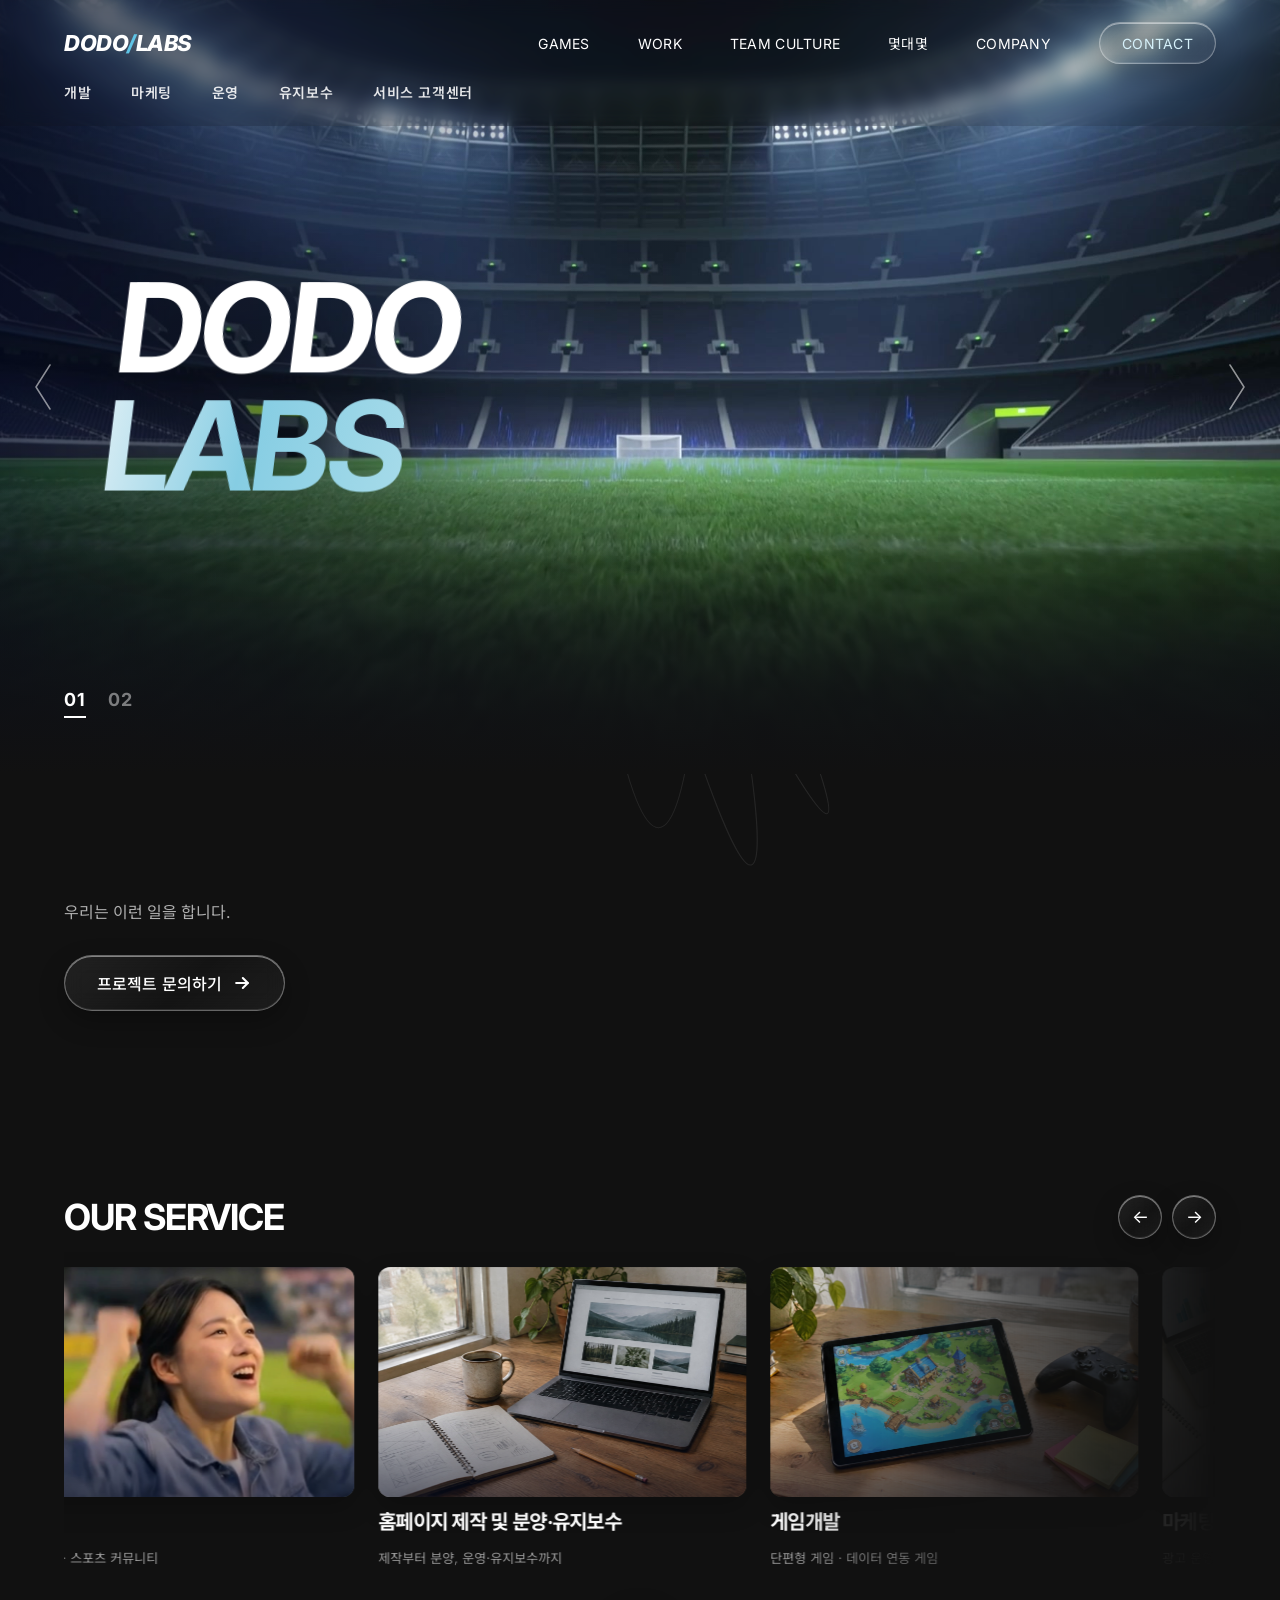
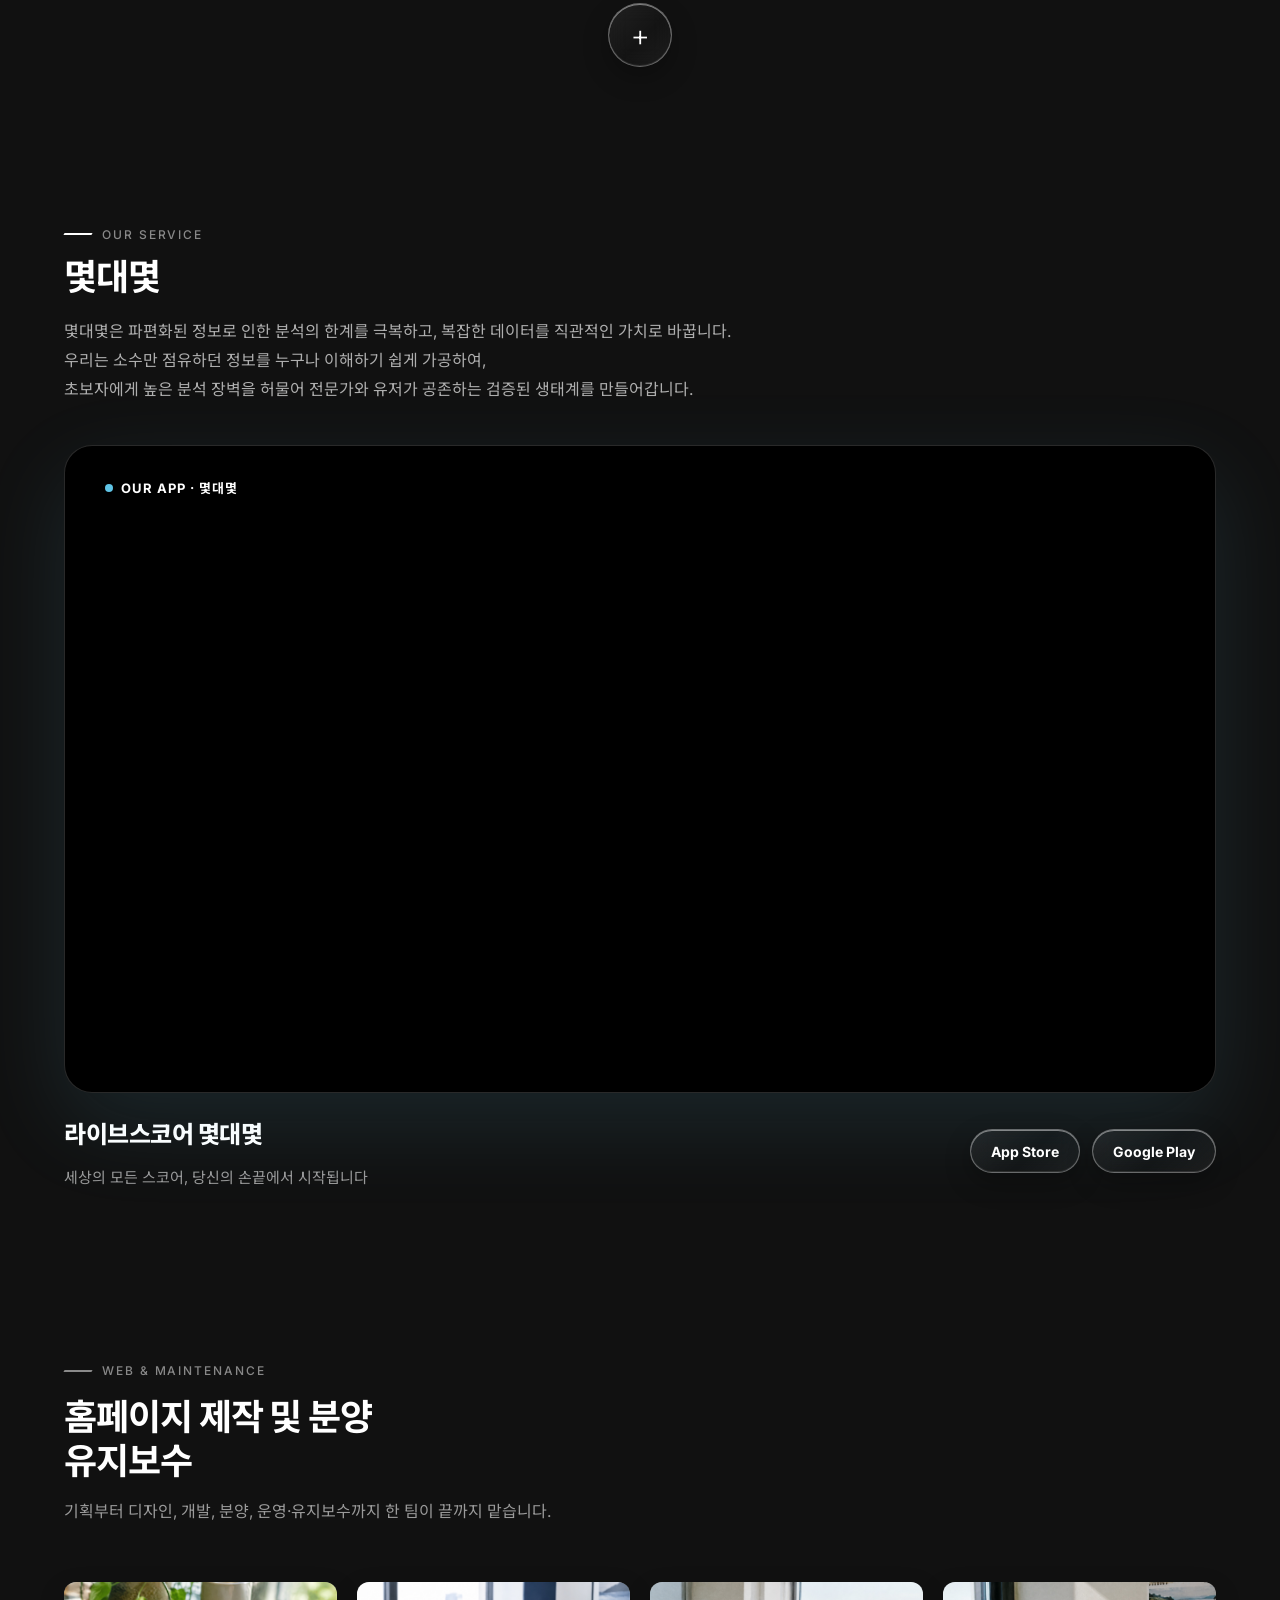
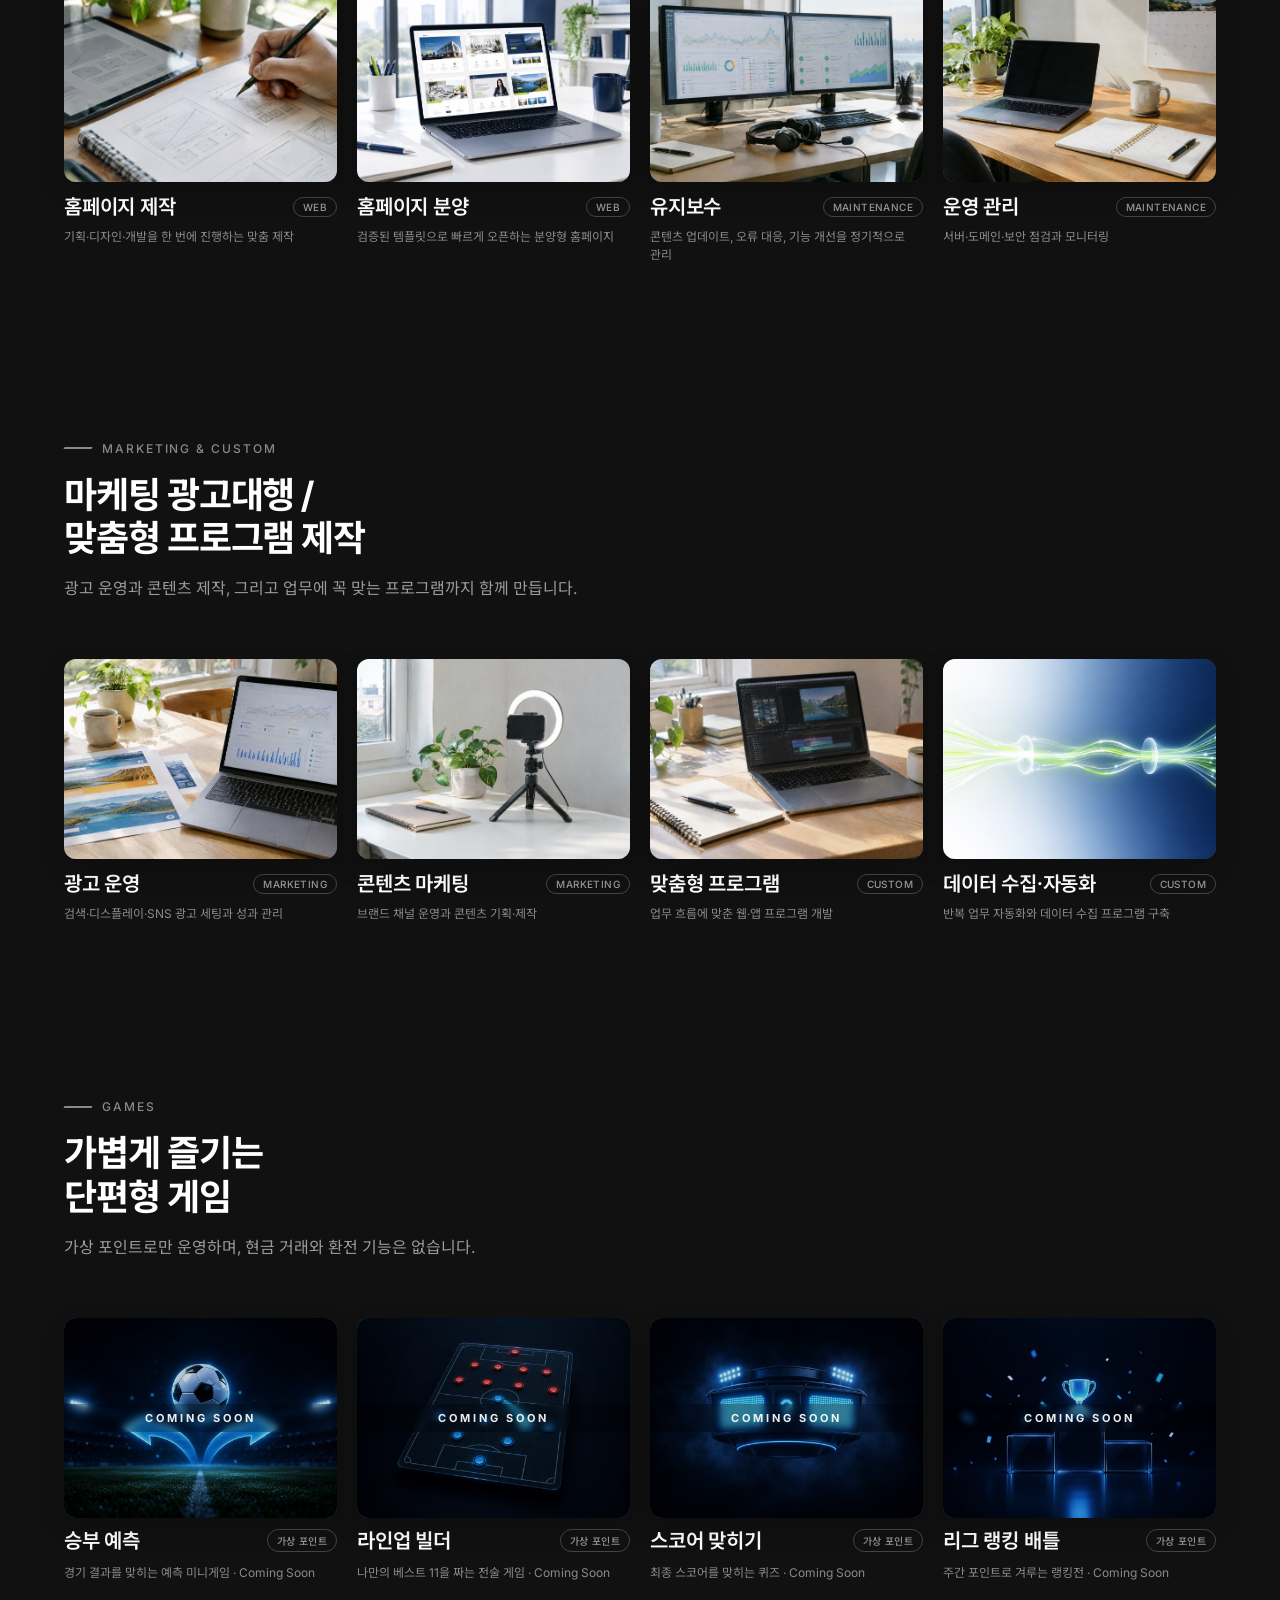
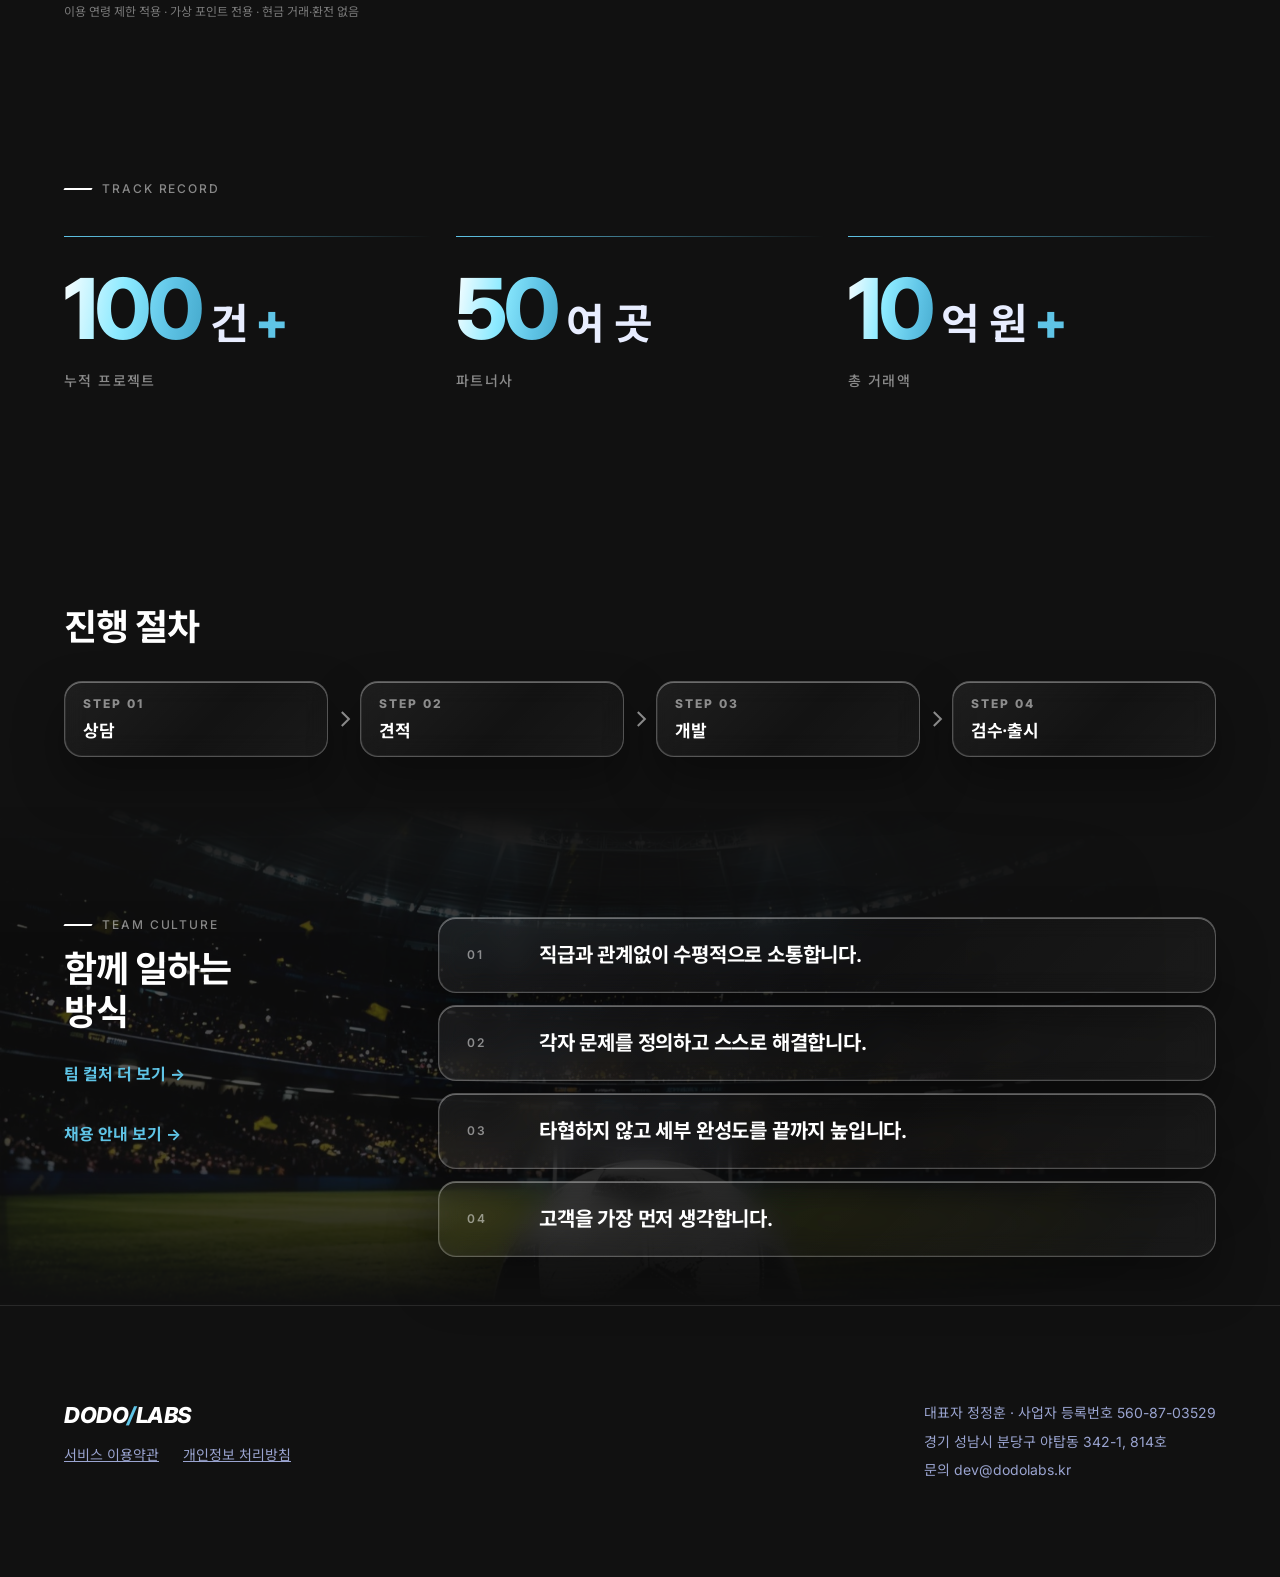
<file: index.html>
<!doctype html>
<html lang="ko">
<head>
<meta charset="utf-8">
<meta http-equiv="Cache-Control" content="no-cache, no-store, must-revalidate">
<meta http-equiv="Pragma" content="no-cache">
<meta http-equiv="Expires" content="0">
<meta name="viewport" content="width=device-width, initial-scale=1">
<title>도도랩스 | 데이터에서 서비스까지</title>
<meta name="description" content="스포츠 데이터 가공, 홈페이지 제작, 유지보수, 마케팅·광고 대행, 게임 개발을 한 팀으로 맡는 IT 회사 도도랩스.">
<link rel="preconnect" href="https://fonts.googleapis.com">
<link rel="preconnect" href="https://fonts.gstatic.com" crossorigin>
<link href="https://fonts.googleapis.com/css2?family=Inter:ital,wght@0,400;0,500;0,600;0,700;0,800;1,800;1,900&family=Noto+Sans+KR:wght@400;500;700;900&display=swap&family=Nanum+Myeongjo:wght@400;700&display=swap" rel="stylesheet">
<link rel="icon" href="data:,">
<link rel="stylesheet" href="./styles.css?v=132">
<style id="who-tiles">
/* 진입부 4칸 배경 이미지: 외부 CSS 상대경로가 안 먹는 호스팅(아티팩트) 대비 문서 안에 직접 지정 */
.quads .quad.q1{background-image:url(assets/who/orig_bw1.jpg)!important;background-position:center 55%!important}
.quads .quad.q2{background-image:url(assets/who/orig_bw2.jpg)!important;background-position:center 50%!important}
.quads .quad.q3{background-image:url(assets/who/bw3.jpg)!important;background-position:43% 50%!important}
.quads .quad.q4{background-image:url(assets/who/orig_bw4.jpg)!important;background-position:center 55%!important}
.quads.is-open .quad.q1.is-on{background-image:url(assets/who/wide1.jpg)!important;background-position:center 50%!important}
.quads.is-open .quad.q2.is-on{background-image:url(assets/who/wide2.jpg)!important;background-position:center 50%!important}
.quads.is-open .quad.q3.is-on{background-image:url(assets/who/wide3.jpg)!important;background-position:center 50%!important}
.quads.is-open .quad.q4.is-on{background-image:url(assets/who/wide4.jpg)!important;background-position:center 50%!important}
</style>
</head>
<body>
<canvas id="bg-lines" aria-hidden="true"></canvas>
<div id="top" class="page">

<header class="site-header">
  <div class="wrap header-row">
    <a href="./index.html" class="logo">DODO<span class="accent">/</span>LABS</a>
    <nav aria-label="주요 메뉴" class="nav">
      <a href="./index.html#games">GAMES</a>
      <a href="./index.html#numbers">WORK</a>
      <a href="./team.html">TEAM CULTURE</a>
      <a href="./mdm.html">몇대몇</a>
      <a href="./company.html">COMPANY</a>
      <a href="./contact.html" class="btn btn-sm">CONTACT</a>
    </nav>
  </div>
  <div class="wrap">
    <nav aria-label="서비스 카테고리" class="cats">
      <a href="./develop.html">개발</a>
      <a href="./marketing.html">마케팅</a>
      <a href="./operation.html">운영</a>
      <a href="./maintenance.html">유지보수</a>
      <a href="./contact.html">서비스 고객센터</a>
    </nav>
  </div>
</header>

<main>
<section id="entry" class="entry" aria-label="메인 비주얼">
  <div class="entry-media">
    <video class="entry-video" src="./assets/hero.mp4?v=5" poster="./assets/hero_poster.jpg?v=5" autoplay muted loop playsinline preload="auto" aria-label="도도랩스 서비스 소개 영상"></video>
    <div class="quads" aria-label="우리가 누구냐 이미지 분할">
      <div class="curtain" aria-hidden="true"></div>
      <div class="quad q1"><span class="qn">01</span><div class="qcopy"><p class="eq-q">회의에서 이게 된다고?</p><p class="eq-a grad">됩니다</p></div></div>
      <div class="quad q2"><span class="qn">02</span><div class="qcopy"><p class="eq-q">인터넷이 끊기면?</p><p class="eq-a grad">핫스팟을 킵니다</p></div></div>
      <div class="quad q3"><span class="qn">03</span><div class="qcopy"><p class="eq-q">새벽에 경기를 하면?</p><p class="eq-a grad">안잡니다</p></div></div>
      <div class="quad q4"><span class="qn">04</span><div class="qcopy"><p class="eq-q">히터가 고장나면?</p><p class="eq-a grad">침낭에 들어가서라도 만듭니다</p></div></div>
    </div>
  </div>
  <div class="entry-shade" aria-hidden="true"></div>
  <button type="button" class="entry-arrow prev" data-dir="-1" aria-label="이전 화면"><svg width="28" height="56" viewBox="0 0 28 56" fill="none" stroke="currentColor" stroke-width="1.5" stroke-linecap="round" stroke-linejoin="round" aria-hidden="true"><path d="M20 6 6 28l14 22"></path></svg></button>
  <button type="button" class="entry-arrow next" data-dir="1" aria-label="다음 화면"><svg width="28" height="56" viewBox="0 0 28 56" fill="none" stroke="currentColor" stroke-width="1.5" stroke-linecap="round" stroke-linejoin="round" aria-hidden="true"><path d="M8 6l14 22L8 50"></path></svg></button>
  <div class="wrap entry-feel">
    <p class="feel feel-1">DODO<br><span class="grad">LABS</span></p>
    <p class="feel feel-2">Who are <span class="grad">we?</span></p>
  </div>
  <div class="wrap entry-bottom">
    <div class="entry-index" aria-label="화면 순서"><span class="on" data-i="1">01</span><span data-i="2">02</span></div>
  </div>
</section>

<section id="intro" class="section section-intro">
  <div class="wrap intro-stack">
    <p class="lead">우리는 이런 일을 합니다.</p>
      <a href="./contact.html" class="btn btn-lg">프로젝트 문의하기
        <svg width="20" height="20" viewBox="0 0 24 24" fill="none" stroke="currentColor" stroke-width="2.5" stroke-linecap="round" stroke-linejoin="round" aria-hidden="true"><path d="M5 12h14"></path><path d="M13 6l6 6-6 6"></path></svg>
      </a>
  </div>
</section>

<section id="services" class="section section-services" aria-label="서비스">
  <div class="wrap">
    <div class="sec-head">
      <h2 class="h2">OUR SERVICE</h2>
      <div class="sec-arrows">
        <button type="button" data-dir="-1" aria-label="이전">&#8592;</button>
        <button type="button" data-dir="1" aria-label="다음">&#8594;</button>
      </div>
    </div>
    <div class="svc-viewport">
      <ul class="svc-track">
        <li class="svc"><a href="#mdm"><div class="svc-img has-img"><img src="./assets/svc_mdm.jpg" alt="몇대몇 앱"></div><p class="svc-title">몇대몇</p><p class="svc-sub">라이브스코어 · 스포츠 커뮤니티</p></a></li>
        <li class="svc"><a href="#web"><div class="svc-img has-img"><img src="./assets/cards/carousel_web.jpg" alt=""></div><p class="svc-title">홈페이지 제작 및 분양·유지보수</p><p class="svc-sub">제작부터 분양, 운영·유지보수까지</p></a></li>
        <li class="svc"><a href="#games"><div class="svc-img has-img"><img src="./assets/cards/carousel_game.jpg" alt=""></div><p class="svc-title">게임개발</p><p class="svc-sub">단편형 게임 · 데이터 연동 게임</p></a></li>
        <li class="svc"><a href="#marketing"><div class="svc-img has-img"><img src="./assets/cards/carousel_mkt.jpg" alt=""></div><p class="svc-title">마케팅 광고대행</p><p class="svc-sub">광고 운영 · 콘텐츠 · 채널 관리</p></a></li>
        <li class="svc"><a href="#marketing"><div class="svc-img has-img"><img src="./assets/cards/carousel_dev.jpg" alt=""></div><p class="svc-title">맞춤형 프로그램 제작</p><p class="svc-sub">업무 자동화 · 데이터 수집 프로그램</p></a></li>
        <li class="svc is-dup" aria-hidden="true"><a tabindex="-1" href="#mdm"><div class="svc-img has-img"><img src="./assets/svc_mdm.jpg" alt="몇대몇 앱"></div><p class="svc-title">몇대몇</p><p class="svc-sub">라이브스코어 · 스포츠 커뮤니티</p></a></li>
        <li class="svc is-dup" aria-hidden="true"><a tabindex="-1" href="#web"><div class="svc-img has-img"><img src="./assets/cards/carousel_web.jpg" alt=""></div><p class="svc-title">홈페이지 제작 및 분양·유지보수</p><p class="svc-sub">제작부터 분양, 운영·유지보수까지</p></a></li>
        <li class="svc is-dup" aria-hidden="true"><a tabindex="-1" href="#games"><div class="svc-img has-img"><img src="./assets/cards/carousel_game.jpg" alt=""></div><p class="svc-title">게임개발</p><p class="svc-sub">단편형 게임 · 데이터 연동 게임</p></a></li>
        <li class="svc is-dup" aria-hidden="true"><a tabindex="-1" href="#marketing"><div class="svc-img has-img"><img src="./assets/cards/carousel_mkt.jpg" alt=""></div><p class="svc-title">마케팅 광고대행</p><p class="svc-sub">광고 운영 · 콘텐츠 · 채널 관리</p></a></li>
        <li class="svc is-dup" aria-hidden="true"><a tabindex="-1" href="#marketing"><div class="svc-img has-img"><img src="./assets/cards/carousel_dev.jpg" alt=""></div><p class="svc-title">맞춤형 프로그램 제작</p><p class="svc-sub">업무 자동화 · 데이터 수집 프로그램</p></a></li>
      </ul>
    </div>
    <div class="svc-more"><a href="./contact.html" class="plus" aria-label="서비스 더 보기">+</a></div>
  </div>
</section>

<section id="mdm" class="section section-mdm">
  <div class="wrap stack-20">
    <div class="label">OUR SERVICE</div>
    <h2 class="h2">몇대몇</h2>
    <p class="lead mdm-desc">몇대몇은 파편화된 정보로 인한 분석의 한계를 극복하고, 복잡한 데이터를 직관적인 가치로 바꿉니다.<br>우리는 소수만 점유하던 정보를 누구나 이해하기 쉽게 가공하여,<br>초보자에게 높은 분석 장벽을 허물어 전문가와 유저가 공존하는 검증된 생태계를 만들어갑니다.</p>
    <div class="video-frame mdm-video">
      <video src="./assets/mdm_typo.mp4" autoplay muted loop playsinline preload="auto" aria-label="몇대몇 소개 영상"></video>
      <div class="video-badge"><span class="dot"></span>OUR APP · 몇대몇</div>
    </div>
    <div class="mdm-meta">
      <div class="stack-16">
        <p class="mdm-name">라이브스코어 몇대몇</p>
        <p class="mdm-line">세상의 모든 스코어, 당신의 손끝에서 시작됩니다</p>
      </div>
      <div class="store-links">
        <a href="https://apps.apple.com/kr/app/id6473887510" target="_blank" rel="noopener">App Store</a>
        <a href="https://play.google.com/store/apps/details?id=com.vsscore.vs_score_app" target="_blank" rel="noopener">Google Play</a>
      </div>
    </div>
  </div>
</section>

<section id="web" class="section section-svc">
  <div class="wrap">
    <div class="svc-head">
      <div class="label">WEB &amp; MAINTENANCE</div>
      <h2 class="h2 h2-xl">홈페이지 제작 및 분양<br><span class="grad">유지보수</span></h2>
      <p class="lead">기획부터 디자인, 개발, 분양, 운영·유지보수까지 한 팀이 끝까지 맡습니다.</p>
    </div>
    <div class="games">
      <article class="game">
        <div class="game-img"><img src="./assets/cards/sec_web_build.jpg" alt=""><ul class="worklist" aria-label="작업 목록"><li class="wl-head">WORKS</li><li><span class="wl-name">병원·클리닉 홈페이지</span><span class="wl-meta">신규 구축</span></li><li><span class="wl-name">프랜차이즈 본사 브랜드 사이트</span><span class="wl-meta">리뉴얼</span></li><li><span class="wl-name">스포츠 데이터 서비스 랜딩</span><span class="wl-meta">신규 구축</span></li><li><span class="wl-name">제조·B2B 기업 소개 사이트</span><span class="wl-meta">리뉴얼</span></li><li><span class="wl-name">교육·학원 모집 페이지</span><span class="wl-meta">신규 구축</span></li></ul></div>
        <div class="game-head"><h3>홈페이지 제작</h3><span class="tag">WEB</span></div>
        <p>기획·디자인·개발을 한 번에 진행하는 맞춤 제작</p>
      </article>
      <article class="game">
        <div class="game-img"><img src="./assets/cards/sec_web_template.jpg" alt=""><ul class="worklist" aria-label="작업 목록"><li class="wl-head">WORKS</li><li><span class="wl-name">소상공인 분양형 홈페이지</span><span class="wl-meta">템플릿</span></li><li><span class="wl-name">병원·의원 분양형 사이트</span><span class="wl-meta">템플릿</span></li><li><span class="wl-name">부동산·공인중개 사이트</span><span class="wl-meta">템플릿</span></li><li><span class="wl-name">학원·교습소 안내 사이트</span><span class="wl-meta">템플릿</span></li><li><span class="wl-name">카페·식당 예약 페이지</span><span class="wl-meta">템플릿</span></li></ul></div>
        <div class="game-head"><h3>홈페이지 분양</h3><span class="tag">WEB</span></div>
        <p>검증된 템플릿으로 빠르게 오픈하는 분양형 홈페이지</p>
      </article>
      <article class="game">
        <div class="game-img"><img src="./assets/cards/sec_maint.jpg" alt=""><ul class="worklist" aria-label="작업 목록"><li class="wl-head">WORKS</li><li><span class="wl-name">콘텐츠·공지 정기 업데이트</span><span class="wl-meta">월 단위</span></li><li><span class="wl-name">오류 대응·버그 수정</span><span class="wl-meta">상시</span></li><li><span class="wl-name">기능 추가·화면 개선</span><span class="wl-meta">요청 단위</span></li><li><span class="wl-name">속도·접근성 점검</span><span class="wl-meta">분기</span></li><li><span class="wl-name">CMS·플러그인 업데이트</span><span class="wl-meta">상시</span></li></ul></div>
        <div class="game-head"><h3>유지보수</h3><span class="tag">MAINTENANCE</span></div>
        <p>콘텐츠 업데이트, 오류 대응, 기능 개선을 정기적으로 관리</p>
      </article>
      <article class="game">
        <div class="game-img"><img src="./assets/cards/sec_ops.jpg" alt=""><ul class="worklist" aria-label="작업 목록"><li class="wl-head">WORKS</li><li><span class="wl-name">서버·호스팅 운영 관리</span><span class="wl-meta">상시</span></li><li><span class="wl-name">도메인·SSL 갱신 관리</span><span class="wl-meta">연 단위</span></li><li><span class="wl-name">보안 점검·백업</span><span class="wl-meta">월 단위</span></li><li><span class="wl-name">트래픽·장애 모니터링</span><span class="wl-meta">상시</span></li><li><span class="wl-name">접속 통계 리포트</span><span class="wl-meta">월 단위</span></li></ul></div>
        <div class="game-head"><h3>운영 관리</h3><span class="tag">MAINTENANCE</span></div>
        <p>서버·도메인·보안 점검과 모니터링</p>
      </article>
    </div>
  </div>
</section>

<section id="marketing" class="section section-svc">
  <div class="wrap">
    <div class="svc-head">
      <div class="label">MARKETING &amp; CUSTOM</div>
      <h2 class="h2 h2-xl">마케팅 광고대행 /<br><span class="grad">맞춤형 프로그램 제작</span></h2>
      <p class="lead">광고 운영과 콘텐츠 제작, 그리고 업무에 꼭 맞는 프로그램까지 함께 만듭니다.</p>
    </div>
    <div class="games">
      <article class="game">
        <div class="game-img"><img src="./assets/cards/sec_ad.jpg" alt=""><ul class="worklist" aria-label="작업 목록"><li class="wl-head">WORKS</li><li><span class="wl-name">검색 광고 운영</span><span class="wl-meta">네이버·구글</span></li><li><span class="wl-name">디스플레이 배너 광고</span><span class="wl-meta">GDN·카카오</span></li><li><span class="wl-name">SNS 퍼포먼스 광고</span><span class="wl-meta">메타·인스타</span></li><li><span class="wl-name">앱 설치 캠페인</span><span class="wl-meta">스토어 연동</span></li><li><span class="wl-name">랜딩·소재 A/B 테스트</span><span class="wl-meta">성과 리포트</span></li></ul></div>
        <div class="game-head"><h3>광고 운영</h3><span class="tag">MARKETING</span></div>
        <p>검색·디스플레이·SNS 광고 세팅과 성과 관리</p>
      </article>
      <article class="game">
        <div class="game-img"><img src="./assets/cards/sec_content.jpg" alt=""><ul class="worklist" aria-label="작업 목록"><li class="wl-head">WORKS</li><li><span class="wl-name">인스타그램 채널 운영</span><span class="wl-meta">피드·릴스</span></li><li><span class="wl-name">유튜브 쇼츠 기획·제작</span><span class="wl-meta">숏폼</span></li><li><span class="wl-name">블로그·SEO 콘텐츠</span><span class="wl-meta">검색 유입</span></li><li><span class="wl-name">브랜드 카드뉴스·배너</span><span class="wl-meta">디자인</span></li><li><span class="wl-name">스포츠 경기 하이라이트 콘텐츠</span><span class="wl-meta">데이터 연동</span></li></ul></div>
        <div class="game-head"><h3>콘텐츠 마케팅</h3><span class="tag">MARKETING</span></div>
        <p>브랜드 채널 운영과 콘텐츠 기획·제작</p>
      </article>
      <article class="game">
        <div class="game-img"><img src="./assets/cards/sec_custom.jpg" alt=""><ul class="worklist" aria-label="작업 목록"><li class="wl-head">WORKS</li><li><span class="wl-name">예약·접수 관리 웹앱</span><span class="wl-meta">맞춤 개발</span></li><li><span class="wl-name">재고·발주 관리 프로그램</span><span class="wl-meta">맞춤 개발</span></li><li><span class="wl-name">회원·포인트 관리 시스템</span><span class="wl-meta">맞춤 개발</span></li><li><span class="wl-name">관리자 대시보드</span><span class="wl-meta">데이터 시각화</span></li><li><span class="wl-name">사내 업무 자동화 툴</span><span class="wl-meta">맞춤 개발</span></li></ul></div>
        <div class="game-head"><h3>맞춤형 프로그램</h3><span class="tag">CUSTOM</span></div>
        <p>업무 흐름에 맞춘 웹·앱 프로그램 개발</p>
      </article>
      <article class="game">
        <div class="game-img"><img src="./assets/cards/sec_data.jpg" alt=""><ul class="worklist" aria-label="작업 목록"><li class="wl-head">WORKS</li><li><span class="wl-name">경기 결과·스코어 수집</span><span class="wl-meta">실시간</span></li><li><span class="wl-name">리뷰·가격 모니터링 봇</span><span class="wl-meta">자동화</span></li><li><span class="wl-name">보고서 자동 생성</span><span class="wl-meta">스케줄</span></li><li><span class="wl-name">데이터 정제·통합 파이프라인</span><span class="wl-meta">자동화</span></li><li><span class="wl-name">알림·메신저 연동</span><span class="wl-meta">자동화</span></li></ul></div>
        <div class="game-head"><h3>데이터 수집·자동화</h3><span class="tag">CUSTOM</span></div>
        <p>반복 업무 자동화와 데이터 수집 프로그램 구축</p>
      </article>
    </div>
  </div>
</section>


<section id="games" class="section section-games">
  <img class="bg-img games-bg" src="./assets/ref_blue.jpg" alt="">
  <div class="wrap rel">
    <div class="svc-head">
      <div class="label">GAMES</div>
      <h2 class="h2 h2-xl">가볍게 즐기는<br><span class="grad">단편형 게임</span></h2>
      <p class="lead">가상 포인트로만 운영하며, 현금 거래와 환전 기능은 없습니다.</p>
    </div>
    <div class="games">
      <article class="game">
        <div class="game-img soon-img"><img src="./assets/games/game1.jpg" alt=""><span class="soon-band">COMING SOON</span></div>
        <div class="game-head"><h3>승부 예측</h3><span class="tag">가상 포인트</span></div>
        <p>경기 결과를 맞히는 예측 미니게임 · Coming Soon</p>
      </article>
      <article class="game">
        <div class="game-img soon-img"><img src="./assets/games/game2.jpg" alt=""><span class="soon-band">COMING SOON</span></div>
        <div class="game-head"><h3>라인업 빌더</h3><span class="tag">가상 포인트</span></div>
        <p>나만의 베스트 11을 짜는 전술 게임 · Coming Soon</p>
      </article>
      <article class="game">
        <div class="game-img soon-img"><img src="./assets/games/game3.jpg" alt=""><span class="soon-band">COMING SOON</span></div>
        <div class="game-head"><h3>스코어 맞히기</h3><span class="tag">가상 포인트</span></div>
        <p>최종 스코어를 맞히는 퀴즈 · Coming Soon</p>
      </article>
      <article class="game">
        <div class="game-img soon-img"><img src="./assets/games/game4.jpg" alt=""><span class="soon-band">COMING SOON</span></div>
        <div class="game-head"><h3>리그 랭킹 배틀</h3><span class="tag">가상 포인트</span></div>
        <p>주간 포인트로 겨루는 랭킹전 · Coming Soon</p>
      </article>
    </div>
    <p class="note">이용 연령 제한 적용 · 가상 포인트 전용 · 현금 거래·환전 없음</p>
  </div>
</section>

<section id="numbers" class="section section-numbers">
  <div class="wrap stack-56">
    <div class="label">TRACK RECORD</div>
    <div class="numbers">
      <div class="num"><div class="num-v"><span class="grad-white">100</span><span class="num-u">건</span><span class="num-plus">+</span></div><div class="num-l">누적 프로젝트</div></div>
      <div class="num"><div class="num-v"><span class="grad-white">50</span><span class="num-u">여 곳</span></div><div class="num-l">파트너사</div></div>
      <div class="num"><div class="num-v"><span class="grad-white">10</span><span class="num-u">억 원</span><span class="num-plus">+</span></div><div class="num-l">총 거래액</div></div>
    </div>
  </div>
</section>

<section class="section section-process">
  <div class="wrap stack-40">
    <h2 class="h2">진행 절차</h2>
    <ol class="steps">
      <li><span class="step-no">STEP 01</span><span class="step-t">상담</span></li>
      <li><span class="step-no">STEP 02</span><span class="step-t">견적</span></li>
      <li><span class="step-no">STEP 03</span><span class="step-t">개발</span></li>
      <li><span class="step-no">STEP 04</span><span class="step-t">검수·출시</span></li>
    </ol>
  </div>
</section>

<section id="team" class="section section-team">
  <img class="bg-img team-bg" src="./assets/ref_poster.jpg" alt="">
  <div class="wrap team-row rel">
    <div class="team-side">
      <div class="label">TEAM CULTURE</div>
      <h2 class="h2">함께 일하는<br>방식</h2>
      <a href="./team.html" class="link">팀 컬처 더 보기 →</a>
      <a href="./contact.html" class="link">채용 안내 보기 →</a>
    </div>
    <ul class="culture">
      <li><span class="culture-no">01</span><p>직급과 관계없이 수평적으로 소통합니다.</p></li>
      <li><span class="culture-no">02</span><p>각자 문제를 정의하고 스스로 해결합니다.</p></li>
      <li><span class="culture-no">03</span><p>타협하지 않고 세부 완성도를 끝까지 높입니다.</p></li>
      <li><span class="culture-no">04</span><p>고객을 가장 먼저 생각합니다.</p></li>
    </ul>
  </div>
</section>

</main>

<footer class="site-footer">
  <div class="wrap footer-row">
    <div class="stack-16">
      <div class="logo">DODO<span class="accent">/</span>LABS</div>
      <div class="footer-links"><a href="#top">서비스 이용약관</a><a href="#top">개인정보 처리방침</a></div>
    </div>
    <div class="company">
      <div>대표자 정정훈 · 사업자 등록번호 560-87-03529</div>
      <div>경기 성남시 분당구 야탑동 342-1, 814호</div>
      <div>문의 dev@dodolabs.kr</div>
    </div>
  </div>
</footer>

</div>
<script src="./main.js?v=55"></script>
</body>
</html>
</file>
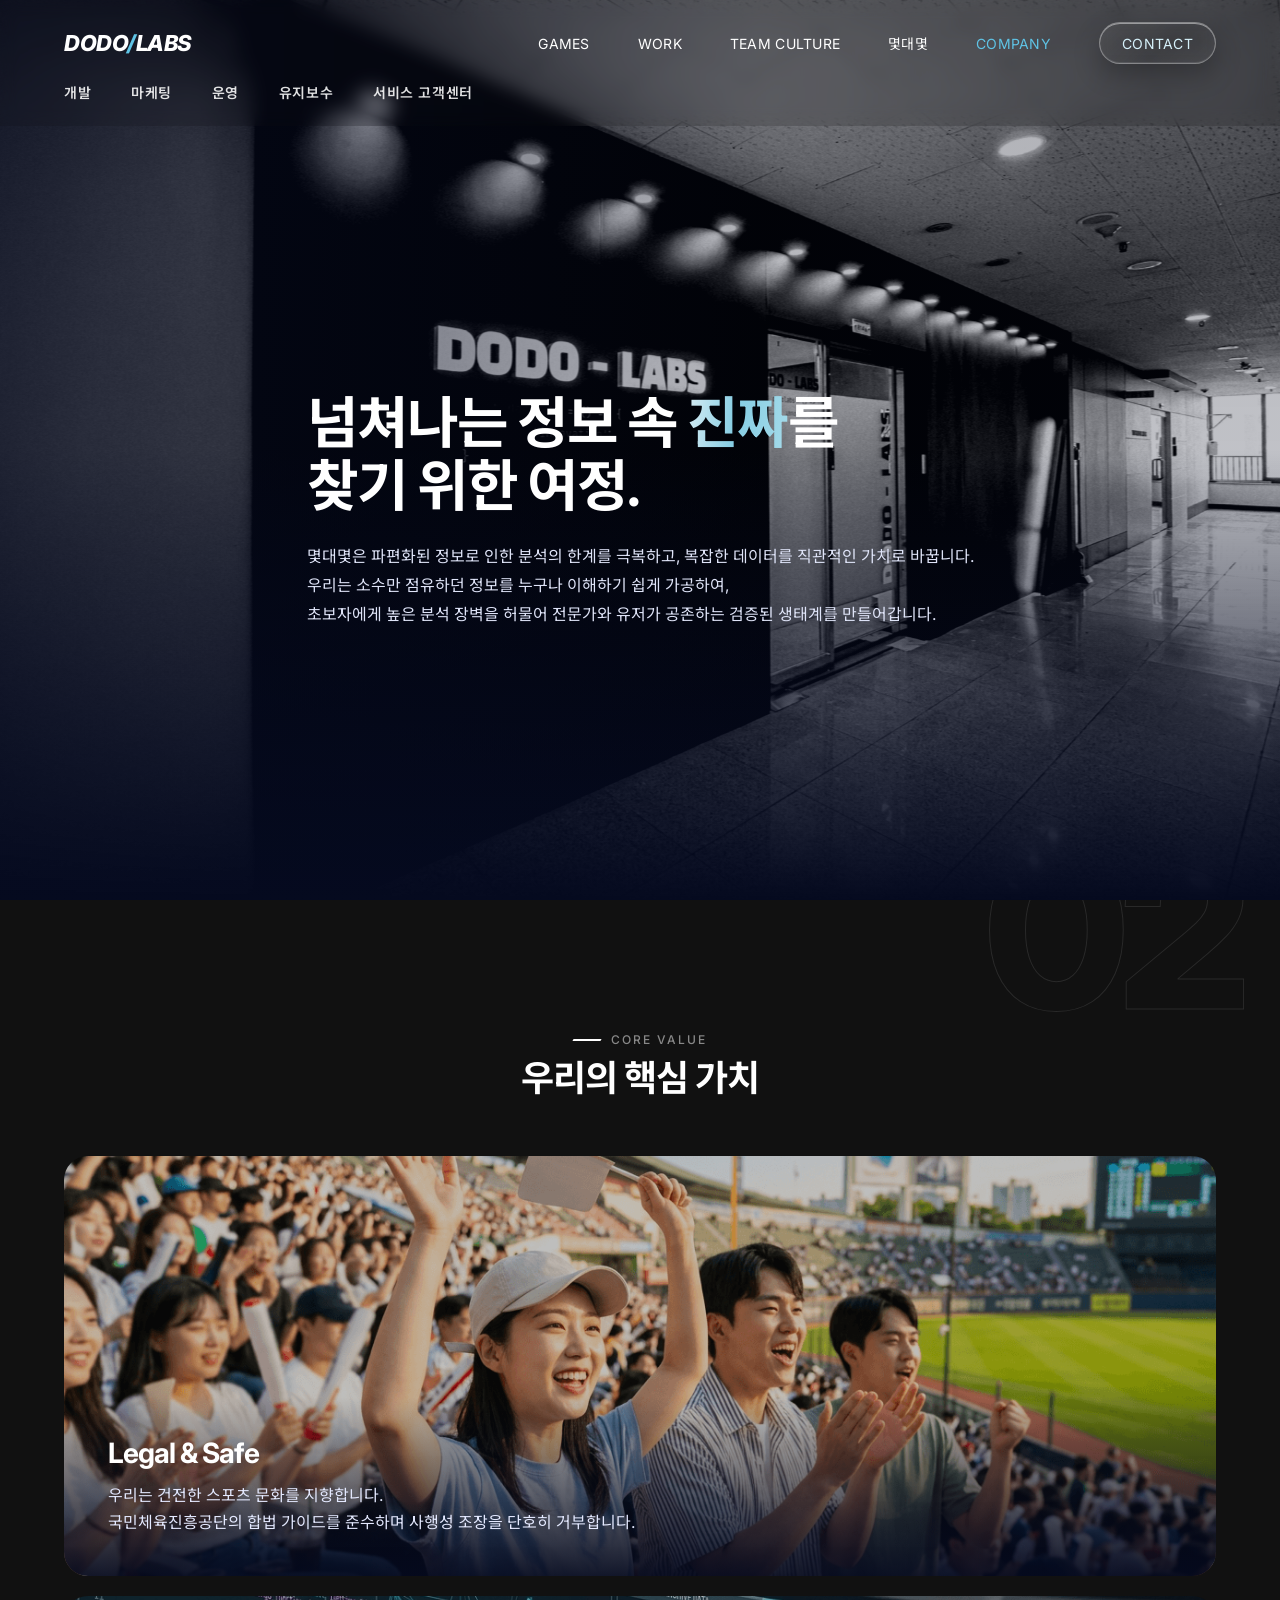
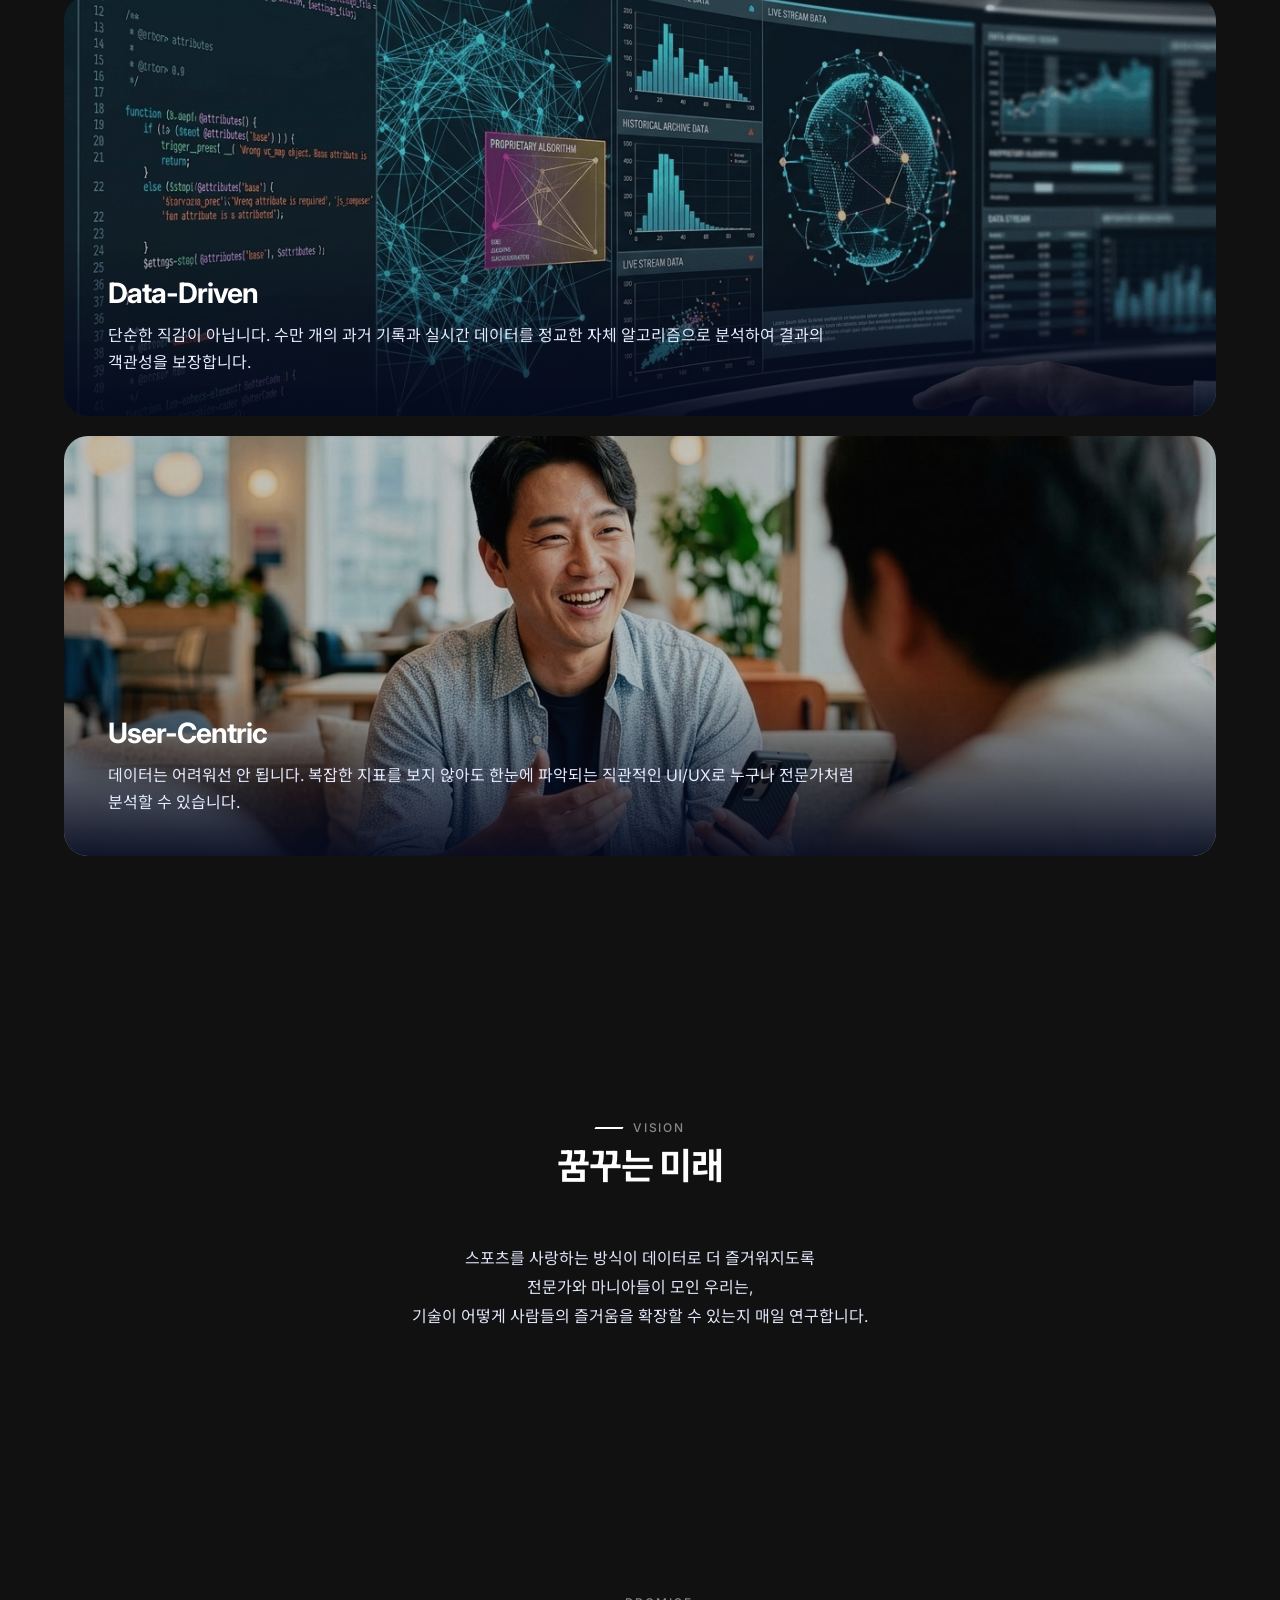
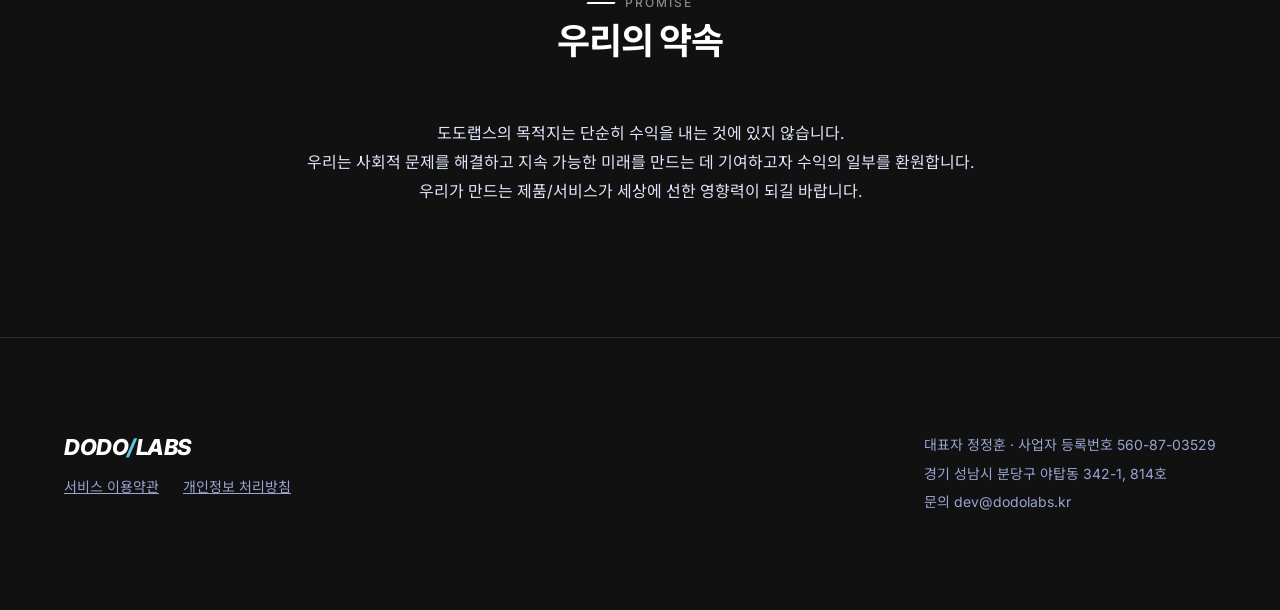
<file: company.html>
<!doctype html>
<html lang="ko">
<head>
<meta charset="utf-8">
<meta http-equiv="Cache-Control" content="no-cache, no-store, must-revalidate">
<meta http-equiv="Pragma" content="no-cache">
<meta http-equiv="Expires" content="0">
<meta name="viewport" content="width=device-width, initial-scale=1">
<title>회사 소개 | 도도랩스</title>
<meta name="description" content="넘쳐나는 정보 속 진짜를 찾기 위한 여정. 도도랩스 회사 소개">
<link rel="preconnect" href="https://fonts.googleapis.com">
<link rel="preconnect" href="https://fonts.gstatic.com" crossorigin>
<link href="https://fonts.googleapis.com/css2?family=Inter:ital,wght@0,400;0,500;0,600;0,700;0,800;1,800;1,900&family=Noto+Sans+KR:wght@400;500;700;900&display=swap" rel="stylesheet">
<link rel="icon" href="data:,">
<link rel="stylesheet" href="./styles.css?v=132">
</head>
<body>
<canvas id="bg-lines" aria-hidden="true"></canvas>
<div id="top" class="page">
<header class="site-header">
  <div class="wrap header-row">
    <a href="./index.html" class="logo">DODO<span class="accent">/</span>LABS</a>
    <nav aria-label="주요 메뉴" class="nav">
      <a href="./index.html#games">GAMES</a>
      <a href="./index.html#numbers">WORK</a>
      <a href="./team.html">TEAM CULTURE</a>
      <a href="./mdm.html">몇대몇</a>
      <a href="./company.html" class="is-active" aria-current="page">COMPANY</a>
      <a href="./contact.html" class="btn btn-sm">CONTACT</a>
    </nav>
  </div>
  <div class="wrap">
    <nav aria-label="서비스 카테고리" class="cats">
      <a href="./develop.html">개발</a>
      <a href="./marketing.html">마케팅</a>
      <a href="./operation.html">운영</a>
      <a href="./maintenance.html">유지보수</a>
      <a href="./contact.html">서비스 고객센터</a>
    </nav>
  </div>
</header>
<main>
<section class="pg-hero">
  <img class="pg-hero-img" src="./assets/company/hero.jpg" alt="">
  <div class="pg-hero-shade" aria-hidden="true"></div>
  <div class="wrap pg-hero-copy">
    <h1 class="pg-h1">넘쳐나는 정보 속 <span class="grad">진짜</span>를<br>찾기 위한 여정.</h1>
    <p class="pg-lead">몇대몇은 파편화된 정보로 인한 분석의 한계를 극복하고, 복잡한 데이터를 직관적인 가치로 바꿉니다.<br>우리는 소수만 점유하던 정보를 누구나 이해하기 쉽게 가공하여,<br>초보자에게 높은 분석 장벽을 허물어 전문가와 유저가 공존하는 검증된 생태계를 만들어갑니다.</p>
  </div>
</section>

<section class="pg-sec">
  <div class="wrap">
    <div class="c-head"><div class="label">Core Value</div><h2 class="h2">우리의 핵심 가치</h2></div>
    <div class="value-list">
      <article class="value"><img src="./assets/company/legal.png" alt=""><div class="value-copy"><h3>Legal &amp; Safe</h3><p>우리는 건전한 스포츠 문화를 지향합니다.<br>국민체육진흥공단의 합법 가이드를 준수하며 사행성 조장을 단호히 거부합니다.</p></div></article>
      <article class="value"><img src="./assets/company/data.png" alt=""><div class="value-copy"><h3>Data-Driven</h3><p>단순한 직감이 아닙니다. 수만 개의 과거 기록과 실시간 데이터를 정교한 자체 알고리즘으로 분석하여 결과의 객관성을 보장합니다.</p></div></article>
      <article class="value"><img src="./assets/company/user.jpg" alt=""><div class="value-copy"><h3>User-Centric</h3><p>데이터는 어려워선 안 됩니다. 복잡한 지표를 보지 않아도 한눈에 파악되는 직관적인 UI/UX로 누구나 전문가처럼 분석할 수 있습니다.</p></div></article>
    </div>
  </div>
</section>

<section class="pg-sec">
  <div class="wrap">
    <div class="c-head"><div class="label">Vision</div><h2 class="h2">꿈꾸는 미래</h2></div>
    <p class="c-text">스포츠를 사랑하는 방식이 데이터로 더 즐거워지도록<br>전문가와 마니아들이 모인 우리는,<br>기술이 어떻게 사람들의 즐거움을 확장할 수 있는지 매일 연구합니다.</p>
  </div>
</section>

<section class="pg-sec pg-sec-last">
  <div class="wrap">
    <div class="c-head"><div class="label">Promise</div><h2 class="h2">우리의 약속</h2></div>
    <p class="c-text">도도랩스의 목적지는 단순히 수익을 내는 것에 있지 않습니다.<br>우리는 사회적 문제를 해결하고 지속 가능한 미래를 만드는 데 기여하고자 수익의 일부를 환원합니다.<br>우리가 만드는 제품/서비스가 세상에 선한 영향력이 되길 바랍니다.</p>
  </div>
</section>

</main>
<footer class="site-footer">
  <div class="wrap footer-row">
    <div class="stack-16">
      <div class="logo">DODO<span class="accent">/</span>LABS</div>
      <div class="footer-links"><a href="https://helix-chameleon-602.notion.site/505bd89783da40f6a2349757e0cff05e" target="_blank" rel="noopener">서비스 이용약관</a><a href="https://helix-chameleon-602.notion.site/e4c6392d28154241bee6c26fed3594d7?pvs=4" target="_blank" rel="noopener">개인정보 처리방침</a></div>
    </div>
    <div class="company">
      <div>대표자 정정훈 · 사업자 등록번호 560-87-03529</div>
      <div>경기 성남시 분당구 야탑동 342-1, 814호</div>
      <div>문의 dev@dodolabs.kr</div>
    </div>
  </div>
</footer>
</div>
<script src="./motion.js?v=41"></script>
<script src="./depth.js?v=1"></script>
<script src="./bg-lines.js?v=3"></script>
</body>
</html>
</file>
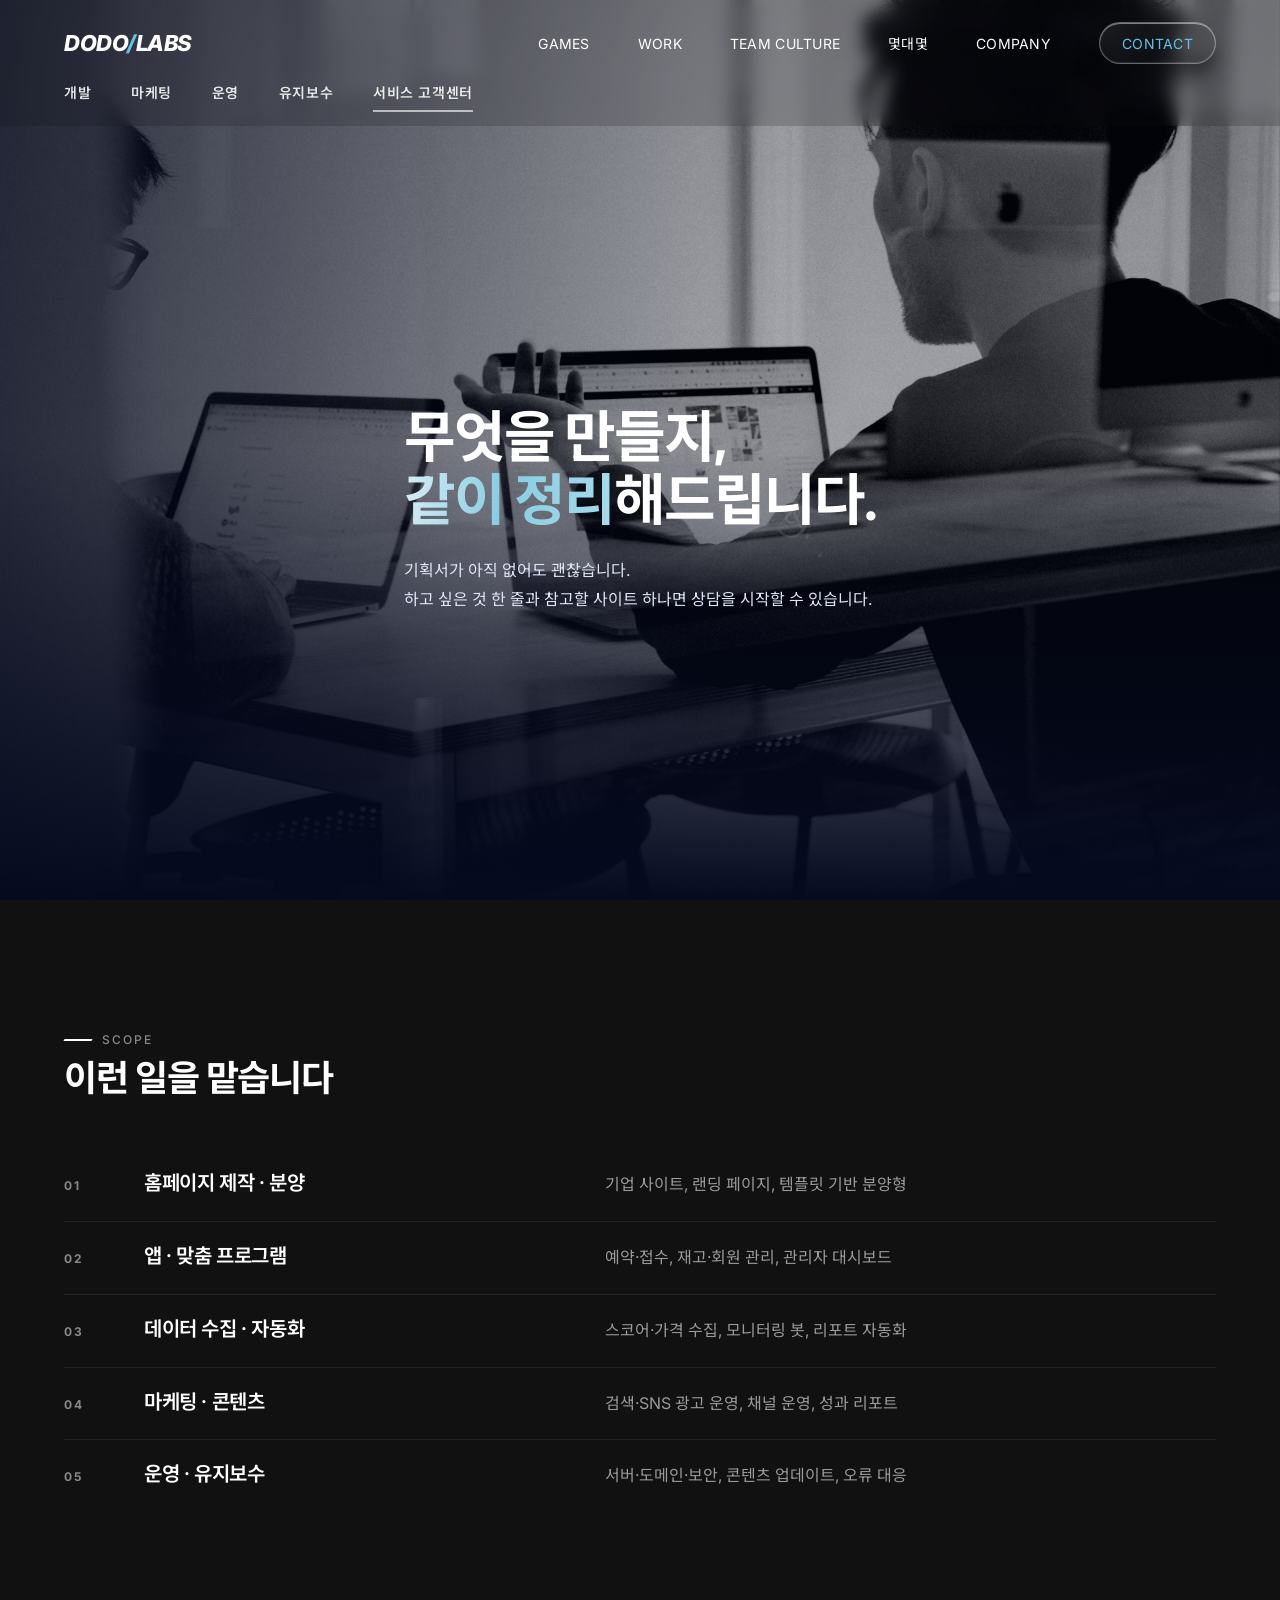
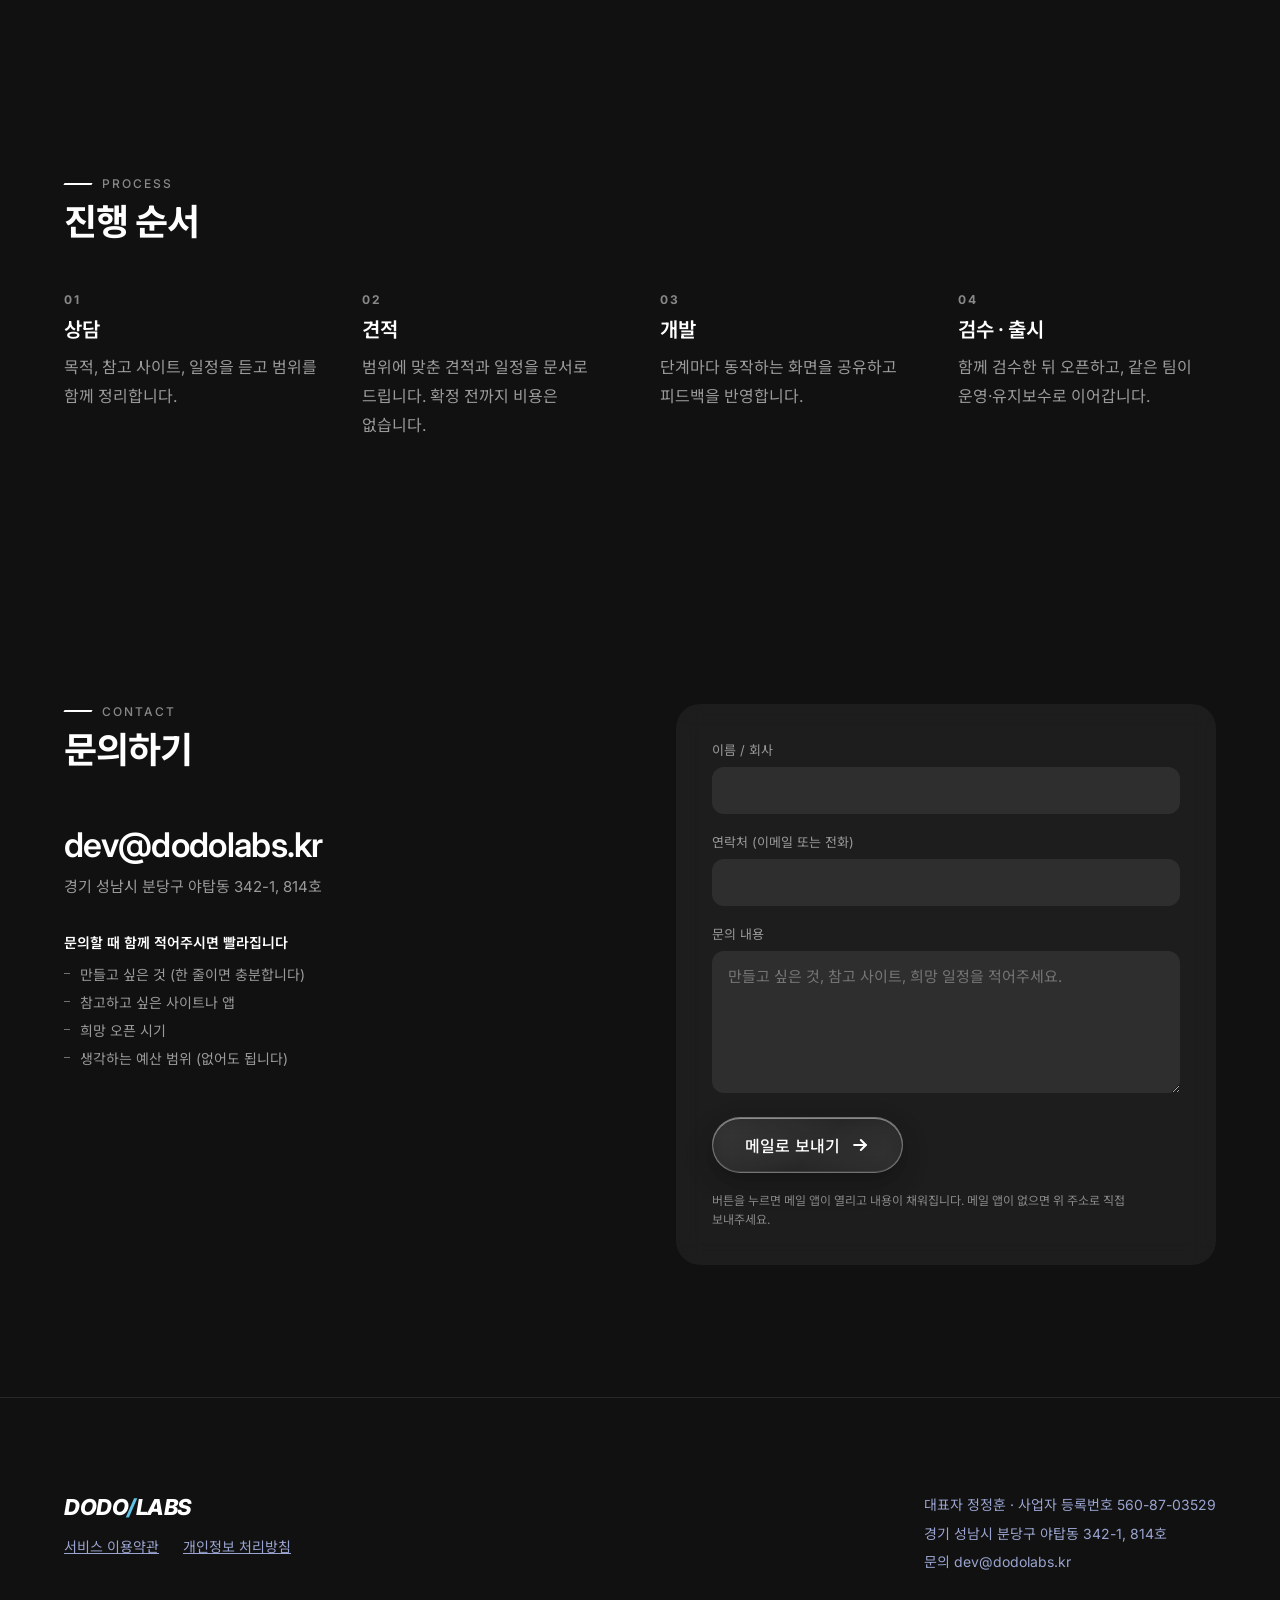
<file: contact.html>
<!doctype html>
<html lang="ko">
<head>
<meta charset="utf-8">
<meta http-equiv="Cache-Control" content="no-cache, no-store, must-revalidate">
<meta http-equiv="Pragma" content="no-cache">
<meta http-equiv="Expires" content="0">
<meta name="viewport" content="width=device-width, initial-scale=1">
<title>외주 개발 문의 | 도도랩스</title>
<meta name="description" content="아이디어를 현실로, 믿을 수 있는 개발 파트너. 도도랩스 외주 개발 문의">
<link rel="preconnect" href="https://fonts.googleapis.com">
<link rel="preconnect" href="https://fonts.gstatic.com" crossorigin>
<link href="https://fonts.googleapis.com/css2?family=Inter:ital,wght@0,400;0,500;0,600;0,700;0,800;1,800;1,900&family=Noto+Sans+KR:wght@400;500;700;900&display=swap" rel="stylesheet">
<link rel="icon" href="data:,">
<link rel="stylesheet" href="./styles.css?v=132">
</head>
<body>
<div id="top" class="page">
<header class="site-header">
  <div class="wrap header-row">
    <a href="./index.html" class="logo">DODO<span class="accent">/</span>LABS</a>
    <nav aria-label="주요 메뉴" class="nav">
      <a href="./index.html#games">GAMES</a>
      <a href="./index.html#numbers">WORK</a>
      <a href="./team.html">TEAM CULTURE</a>
      <a href="./mdm.html">몇대몇</a>
      <a href="./company.html">COMPANY</a>
      <a href="./contact.html" class="btn btn-sm is-active">CONTACT</a>
    </nav>
  </div>
  <div class="wrap">
    <nav aria-label="서비스 카테고리" class="cats">
      <a href="./develop.html">개발</a>
      <a href="./marketing.html">마케팅</a>
      <a href="./operation.html">운영</a>
      <a href="./maintenance.html">유지보수</a>
      <a href="./contact.html" class="is-active" aria-current="page">서비스 고객센터</a>
    </nav>
  </div>
</header>
<main>
<section class="pg-hero ct-hero">
  <img class="pg-hero-img" src="./assets/contact/hero.jpg" alt="">
  <div class="pg-hero-shade" aria-hidden="true"></div>
  <div class="wrap pg-hero-copy">
    <h1 class="pg-h1">무엇을 만들지,<br><span class="grad">같이 정리</span>해드립니다.</h1>
    <p class="pg-lead">기획서가 아직 없어도 괜찮습니다.<br>하고 싶은 것 한 줄과 참고할 사이트 하나면 상담을 시작할 수 있습니다.</p>
  </div>
</section>

<section class="pg-sec ct-sec">
  <div class="wrap">
    <div class="c-head c-head-left"><div class="label">Scope</div><h2 class="h2">이런 일을 맡습니다</h2></div>
    <ul class="ct-scope">
      <li><a href="./develop.html"><span class="ct-no">01</span><span class="ct-t">홈페이지 제작 · 분양</span><span class="ct-d">기업 사이트, 랜딩 페이지, 템플릿 기반 분양형</span></a></li>
      <li><a href="./develop.html"><span class="ct-no">02</span><span class="ct-t">앱 · 맞춤 프로그램</span><span class="ct-d">예약·접수, 재고·회원 관리, 관리자 대시보드</span></a></li>
      <li><a href="./develop.html"><span class="ct-no">03</span><span class="ct-t">데이터 수집 · 자동화</span><span class="ct-d">스코어·가격 수집, 모니터링 봇, 리포트 자동화</span></a></li>
      <li><a href="./marketing.html"><span class="ct-no">04</span><span class="ct-t">마케팅 · 콘텐츠</span><span class="ct-d">검색·SNS 광고 운영, 채널 운영, 성과 리포트</span></a></li>
      <li><a href="./operation.html"><span class="ct-no">05</span><span class="ct-t">운영 · 유지보수</span><span class="ct-d">서버·도메인·보안, 콘텐츠 업데이트, 오류 대응</span></a></li>
    </ul>
  </div>
</section>

<section class="pg-sec ct-sec">
  <div class="wrap">
    <div class="c-head c-head-left"><div class="label">Process</div><h2 class="h2">진행 순서</h2></div>
    <ol class="ct-steps">
      <li><span class="ct-no">01</span><strong>상담</strong><p>목적, 참고 사이트, 일정을 듣고 범위를 함께 정리합니다.</p></li>
      <li><span class="ct-no">02</span><strong>견적</strong><p>범위에 맞춘 견적과 일정을 문서로 드립니다. 확정 전까지 비용은 없습니다.</p></li>
      <li><span class="ct-no">03</span><strong>개발</strong><p>단계마다 동작하는 화면을 공유하고 피드백을 반영합니다.</p></li>
      <li><span class="ct-no">04</span><strong>검수 · 출시</strong><p>함께 검수한 뒤 오픈하고, 같은 팀이 운영·유지보수로 이어갑니다.</p></li>
    </ol>
  </div>
</section>

<section class="pg-sec pg-sec-last ct-sec">
  <div class="wrap ct-contact">
    <div class="ct-info">
      <div class="c-head c-head-left"><div class="label">Contact</div><h2 class="h2">문의하기</h2></div>
      <a class="ct-mail" href="mailto:dev@dodolabs.kr">dev@dodolabs.kr</a>
      <p class="ct-addr">경기 성남시 분당구 야탑동 342-1, 814호</p>
      <div class="ct-tips">
        <p class="ct-tips-h">문의할 때 함께 적어주시면 빨라집니다</p>
        <ul>
          <li>만들고 싶은 것 (한 줄이면 충분합니다)</li>
          <li>참고하고 싶은 사이트나 앱</li>
          <li>희망 오픈 시기</li>
          <li>생각하는 예산 범위 (없어도 됩니다)</li>
        </ul>
      </div>
    </div>
    <form class="ct-form" id="ct-form" novalidate>
      <label><span>이름 / 회사</span><input type="text" name="name" autocomplete="name" required></label>
      <label><span>연락처 (이메일 또는 전화)</span><input type="text" name="contact" autocomplete="email" required></label>
      <label><span>문의 내용</span><textarea name="body" rows="6" placeholder="만들고 싶은 것, 참고 사이트, 희망 일정을 적어주세요." required></textarea></label>
      <button type="submit" class="btn btn-lg ct-submit">메일로 보내기
        <svg width="20" height="20" viewBox="0 0 24 24" fill="none" stroke="currentColor" stroke-width="2.5" stroke-linecap="round" stroke-linejoin="round" aria-hidden="true"><path d="M5 12h14"></path><path d="M13 6l6 6-6 6"></path></svg>
      </button>
      <p class="ct-note">버튼을 누르면 메일 앱이 열리고 내용이 채워집니다. 메일 앱이 없으면 위 주소로 직접 보내주세요.</p>
    </form>
  </div>
</section>
</main>
<footer class="site-footer">
  <div class="wrap footer-row">
    <div class="stack-16">
      <div class="logo">DODO<span class="accent">/</span>LABS</div>
      <div class="footer-links"><a href="https://helix-chameleon-602.notion.site/505bd89783da40f6a2349757e0cff05e" target="_blank" rel="noopener">서비스 이용약관</a><a href="https://helix-chameleon-602.notion.site/e4c6392d28154241bee6c26fed3594d7?pvs=4" target="_blank" rel="noopener">개인정보 처리방침</a></div>
    </div>
    <div class="company">
      <div>대표자 정정훈 · 사업자 등록번호 560-87-03529</div>
      <div>경기 성남시 분당구 야탑동 342-1, 814호</div>
      <div>문의 dev@dodolabs.kr</div>
    </div>
  </div>
</footer>
</div>
<script>
(function(){var f=document.getElementById('ct-form');if(!f)return;f.addEventListener('submit',function(e){e.preventDefault();var n=f.name.value.trim(),c=f.contact.value.trim(),b=f.body.value.trim();if(!n||!c||!b){f.querySelector(n?(c?'textarea':'[name=contact]'):'[name=name]').focus();return;}var subj='[프로젝트 문의] '+n;var body=b+'\n\n--\n이름/회사: '+n+'\n연락처: '+c;location.href='mailto:dev@dodolabs.kr?subject='+encodeURIComponent(subj)+'&body='+encodeURIComponent(body);});})();
</script>
</body>
</html>
</file>
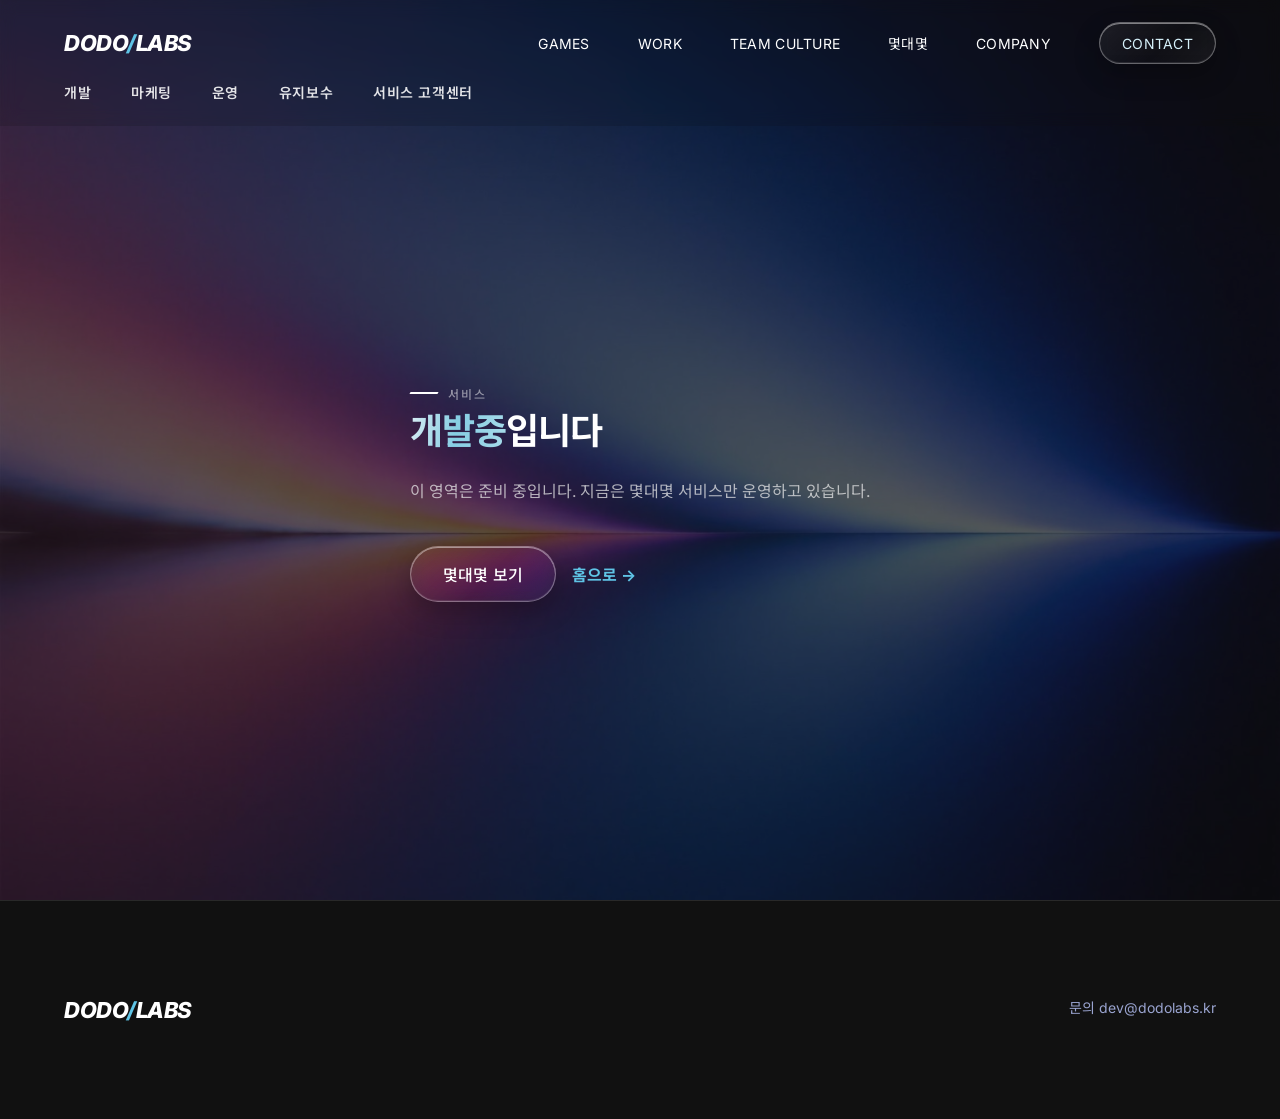
<file: dev.html>
<!doctype html>
<html lang="ko">
<head>
<meta charset="utf-8">
<meta http-equiv="Cache-Control" content="no-cache, no-store, must-revalidate">
<meta http-equiv="Pragma" content="no-cache">
<meta http-equiv="Expires" content="0">
<meta name="viewport" content="width=device-width, initial-scale=1">
<title>준비 중 | 도도랩스</title>
<meta name="robots" content="noindex">
<link rel="preconnect" href="https://fonts.googleapis.com">
<link rel="preconnect" href="https://fonts.gstatic.com" crossorigin>
<link href="https://fonts.googleapis.com/css2?family=Inter:ital,wght@0,400;0,500;0,600;0,700;0,800;1,800;1,900&family=Noto+Sans+KR:wght@400;500;700;900&display=swap" rel="stylesheet">
<link rel="icon" href="data:,">
<link rel="stylesheet" href="./styles.css?v=132">
</head>
<body>
<div class="page">
<header class="site-header">
  <div class="wrap header-row">
    <a href="./index.html" class="logo">DODO<span class="accent">/</span>LABS</a>
    <nav aria-label="주요 메뉴" class="nav">
      <a href="./index.html#games">GAMES</a>
      <a href="./index.html#numbers">WORK</a>
      <a href="./team.html">TEAM CULTURE</a>
      <a href="./mdm.html">몇대몇</a>
      <a href="./company.html">COMPANY</a>
      <a href="./contact.html" class="btn btn-sm">CONTACT</a>
    </nav>
  </div>
  <div class="wrap">
    <nav aria-label="서비스 카테고리" class="cats">
      <a href="./develop.html">개발</a>
      <a href="./marketing.html">마케팅</a>
      <a href="./operation.html">운영</a>
      <a href="./maintenance.html">유지보수</a>
      <a href="./contact.html">서비스 고객센터</a>
    </nav>
  </div>
</header>
<main class="dev-page">
  <img class="bg-img" src="./assets/ref_glow.jpg" alt="" style="height:100%;opacity:.3">
  <div class="wrap rel">
    <div class="label" id="devCat">서비스</div>
    <h1 class="h2 h2-xl"><span class="grad">개발중</span>입니다</h1>
    <p class="lead" style="margin-top:24px">이 영역은 준비 중입니다. 지금은 몇대몇 서비스만 운영하고 있습니다.</p>
    <div class="dev-links">
      <a href="./index.html#mdm" class="btn btn-lg">몇대몇 보기</a>
      <a href="./index.html" class="link">홈으로 →</a>
    </div>
  </div>
</main>
<footer class="site-footer">
  <div class="wrap footer-row">
    <div class="logo">DODO<span class="accent">/</span>LABS</div>
    <div class="company"><div>문의 dev@dodolabs.kr</div></div>
  </div>
</footer>
</div>
<script>
(function(){var c=new URLSearchParams(location.search).get('cat');if(c){document.getElementById('devCat').textContent=c;document.title=c+' · 준비 중 | 도도랩스';}})();
</script>
</body>
</html>
</file>
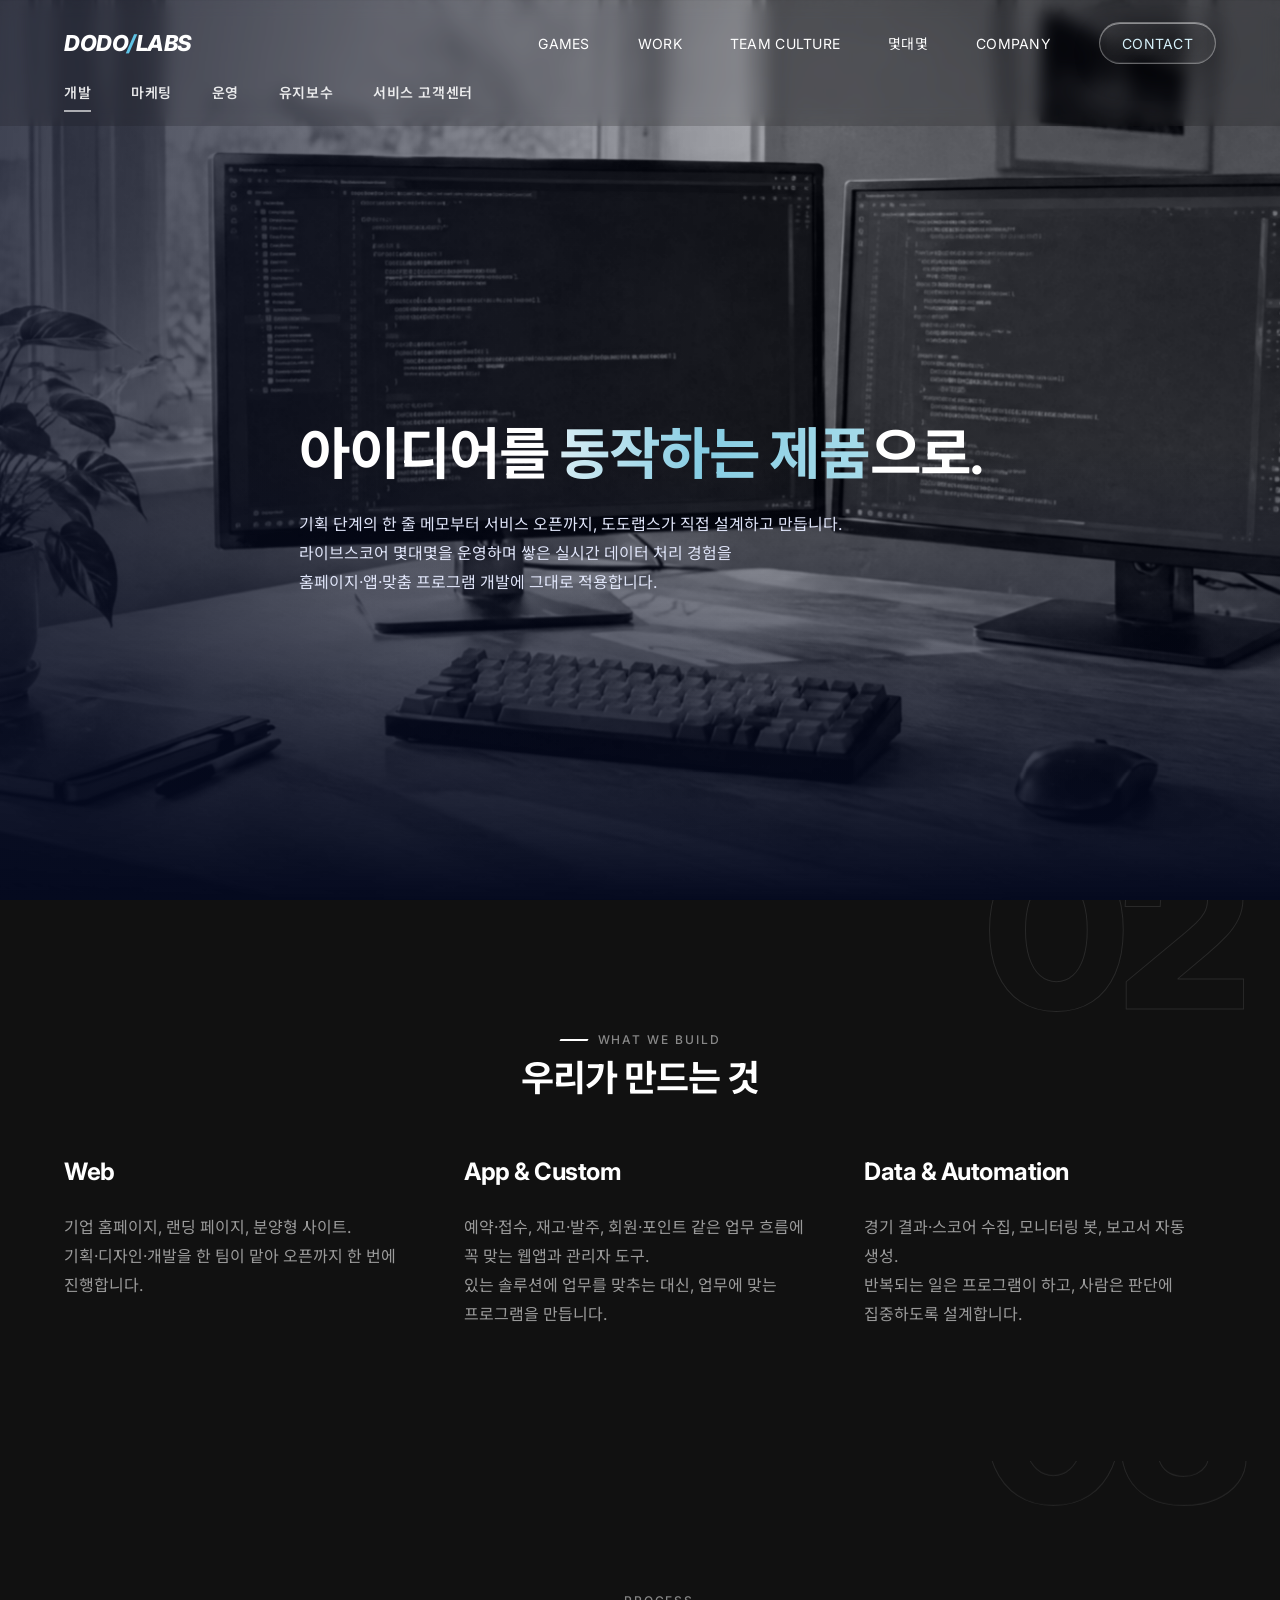
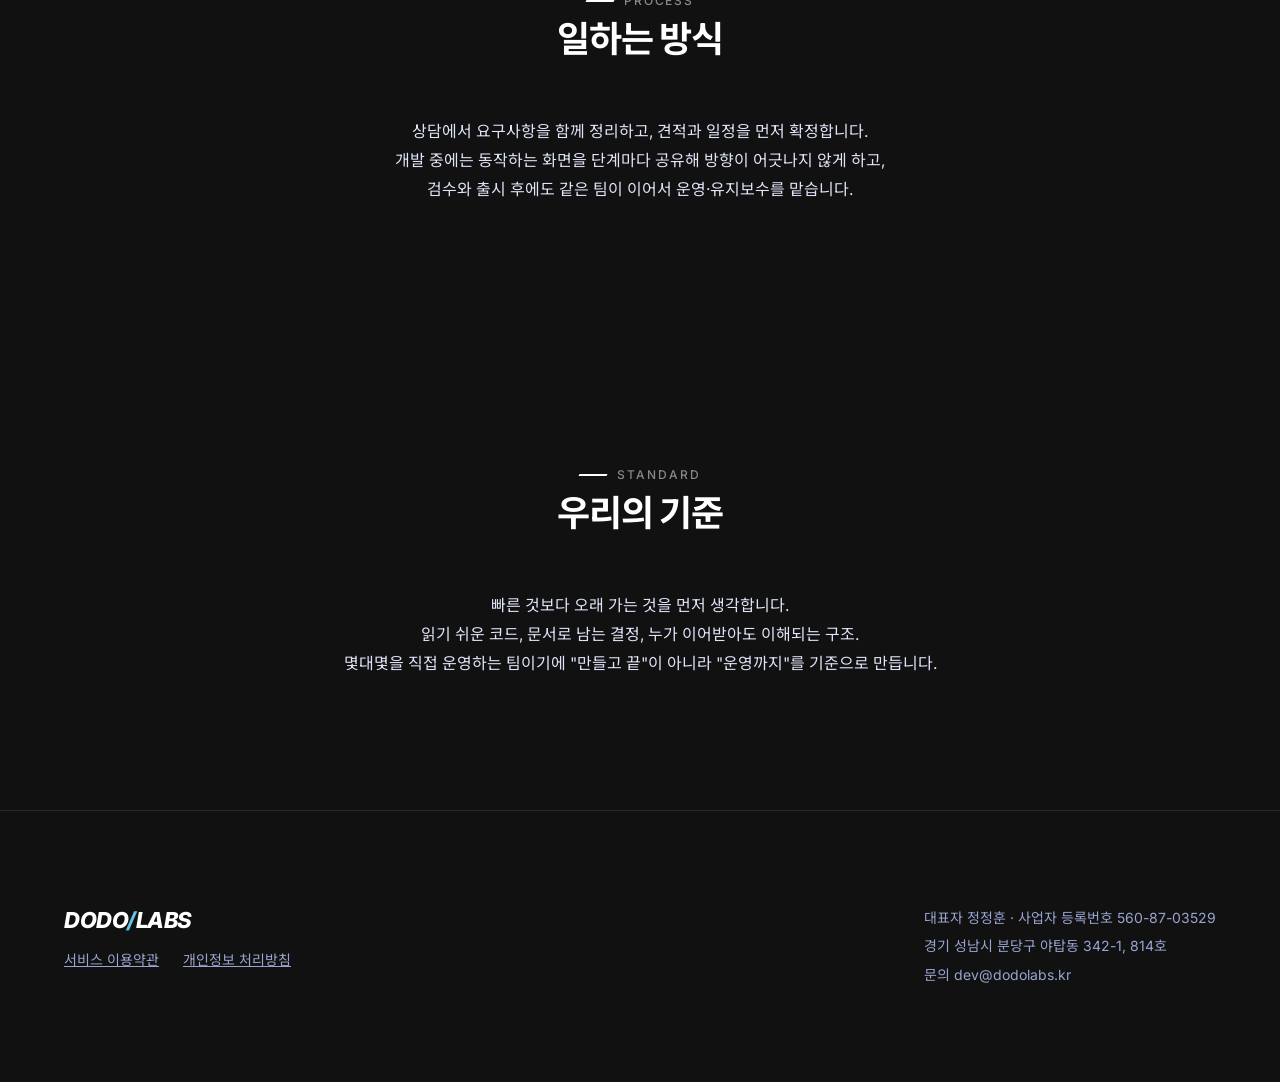
<file: develop.html>
<!doctype html>
<html lang="ko">
<head>
<meta charset="utf-8">
<meta http-equiv="Cache-Control" content="no-cache, no-store, must-revalidate">
<meta http-equiv="Pragma" content="no-cache">
<meta http-equiv="Expires" content="0">
<meta name="viewport" content="width=device-width, initial-scale=1">
<title>개발 | 도도랩스</title>
<meta name="description" content="아이디어를 동작하는 제품으로. 도도랩스 개발 서비스">
<link rel="preconnect" href="https://fonts.googleapis.com">
<link rel="preconnect" href="https://fonts.gstatic.com" crossorigin>
<link href="https://fonts.googleapis.com/css2?family=Inter:ital,wght@0,400;0,500;0,600;0,700;0,800;1,800;1,900&family=Noto+Sans+KR:wght@400;500;700;900&display=swap" rel="stylesheet">
<link rel="icon" href="data:,">
<link rel="stylesheet" href="./styles.css?v=132">
</head>
<body>
<canvas id="bg-lines" aria-hidden="true"></canvas>
<div id="top" class="page">
<header class="site-header">
  <div class="wrap header-row">
    <a href="./index.html" class="logo">DODO<span class="accent">/</span>LABS</a>
    <nav aria-label="주요 메뉴" class="nav">
      <a href="./index.html#games">GAMES</a>
      <a href="./index.html#numbers">WORK</a>
      <a href="./team.html">TEAM CULTURE</a>
      <a href="./mdm.html">몇대몇</a>
      <a href="./company.html">COMPANY</a>
      <a href="./contact.html" class="btn btn-sm">CONTACT</a>
    </nav>
  </div>
  <div class="wrap">
    <nav aria-label="서비스 카테고리" class="cats">
      <a href="./develop.html" class="is-active" aria-current="page">개발</a>
      <a href="./marketing.html">마케팅</a>
      <a href="./operation.html">운영</a>
      <a href="./maintenance.html">유지보수</a>
      <a href="./contact.html">서비스 고객센터</a>
    </nav>
  </div>
</header>
<main>
<section class="pg-hero">
  <img class="pg-hero-img" src="./assets/cards/carousel_dev.jpg" alt="">
  <div class="pg-hero-shade" aria-hidden="true"></div>
  <div class="wrap pg-hero-copy">
    <h1 class="pg-h1">아이디어를 <span class="grad">동작하는 제품</span>으로.</h1>
    <p class="pg-lead">기획 단계의 한 줄 메모부터 서비스 오픈까지, 도도랩스가 직접 설계하고 만듭니다.<br>라이브스코어 몇대몇을 운영하며 쌓은 실시간 데이터 처리 경험을<br>홈페이지·앱·맞춤 프로그램 개발에 그대로 적용합니다.</p>
  </div>
</section>

<section class="pg-sec">
  <div class="wrap">
    <div class="c-head"><div class="label">What We Build</div><h2 class="h2">우리가 만드는 것</h2></div>
    <div class="value-list svc-grid">
      <article class="value"><div class="value-copy"><h3>Web</h3><p>기업 홈페이지, 랜딩 페이지, 분양형 사이트.<br>기획·디자인·개발을 한 팀이 맡아 오픈까지 한 번에 진행합니다.</p></div></article>
      <article class="value"><div class="value-copy"><h3>App &amp; Custom</h3><p>예약·접수, 재고·발주, 회원·포인트 같은 업무 흐름에 꼭 맞는 웹앱과 관리자 도구.<br>있는 솔루션에 업무를 맞추는 대신, 업무에 맞는 프로그램을 만듭니다.</p></div></article>
      <article class="value"><div class="value-copy"><h3>Data &amp; Automation</h3><p>경기 결과·스코어 수집, 모니터링 봇, 보고서 자동 생성.<br>반복되는 일은 프로그램이 하고, 사람은 판단에 집중하도록 설계합니다.</p></div></article>
    </div>
  </div>
</section>

<section class="pg-sec">
  <div class="wrap">
    <div class="c-head"><div class="label">Process</div><h2 class="h2">일하는 방식</h2></div>
    <p class="c-text">상담에서 요구사항을 함께 정리하고, 견적과 일정을 먼저 확정합니다.<br>개발 중에는 동작하는 화면을 단계마다 공유해 방향이 어긋나지 않게 하고,<br>검수와 출시 후에도 같은 팀이 이어서 운영·유지보수를 맡습니다.</p>
  </div>
</section>

<section class="pg-sec pg-sec-last">
  <div class="wrap">
    <div class="c-head"><div class="label">Standard</div><h2 class="h2">우리의 기준</h2></div>
    <p class="c-text">빠른 것보다 오래 가는 것을 먼저 생각합니다.<br>읽기 쉬운 코드, 문서로 남는 결정, 누가 이어받아도 이해되는 구조.<br>몇대몇을 직접 운영하는 팀이기에 "만들고 끝"이 아니라 "운영까지"를 기준으로 만듭니다.</p>
  </div>
</section>

</main>
<footer class="site-footer">
  <div class="wrap footer-row">
    <div class="stack-16">
      <div class="logo">DODO<span class="accent">/</span>LABS</div>
      <div class="footer-links"><a href="https://helix-chameleon-602.notion.site/505bd89783da40f6a2349757e0cff05e" target="_blank" rel="noopener">서비스 이용약관</a><a href="https://helix-chameleon-602.notion.site/e4c6392d28154241bee6c26fed3594d7?pvs=4" target="_blank" rel="noopener">개인정보 처리방침</a></div>
    </div>
    <div class="company">
      <div>대표자 정정훈 · 사업자 등록번호 560-87-03529</div>
      <div>경기 성남시 분당구 야탑동 342-1, 814호</div>
      <div>문의 dev@dodolabs.kr</div>
    </div>
  </div>
</footer>
</div>
<script src="./motion.js?v=41"></script>
<script src="./depth.js?v=1"></script>
<script src="./bg-lines.js?v=3"></script>
</body>
</html>
</file>
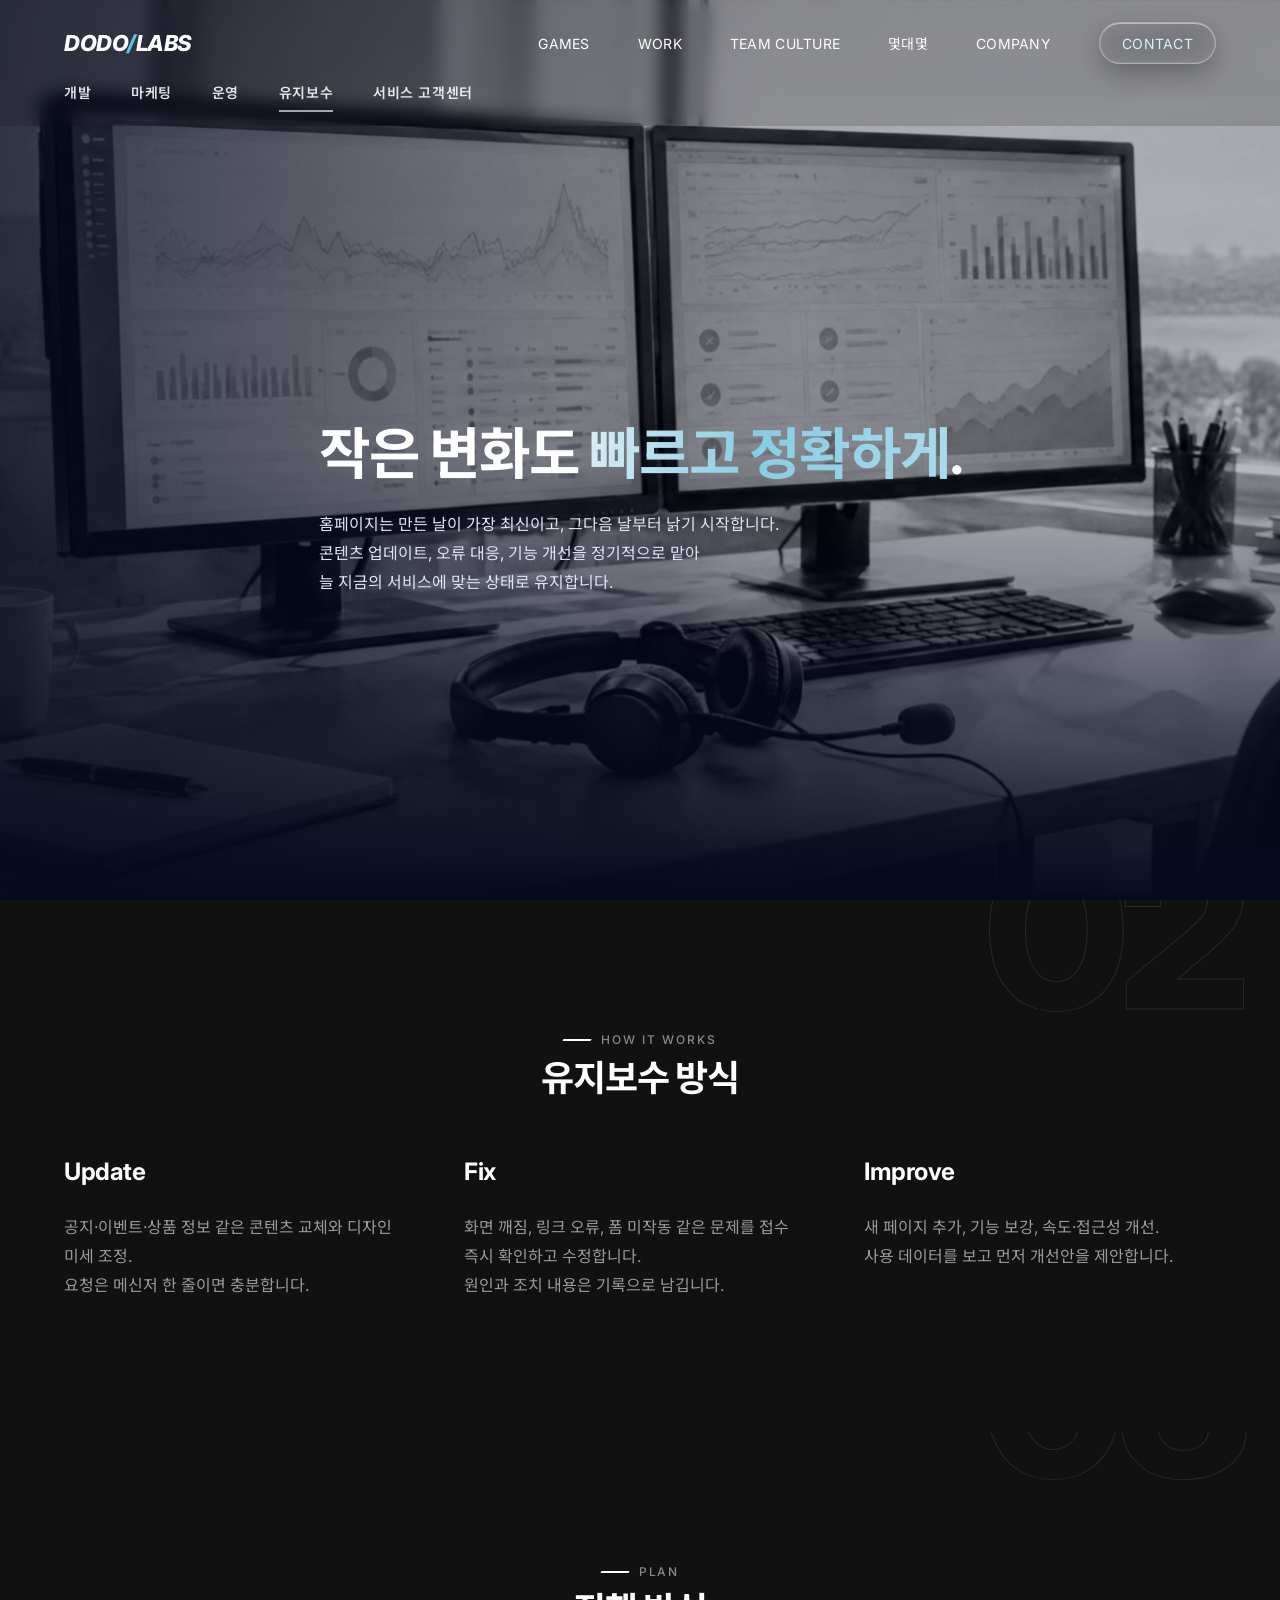
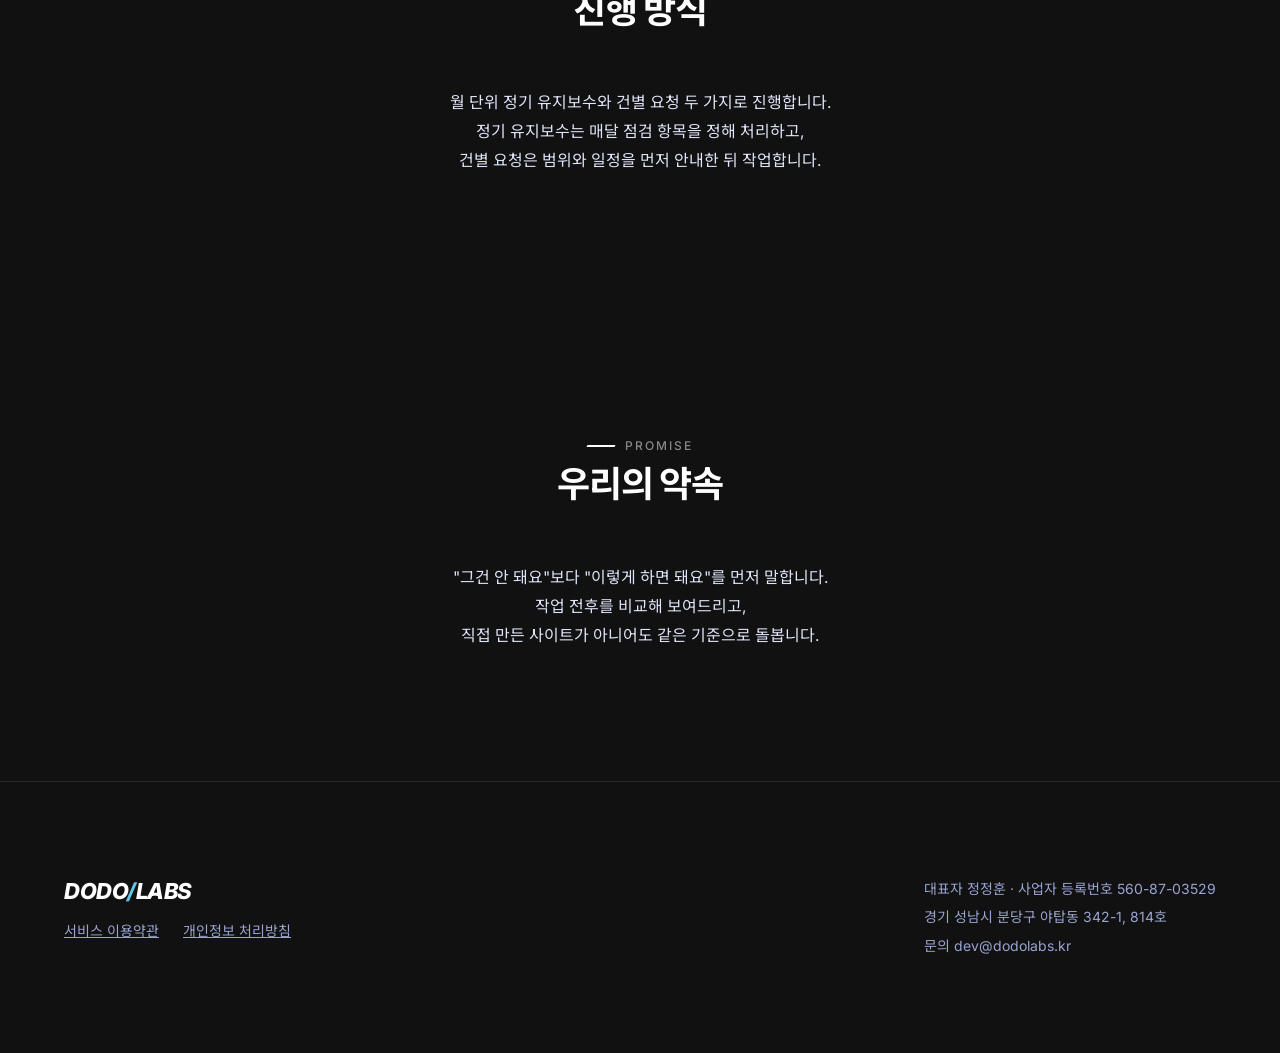
<file: maintenance.html>
<!doctype html>
<html lang="ko">
<head>
<meta charset="utf-8">
<meta http-equiv="Cache-Control" content="no-cache, no-store, must-revalidate">
<meta http-equiv="Pragma" content="no-cache">
<meta http-equiv="Expires" content="0">
<meta name="viewport" content="width=device-width, initial-scale=1">
<title>유지보수 | 도도랩스</title>
<meta name="description" content="작은 변화도 빠르고 정확하게. 도도랩스 유지보수">
<link rel="preconnect" href="https://fonts.googleapis.com">
<link rel="preconnect" href="https://fonts.gstatic.com" crossorigin>
<link href="https://fonts.googleapis.com/css2?family=Inter:ital,wght@0,400;0,500;0,600;0,700;0,800;1,800;1,900&family=Noto+Sans+KR:wght@400;500;700;900&display=swap" rel="stylesheet">
<link rel="icon" href="data:,">
<link rel="stylesheet" href="./styles.css?v=132">
</head>
<body>
<canvas id="bg-lines" aria-hidden="true"></canvas>
<div id="top" class="page">
<header class="site-header">
  <div class="wrap header-row">
    <a href="./index.html" class="logo">DODO<span class="accent">/</span>LABS</a>
    <nav aria-label="주요 메뉴" class="nav">
      <a href="./index.html#games">GAMES</a>
      <a href="./index.html#numbers">WORK</a>
      <a href="./team.html">TEAM CULTURE</a>
      <a href="./mdm.html">몇대몇</a>
      <a href="./company.html">COMPANY</a>
      <a href="./contact.html" class="btn btn-sm">CONTACT</a>
    </nav>
  </div>
  <div class="wrap">
    <nav aria-label="서비스 카테고리" class="cats">
      <a href="./develop.html">개발</a>
      <a href="./marketing.html">마케팅</a>
      <a href="./operation.html">운영</a>
      <a href="./maintenance.html" class="is-active" aria-current="page">유지보수</a>
      <a href="./contact.html">서비스 고객센터</a>
    </nav>
  </div>
</header>
<main>
<section class="pg-hero">
  <img class="pg-hero-img" src="./assets/cards/sec_maint.jpg" alt="">
  <div class="pg-hero-shade" aria-hidden="true"></div>
  <div class="wrap pg-hero-copy">
    <h1 class="pg-h1">작은 변화도 <span class="grad">빠르고 정확하게</span>.</h1>
    <p class="pg-lead">홈페이지는 만든 날이 가장 최신이고, 그다음 날부터 낡기 시작합니다.<br>콘텐츠 업데이트, 오류 대응, 기능 개선을 정기적으로 맡아<br>늘 지금의 서비스에 맞는 상태로 유지합니다.</p>
  </div>
</section>

<section class="pg-sec">
  <div class="wrap">
    <div class="c-head"><div class="label">How It Works</div><h2 class="h2">유지보수 방식</h2></div>
    <div class="value-list svc-grid">
      <article class="value"><div class="value-copy"><h3>Update</h3><p>공지·이벤트·상품 정보 같은 콘텐츠 교체와 디자인 미세 조정.<br>요청은 메신저 한 줄이면 충분합니다.</p></div></article>
      <article class="value"><div class="value-copy"><h3>Fix</h3><p>화면 깨짐, 링크 오류, 폼 미작동 같은 문제를 접수 즉시 확인하고 수정합니다.<br>원인과 조치 내용은 기록으로 남깁니다.</p></div></article>
      <article class="value"><div class="value-copy"><h3>Improve</h3><p>새 페이지 추가, 기능 보강, 속도·접근성 개선.<br>사용 데이터를 보고 먼저 개선안을 제안합니다.</p></div></article>
    </div>
  </div>
</section>

<section class="pg-sec">
  <div class="wrap">
    <div class="c-head"><div class="label">Plan</div><h2 class="h2">진행 방식</h2></div>
    <p class="c-text">월 단위 정기 유지보수와 건별 요청 두 가지로 진행합니다.<br>정기 유지보수는 매달 점검 항목을 정해 처리하고,<br>건별 요청은 범위와 일정을 먼저 안내한 뒤 작업합니다.</p>
  </div>
</section>

<section class="pg-sec pg-sec-last">
  <div class="wrap">
    <div class="c-head"><div class="label">Promise</div><h2 class="h2">우리의 약속</h2></div>
    <p class="c-text">"그건 안 돼요"보다 "이렇게 하면 돼요"를 먼저 말합니다.<br>작업 전후를 비교해 보여드리고,<br>직접 만든 사이트가 아니어도 같은 기준으로 돌봅니다.</p>
  </div>
</section>

</main>
<footer class="site-footer">
  <div class="wrap footer-row">
    <div class="stack-16">
      <div class="logo">DODO<span class="accent">/</span>LABS</div>
      <div class="footer-links"><a href="https://helix-chameleon-602.notion.site/505bd89783da40f6a2349757e0cff05e" target="_blank" rel="noopener">서비스 이용약관</a><a href="https://helix-chameleon-602.notion.site/e4c6392d28154241bee6c26fed3594d7?pvs=4" target="_blank" rel="noopener">개인정보 처리방침</a></div>
    </div>
    <div class="company">
      <div>대표자 정정훈 · 사업자 등록번호 560-87-03529</div>
      <div>경기 성남시 분당구 야탑동 342-1, 814호</div>
      <div>문의 dev@dodolabs.kr</div>
    </div>
  </div>
</footer>
</div>
<script src="./motion.js?v=41"></script>
<script src="./depth.js?v=1"></script>
<script src="./bg-lines.js?v=3"></script>
</body>
</html>
</file>
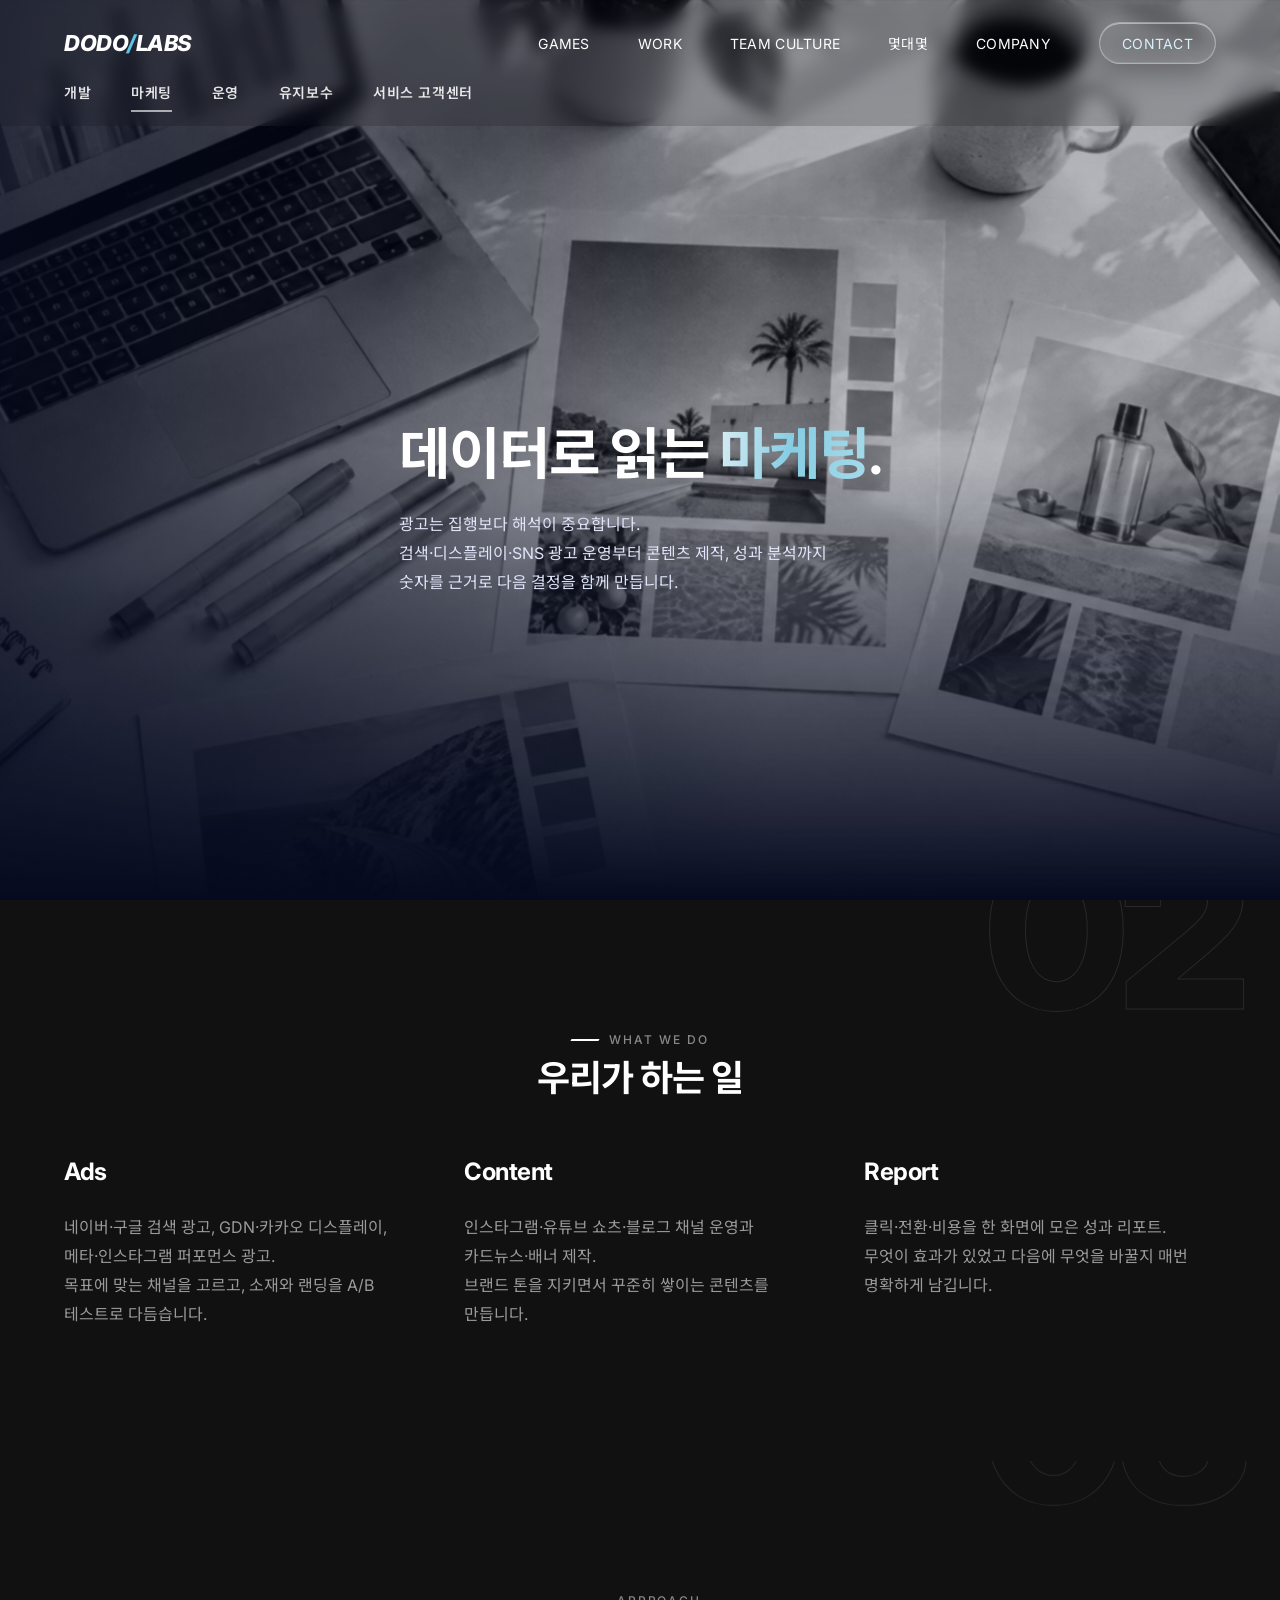
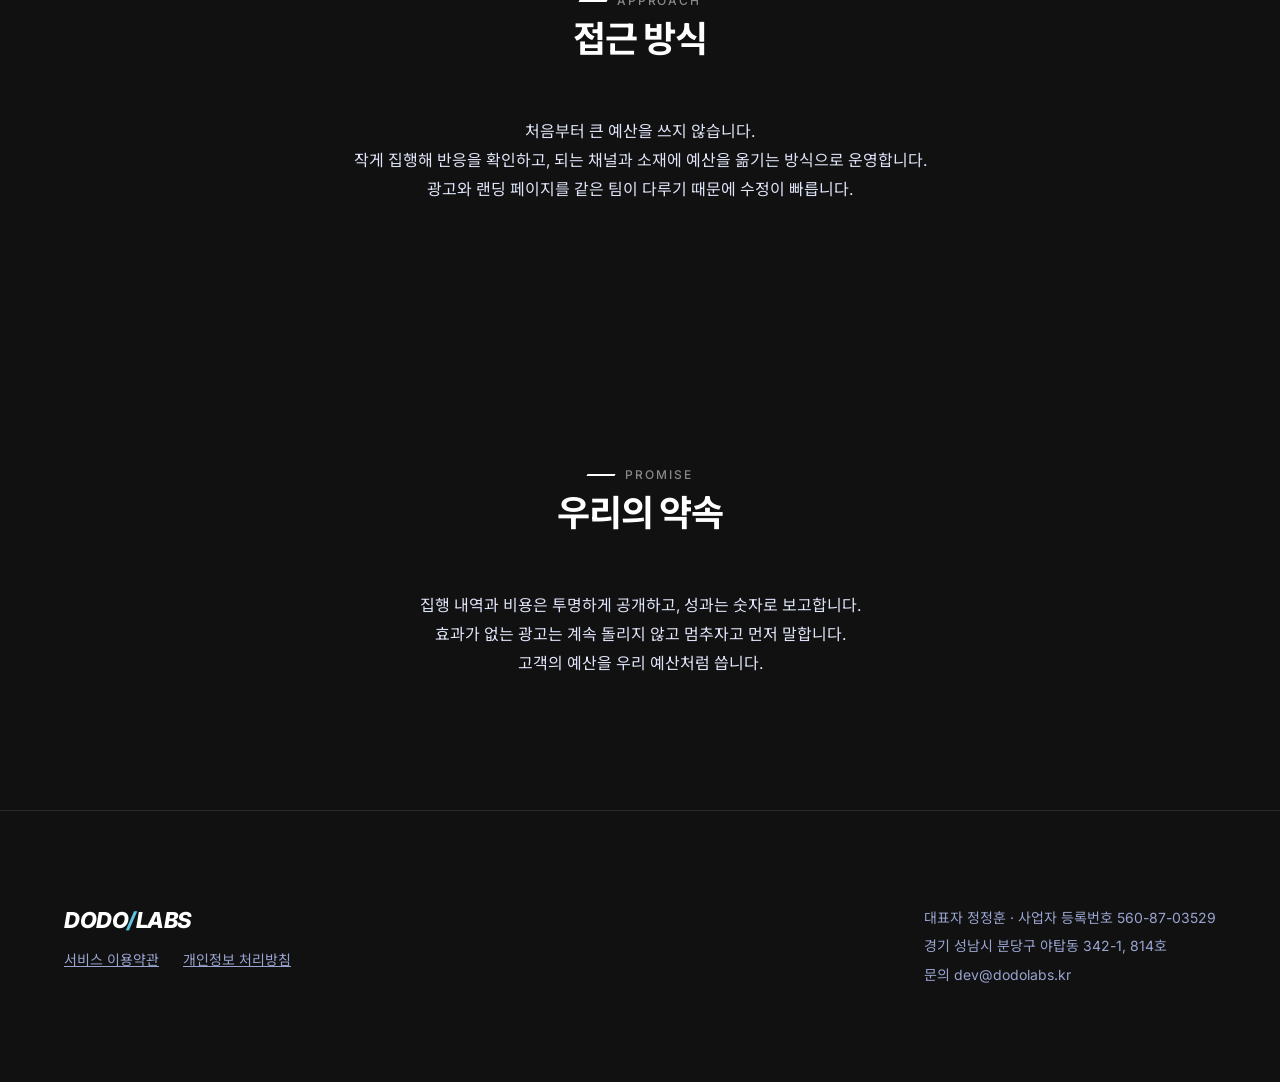
<file: marketing.html>
<!doctype html>
<html lang="ko">
<head>
<meta charset="utf-8">
<meta http-equiv="Cache-Control" content="no-cache, no-store, must-revalidate">
<meta http-equiv="Pragma" content="no-cache">
<meta http-equiv="Expires" content="0">
<meta name="viewport" content="width=device-width, initial-scale=1">
<title>마케팅 | 도도랩스</title>
<meta name="description" content="데이터로 읽는 마케팅. 도도랩스 마케팅 광고대행">
<link rel="preconnect" href="https://fonts.googleapis.com">
<link rel="preconnect" href="https://fonts.gstatic.com" crossorigin>
<link href="https://fonts.googleapis.com/css2?family=Inter:ital,wght@0,400;0,500;0,600;0,700;0,800;1,800;1,900&family=Noto+Sans+KR:wght@400;500;700;900&display=swap" rel="stylesheet">
<link rel="icon" href="data:,">
<link rel="stylesheet" href="./styles.css?v=132">
</head>
<body>
<canvas id="bg-lines" aria-hidden="true"></canvas>
<div id="top" class="page">
<header class="site-header">
  <div class="wrap header-row">
    <a href="./index.html" class="logo">DODO<span class="accent">/</span>LABS</a>
    <nav aria-label="주요 메뉴" class="nav">
      <a href="./index.html#games">GAMES</a>
      <a href="./index.html#numbers">WORK</a>
      <a href="./team.html">TEAM CULTURE</a>
      <a href="./mdm.html">몇대몇</a>
      <a href="./company.html">COMPANY</a>
      <a href="./contact.html" class="btn btn-sm">CONTACT</a>
    </nav>
  </div>
  <div class="wrap">
    <nav aria-label="서비스 카테고리" class="cats">
      <a href="./develop.html">개발</a>
      <a href="./marketing.html" class="is-active" aria-current="page">마케팅</a>
      <a href="./operation.html">운영</a>
      <a href="./maintenance.html">유지보수</a>
      <a href="./contact.html">서비스 고객센터</a>
    </nav>
  </div>
</header>
<main>
<section class="pg-hero">
  <img class="pg-hero-img" src="./assets/cards/carousel_mkt.jpg" alt="">
  <div class="pg-hero-shade" aria-hidden="true"></div>
  <div class="wrap pg-hero-copy">
    <h1 class="pg-h1">데이터로 읽는 <span class="grad">마케팅</span>.</h1>
    <p class="pg-lead">광고는 집행보다 해석이 중요합니다.<br>검색·디스플레이·SNS 광고 운영부터 콘텐츠 제작, 성과 분석까지<br>숫자를 근거로 다음 결정을 함께 만듭니다.</p>
  </div>
</section>

<section class="pg-sec">
  <div class="wrap">
    <div class="c-head"><div class="label">What We Do</div><h2 class="h2">우리가 하는 일</h2></div>
    <div class="value-list svc-grid">
      <article class="value"><div class="value-copy"><h3>Ads</h3><p>네이버·구글 검색 광고, GDN·카카오 디스플레이, 메타·인스타그램 퍼포먼스 광고.<br>목표에 맞는 채널을 고르고, 소재와 랜딩을 A/B 테스트로 다듬습니다.</p></div></article>
      <article class="value"><div class="value-copy"><h3>Content</h3><p>인스타그램·유튜브 쇼츠·블로그 채널 운영과 카드뉴스·배너 제작.<br>브랜드 톤을 지키면서 꾸준히 쌓이는 콘텐츠를 만듭니다.</p></div></article>
      <article class="value"><div class="value-copy"><h3>Report</h3><p>클릭·전환·비용을 한 화면에 모은 성과 리포트.<br>무엇이 효과가 있었고 다음에 무엇을 바꿀지 매번 명확하게 남깁니다.</p></div></article>
    </div>
  </div>
</section>

<section class="pg-sec">
  <div class="wrap">
    <div class="c-head"><div class="label">Approach</div><h2 class="h2">접근 방식</h2></div>
    <p class="c-text">처음부터 큰 예산을 쓰지 않습니다.<br>작게 집행해 반응을 확인하고, 되는 채널과 소재에 예산을 옮기는 방식으로 운영합니다.<br>광고와 랜딩 페이지를 같은 팀이 다루기 때문에 수정이 빠릅니다.</p>
  </div>
</section>

<section class="pg-sec pg-sec-last">
  <div class="wrap">
    <div class="c-head"><div class="label">Promise</div><h2 class="h2">우리의 약속</h2></div>
    <p class="c-text">집행 내역과 비용은 투명하게 공개하고, 성과는 숫자로 보고합니다.<br>효과가 없는 광고는 계속 돌리지 않고 멈추자고 먼저 말합니다.<br>고객의 예산을 우리 예산처럼 씁니다.</p>
  </div>
</section>

</main>
<footer class="site-footer">
  <div class="wrap footer-row">
    <div class="stack-16">
      <div class="logo">DODO<span class="accent">/</span>LABS</div>
      <div class="footer-links"><a href="https://helix-chameleon-602.notion.site/505bd89783da40f6a2349757e0cff05e" target="_blank" rel="noopener">서비스 이용약관</a><a href="https://helix-chameleon-602.notion.site/e4c6392d28154241bee6c26fed3594d7?pvs=4" target="_blank" rel="noopener">개인정보 처리방침</a></div>
    </div>
    <div class="company">
      <div>대표자 정정훈 · 사업자 등록번호 560-87-03529</div>
      <div>경기 성남시 분당구 야탑동 342-1, 814호</div>
      <div>문의 dev@dodolabs.kr</div>
    </div>
  </div>
</footer>
</div>
<script src="./motion.js?v=41"></script>
<script src="./depth.js?v=1"></script>
<script src="./bg-lines.js?v=3"></script>
</body>
</html>
</file>
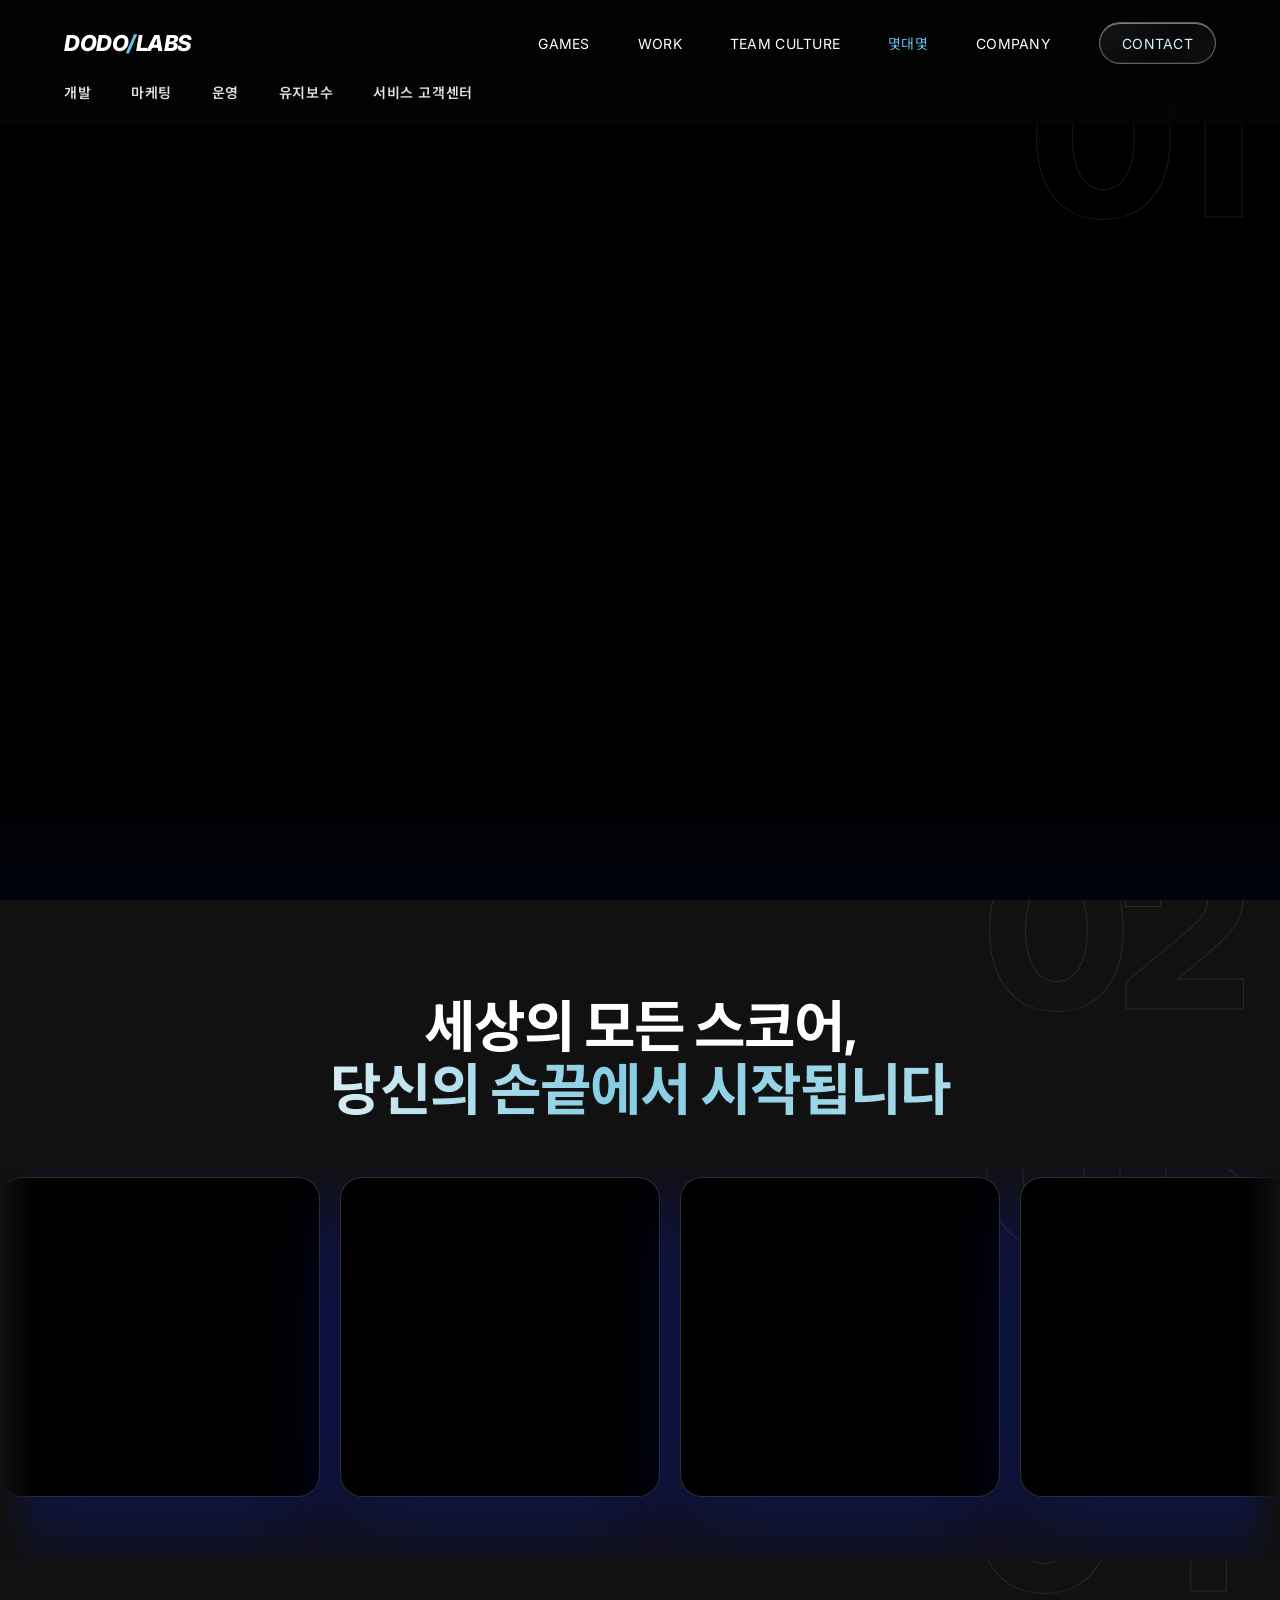
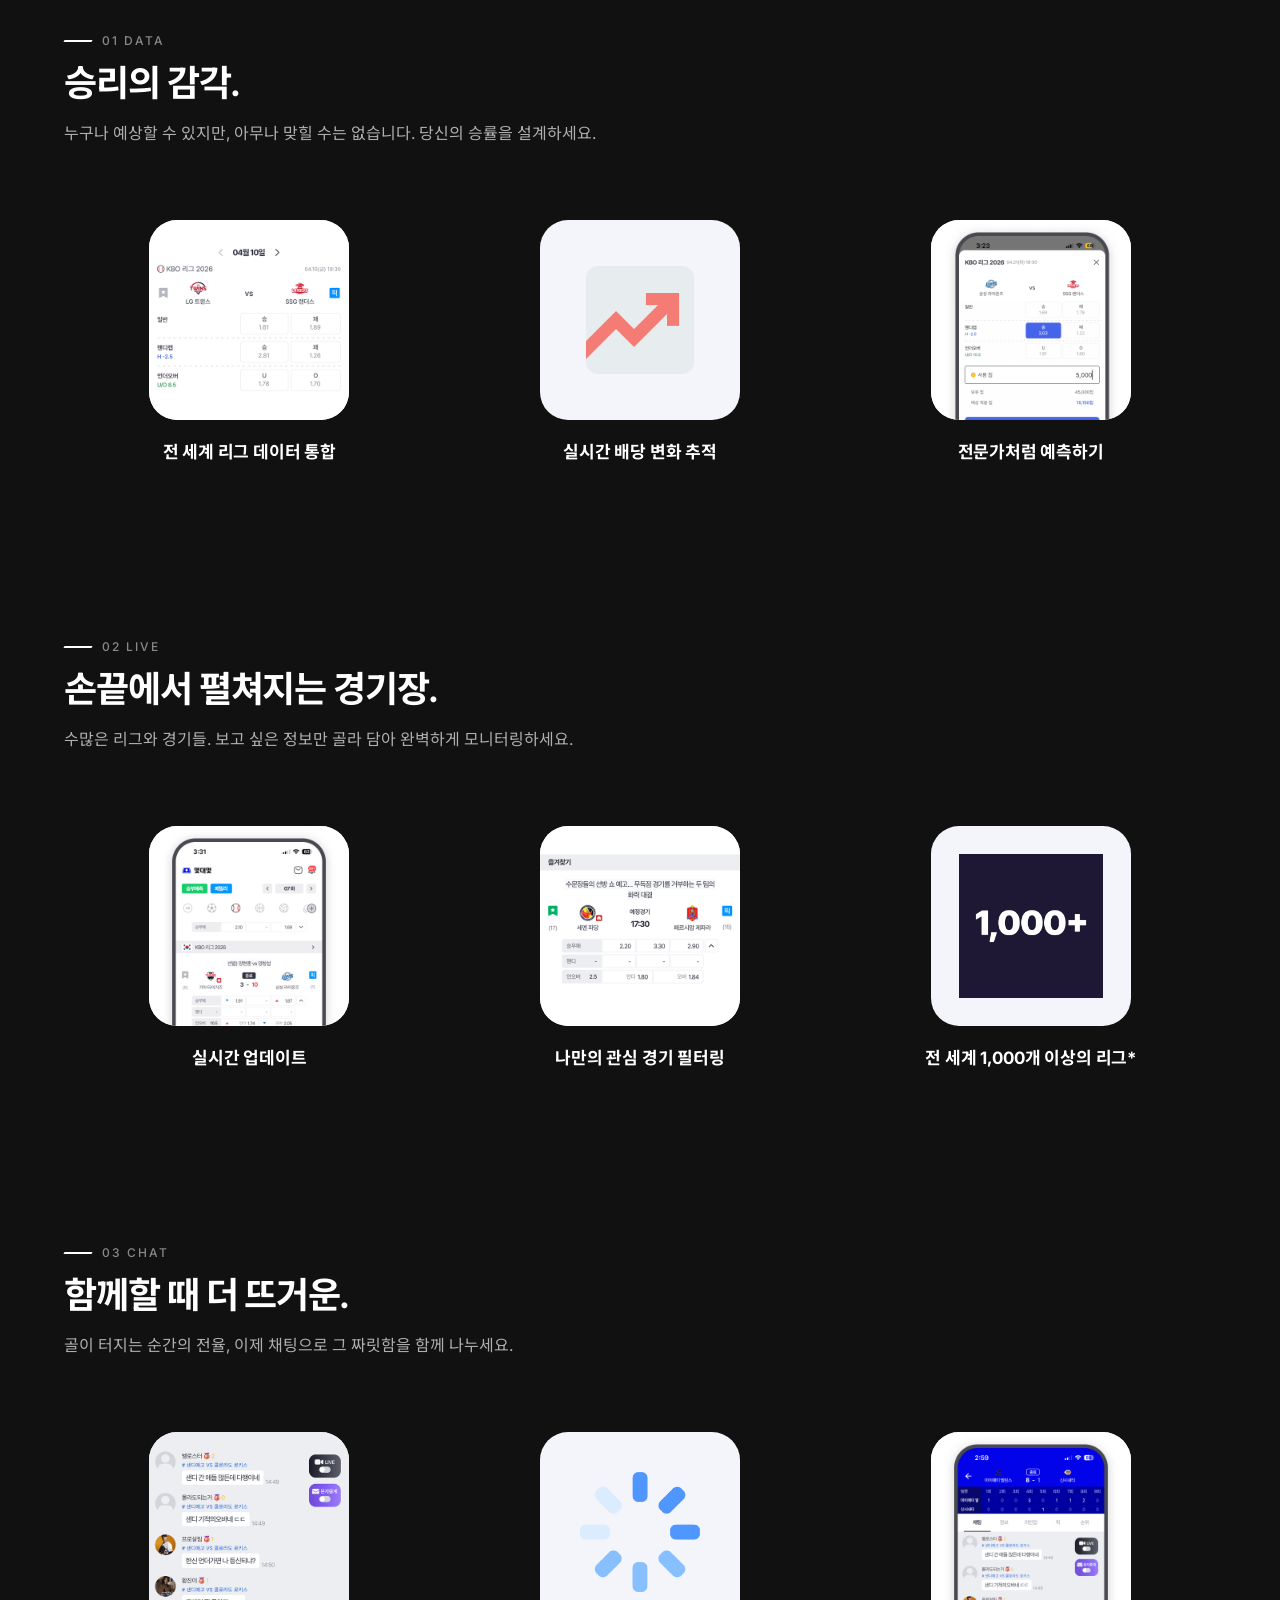
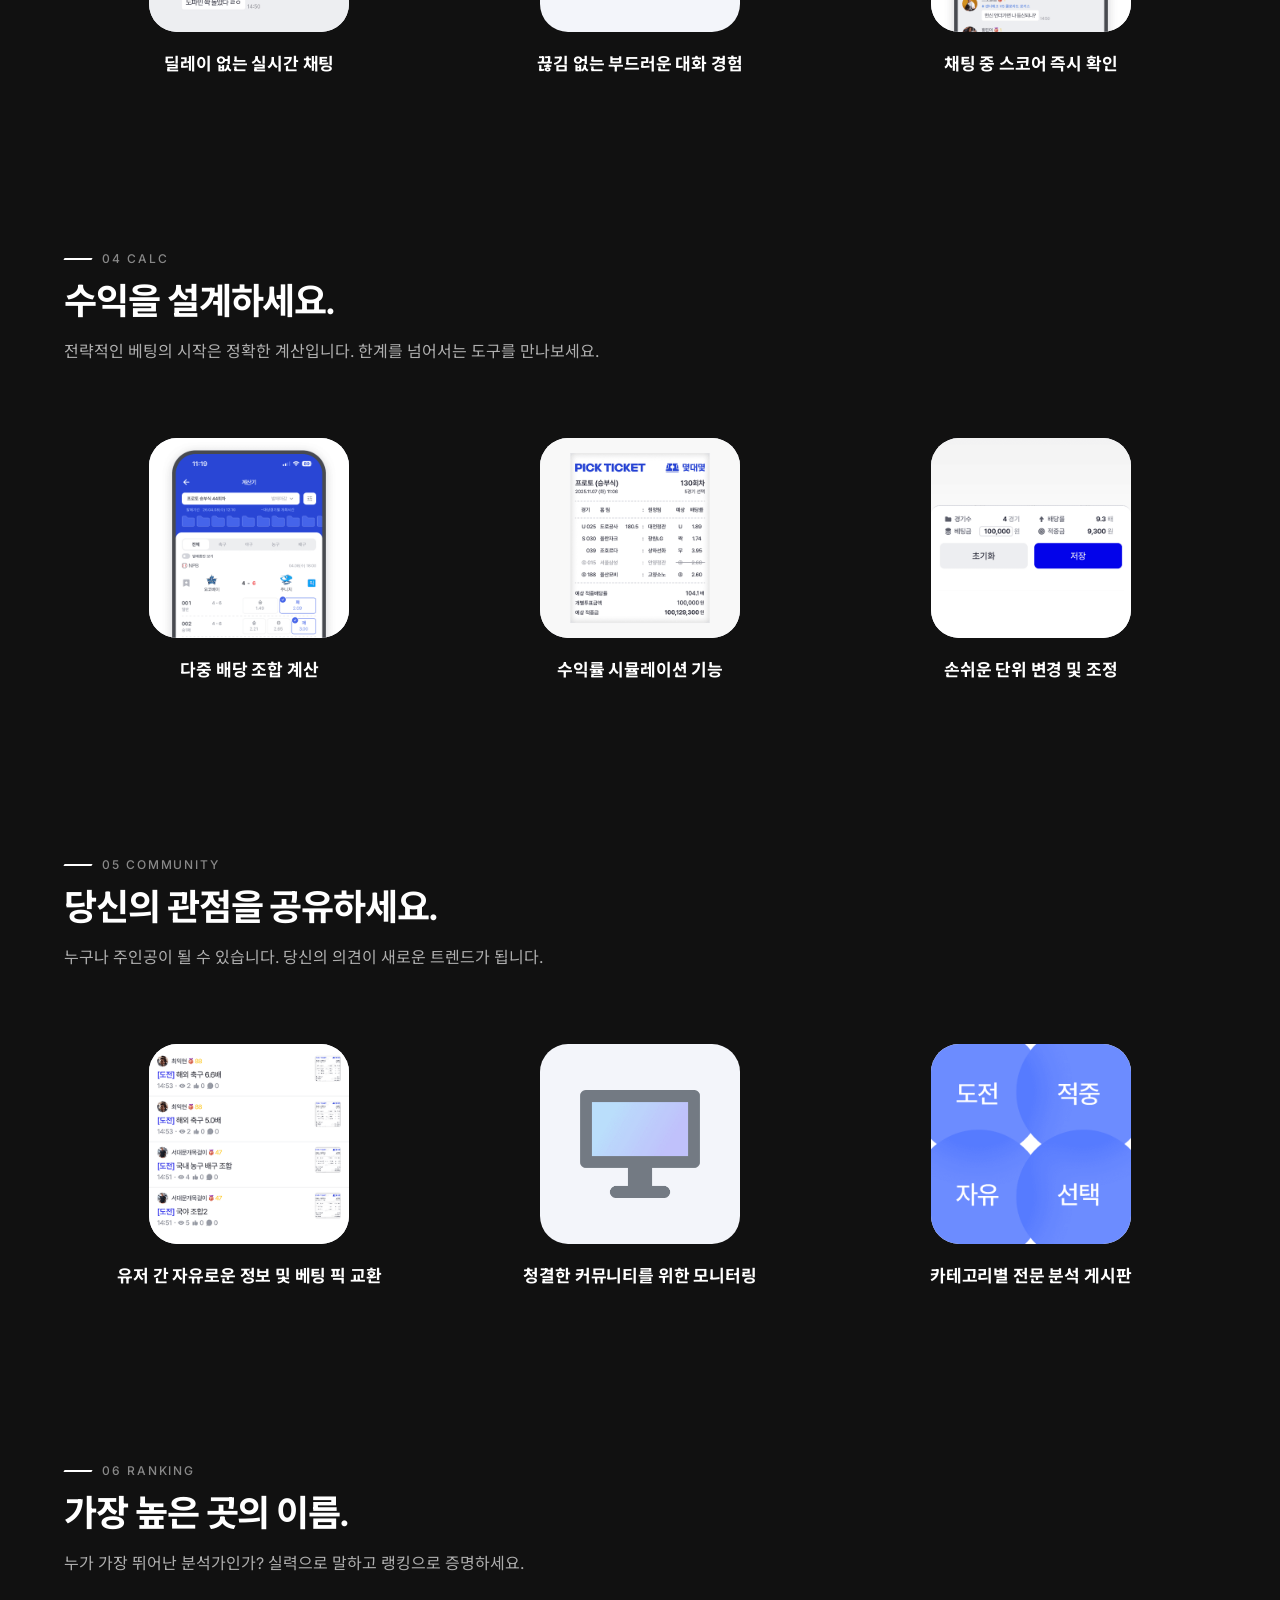
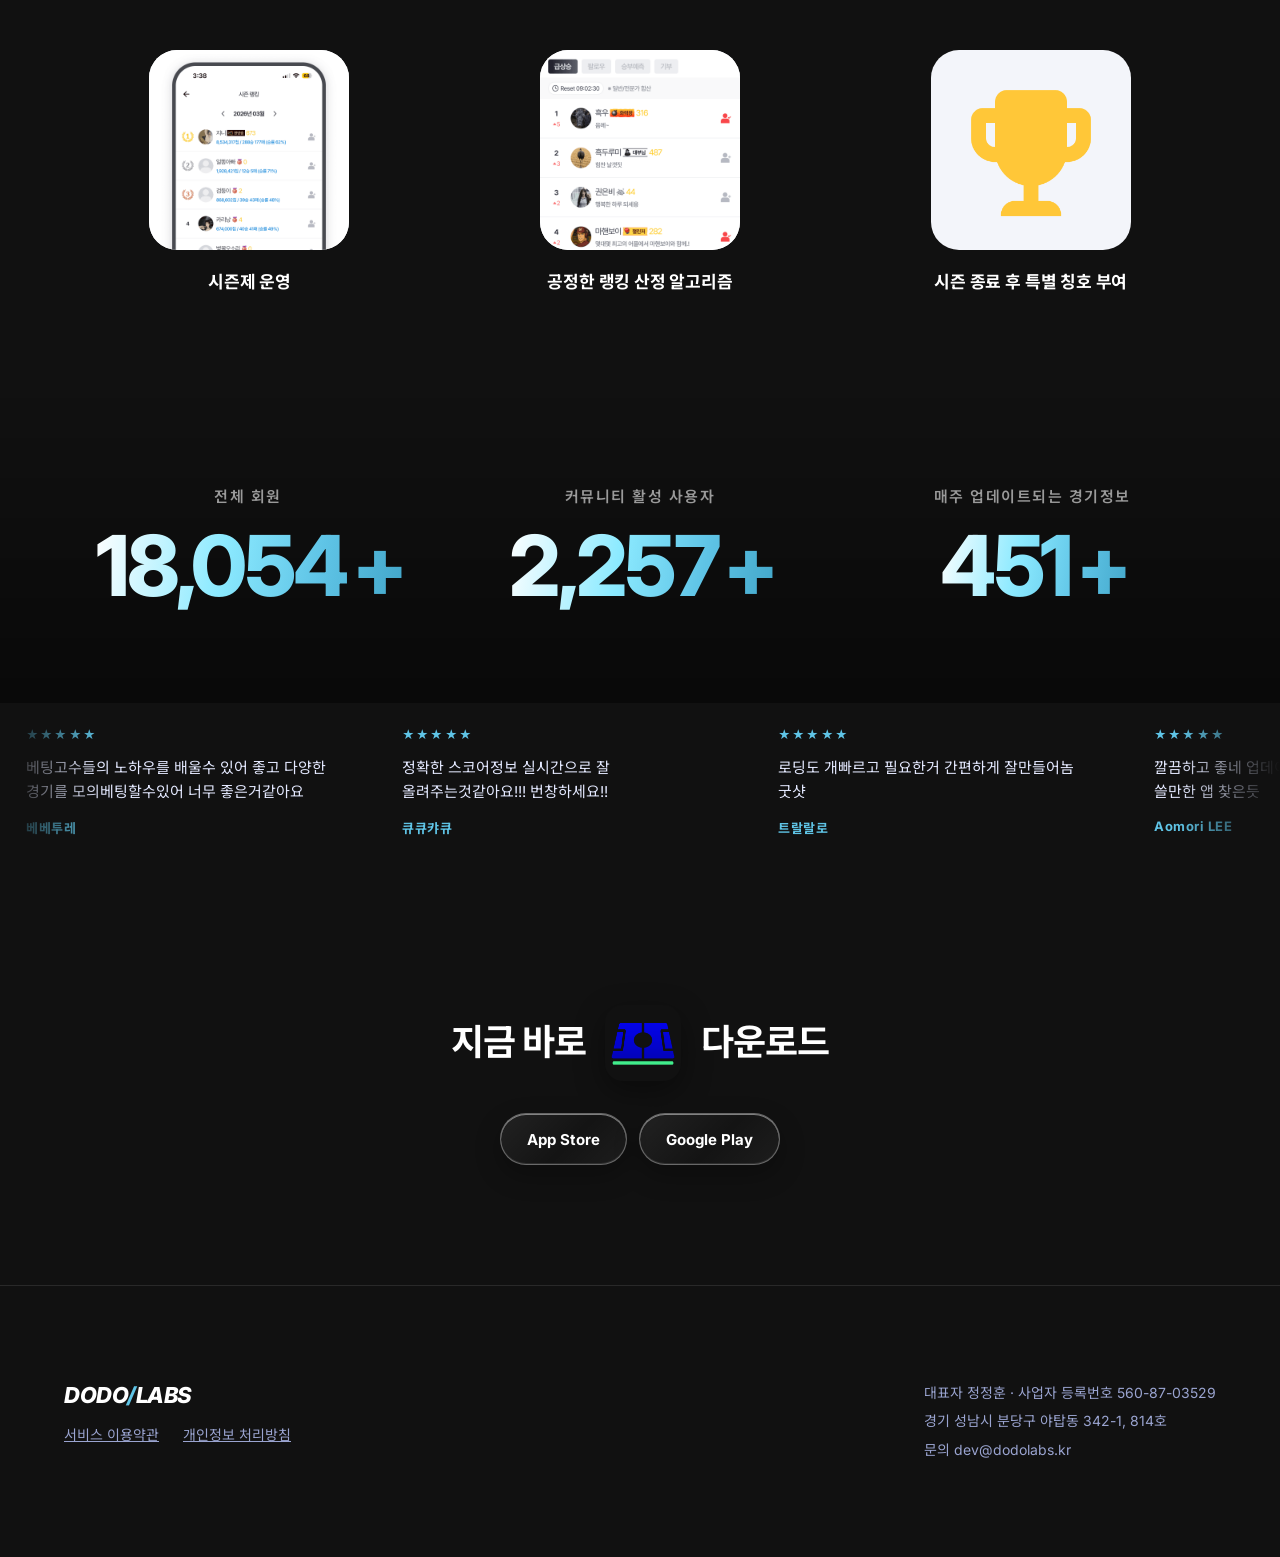
<file: mdm.html>
<!doctype html>
<html lang="ko">
<head>
<meta charset="utf-8">
<meta http-equiv="Cache-Control" content="no-cache, no-store, must-revalidate">
<meta http-equiv="Pragma" content="no-cache">
<meta http-equiv="Expires" content="0">
<meta name="viewport" content="width=device-width, initial-scale=1">
<title>몇대몇 | 도도랩스</title>
<meta name="description" content="라이브스코어 실시간 경기결과 | 축구 야구 농구 중계 | AI 스포츠분석 승부예측 | 대한민국 1위 스포츠 커뮤니티 몇대몇 - 무료 앱 다운로드">
<link rel="preconnect" href="https://fonts.googleapis.com">
<link rel="preconnect" href="https://fonts.gstatic.com" crossorigin>
<link href="https://fonts.googleapis.com/css2?family=Inter:ital,wght@0,400;0,500;0,600;0,700;0,800;1,800;1,900&family=Noto+Sans+KR:wght@400;500;700;900&display=swap" rel="stylesheet">
<link rel="icon" href="data:,">
<link rel="stylesheet" href="./styles.css?v=132">
</head>
<body>
<canvas id="bg-lines" aria-hidden="true"></canvas>
<div id="top" class="page">

<header class="site-header">
  <div class="wrap header-row">
    <a href="./index.html" class="logo">DODO<span class="accent">/</span>LABS</a>
    <nav aria-label="주요 메뉴" class="nav">
      <a href="./index.html#games">GAMES</a>
      <a href="./index.html#numbers">WORK</a>
      <a href="./team.html">TEAM CULTURE</a>
      <a href="./mdm.html" class="is-active" aria-current="page">몇대몇</a>
      <a href="./company.html">COMPANY</a>
      <a href="./contact.html" class="btn btn-sm">CONTACT</a>
    </nav>
  </div>
  <div class="wrap">
    <nav aria-label="서비스 카테고리" class="cats">
      <a href="./develop.html">개발</a>
      <a href="./marketing.html">마케팅</a>
      <a href="./operation.html">운영</a>
      <a href="./maintenance.html">유지보수</a>
      <a href="./contact.html">서비스 고객센터</a>
    </nav>
  </div>
</header>

<main>
<section class="mdm-hero" aria-label="몇대몇 소개 영상">
  <video src="./assets/mdm/hero_typo.mp4" autoplay muted loop playsinline preload="auto" aria-label="몇대몇 소개 영상"></video>
  <div class="mdm-hero-shade" aria-hidden="true"></div>
</section>

<section class="mdm-tagline">
  <div class="wrap">
    <h1>세상의 모든 스코어,<br><span class="grad">당신의 손끝에서 시작됩니다</span></h1>
  </div>
</section>

<section class="phone-row" aria-label="앱 화면">
  <div class="phone-track">
        <div class="phone"><video src="./assets/mdm/phone_d.mp4" autoplay muted loop playsinline preload="metadata" aria-label="몇대몇 앱 화면 1"></video></div>
        <div class="phone"><video src="./assets/mdm/phone_e.mp4" autoplay muted loop playsinline preload="metadata" aria-label="몇대몇 앱 화면 2"></video></div>
        <div class="phone"><video src="./assets/mdm/phone_a.mp4" autoplay muted loop playsinline preload="metadata" aria-label="몇대몇 앱 화면 3"></video></div>
        <div class="phone"><video src="./assets/mdm/phone_b.mp4" autoplay muted loop playsinline preload="metadata" aria-label="몇대몇 앱 화면 4"></video></div>
        <div class="phone"><video src="./assets/mdm/phone_c.mp4" autoplay muted loop playsinline preload="metadata" aria-label="몇대몇 앱 화면 5"></video></div>
        <div class="phone" aria-hidden="true"><video src="./assets/mdm/phone_d.mp4" autoplay muted loop playsinline preload="metadata" aria-label="몇대몇 앱 화면 1"></video></div>
        <div class="phone" aria-hidden="true"><video src="./assets/mdm/phone_e.mp4" autoplay muted loop playsinline preload="metadata" aria-label="몇대몇 앱 화면 2"></video></div>
        <div class="phone" aria-hidden="true"><video src="./assets/mdm/phone_a.mp4" autoplay muted loop playsinline preload="metadata" aria-label="몇대몇 앱 화면 3"></video></div>
        <div class="phone" aria-hidden="true"><video src="./assets/mdm/phone_b.mp4" autoplay muted loop playsinline preload="metadata" aria-label="몇대몇 앱 화면 4"></video></div>
        <div class="phone" aria-hidden="true"><video src="./assets/mdm/phone_c.mp4" autoplay muted loop playsinline preload="metadata" aria-label="몇대몇 앱 화면 5"></video></div>
  </div>
</section>

<section class="feat">
  <div class="wrap">
    <div class="feat-head"><div class="label">01 DATA</div><h2 class="h2">승리의 감각.</h2><p class="lead">누구나 예상할 수 있지만, 아무나 맞힐 수는 없습니다. 당신의 승률을 설계하세요.</p></div>
    <div class="feat-cards">
        <div class="fcard"><div class="fcard-ic"><img src="./assets/mdm/ic01.png" alt=""></div><p>전 세계 리그 데이터 통합</p></div>
        <div class="fcard"><div class="fcard-ic is-small"><img src="./assets/mdm/ic02.png" alt=""></div><p>실시간 배당 변화 추적</p></div>
        <div class="fcard"><div class="fcard-ic"><img src="./assets/mdm/ic03.png" alt=""></div><p>전문가처럼 예측하기</p></div>
    </div>
  </div>
</section>

<section class="feat">
  <div class="wrap">
    <div class="feat-head"><div class="label">02 LIVE</div><h2 class="h2">손끝에서 펼쳐지는 경기장.</h2><p class="lead">수많은 리그와 경기들. 보고 싶은 정보만 골라 담아 완벽하게 모니터링하세요.</p></div>
    <div class="feat-cards">
        <div class="fcard"><div class="fcard-ic"><img src="./assets/mdm/ic04.png" alt=""></div><p>실시간 업데이트</p></div>
        <div class="fcard"><div class="fcard-ic"><img src="./assets/mdm/ic05.png" alt=""></div><p>나만의 관심 경기 필터링</p></div>
        <div class="fcard"><div class="fcard-ic is-small"><img src="./assets/mdm/ic06.png" alt=""></div><p>전 세계 1,000개 이상의 리그*</p></div>
    </div>
  </div>
</section>

<section class="feat">
  <div class="wrap">
    <div class="feat-head"><div class="label">03 CHAT</div><h2 class="h2">함께할 때 더 뜨거운.</h2><p class="lead">골이 터지는 순간의 전율, 이제 채팅으로 그 짜릿함을 함께 나누세요.</p></div>
    <div class="feat-cards">
        <div class="fcard"><div class="fcard-ic"><img src="./assets/mdm/ic07.png" alt=""></div><p>딜레이 없는 실시간 채팅</p></div>
        <div class="fcard"><div class="fcard-ic is-small"><img src="./assets/mdm/ic08.png" alt=""></div><p>끊김 없는 부드러운 대화 경험</p></div>
        <div class="fcard"><div class="fcard-ic"><img src="./assets/mdm/ic09.png" alt=""></div><p>채팅 중 스코어 즉시 확인</p></div>
    </div>
  </div>
</section>

<section class="feat">
  <div class="wrap">
    <div class="feat-head"><div class="label">04 CALC</div><h2 class="h2">수익을 설계하세요.</h2><p class="lead">전략적인 베팅의 시작은 정확한 계산입니다. 한계를 넘어서는 도구를 만나보세요.</p></div>
    <div class="feat-cards">
        <div class="fcard"><div class="fcard-ic"><img src="./assets/mdm/ic10.png" alt=""></div><p>다중 배당 조합 계산</p></div>
        <div class="fcard"><div class="fcard-ic"><img src="./assets/mdm/ic11.png" alt=""></div><p>수익률 시뮬레이션 기능</p></div>
        <div class="fcard"><div class="fcard-ic"><img src="./assets/mdm/ic12.png" alt=""></div><p>손쉬운 단위 변경 및 조정</p></div>
    </div>
  </div>
</section>

<section class="feat">
  <div class="wrap">
    <div class="feat-head"><div class="label">05 COMMUNITY</div><h2 class="h2">당신의 관점을 공유하세요.</h2><p class="lead">누구나 주인공이 될 수 있습니다. 당신의 의견이 새로운 트렌드가 됩니다.</p></div>
    <div class="feat-cards">
        <div class="fcard"><div class="fcard-ic"><img src="./assets/mdm/ic13.png" alt=""></div><p>유저 간 자유로운 정보 및 베팅 픽 교환</p></div>
        <div class="fcard"><div class="fcard-ic is-small"><img src="./assets/mdm/ic14.png" alt=""></div><p>청결한 커뮤니티를 위한 모니터링</p></div>
        <div class="fcard"><div class="fcard-ic"><img src="./assets/mdm/ic15.png" alt=""></div><p>카테고리별 전문 분석 게시판</p></div>
    </div>
  </div>
</section>

<section class="feat">
  <div class="wrap">
    <div class="feat-head"><div class="label">06 RANKING</div><h2 class="h2">가장 높은 곳의 이름.</h2><p class="lead">누가 가장 뛰어난 분석가인가? 실력으로 말하고 랭킹으로 증명하세요.</p></div>
    <div class="feat-cards">
        <div class="fcard"><div class="fcard-ic"><img src="./assets/mdm/ic16.png" alt=""></div><p>시즌제 운영</p></div>
        <div class="fcard"><div class="fcard-ic"><img src="./assets/mdm/ic17.png" alt=""></div><p>공정한 랭킹 산정 알고리즘</p></div>
        <div class="fcard"><div class="fcard-ic is-small"><img src="./assets/mdm/ic18.png" alt=""></div><p>시즌 종료 후 특별 칭호 부여</p></div>
    </div>
  </div>
</section>

<section class="mdm-stats" aria-label="주요 수치">
  <div class="wrap">
    <div class="numbers">
      <div class="num"><div class="num-l">전체 회원</div><div class="num-v grad-white"><span data-count="40000">0</span>+</div></div>
      <div class="num"><div class="num-l">커뮤니티 활성 사용자</div><div class="num-v grad-white"><span data-count="5000">0</span>+</div></div>
      <div class="num"><div class="num-l">매주 업데이트되는 경기정보</div><div class="num-v grad-white"><span data-count="1000">0</span>+</div></div>
    </div>
  </div>
</section>

<section class="reviews" aria-label="사용자 후기">
  <ul class="review-track">
        <li class="review"><span class="stars">★★★★★</span><p>베팅고수들의 노하우를 배울수 있어 좋고 다양한 경기를 모의베팅할수있어 너무 좋은거같아요</p><span class="who">베베투레</span></li>
        <li class="review"><span class="stars">★★★★★</span><p>정확한 스코어정보 실시간으로 잘 올려주는것같아요!!! 번창하세요!!</p><span class="who">큐큐캬큐</span></li>
        <li class="review"><span class="stars">★★★★★</span><p>로딩도 개빠르고 필요한거 간편하게 잘만들어놈 굿샷</p><span class="who">트랄랄로</span></li>
        <li class="review"><span class="stars">★★★★★</span><p>깔끔하고 좋네 업데이트도 맨날하고 오랜만에 쓸만한 앱 찾은듯</p><span class="who">Aomori LEE</span></li>
        <li class="review"><span class="stars">★★★★★</span><p>정보제공에 유익하고 정확한 스코어를 알수 있어 좋아요</p><span class="who">김영대</span></li>
        <li class="review" aria-hidden="true"><span class="stars">★★★★★</span><p>베팅고수들의 노하우를 배울수 있어 좋고 다양한 경기를 모의베팅할수있어 너무 좋은거같아요</p><span class="who">베베투레</span></li>
        <li class="review" aria-hidden="true"><span class="stars">★★★★★</span><p>정확한 스코어정보 실시간으로 잘 올려주는것같아요!!! 번창하세요!!</p><span class="who">큐큐캬큐</span></li>
        <li class="review" aria-hidden="true"><span class="stars">★★★★★</span><p>로딩도 개빠르고 필요한거 간편하게 잘만들어놈 굿샷</p><span class="who">트랄랄로</span></li>
        <li class="review" aria-hidden="true"><span class="stars">★★★★★</span><p>깔끔하고 좋네 업데이트도 맨날하고 오랜만에 쓸만한 앱 찾은듯</p><span class="who">Aomori LEE</span></li>
        <li class="review" aria-hidden="true"><span class="stars">★★★★★</span><p>정보제공에 유익하고 정확한 스코어를 알수 있어 좋아요</p><span class="who">김영대</span></li>
  </ul>
</section>

<section class="dl">
  <div class="wrap">
    <div class="dl-title">지금 바로 <img src="./assets/mdm/app_icon.png" alt="몇대몇 앱 아이콘"> 다운로드</div>
    <div class="store-links">
      <a href="https://apps.apple.com/kr/app/id6473887510" target="_blank" rel="noopener">App Store</a>
      <a href="https://play.google.com/store/apps/details?id=com.vsscore.vs_score_app" target="_blank" rel="noopener">Google Play</a>
    </div>
  </div>
</section>
</main>

<footer class="site-footer">
  <div class="wrap footer-row">
    <div class="stack-16">
      <div class="logo">DODO<span class="accent">/</span>LABS</div>
      <div class="footer-links"><a href="https://helix-chameleon-602.notion.site/505bd89783da40f6a2349757e0cff05e" target="_blank" rel="noopener">서비스 이용약관</a><a href="https://helix-chameleon-602.notion.site/e4c6392d28154241bee6c26fed3594d7?pvs=4" target="_blank" rel="noopener">개인정보 처리방침</a></div>
    </div>
    <div class="company">
      <div>대표자 정정훈 · 사업자 등록번호 560-87-03529</div>
      <div>경기 성남시 분당구 야탑동 342-1, 814호</div>
      <div>문의 dev@dodolabs.kr</div>
    </div>
  </div>
</footer>

</div>
<script>
// 수치 카운트업 (화면에 들어오면 시작)
(function () {
  var els = document.querySelectorAll('[data-count]');
  if (!els.length) return;
  var reduce = window.matchMedia('(prefers-reduced-motion: reduce)').matches;
  function run(el) {
    var end = +el.getAttribute('data-count'), t0 = null, dur = 3400;
    if (reduce) { el.textContent = end.toLocaleString(); return; }
    function tick(ts) { if (!t0) t0 = ts; var p = Math.min(1, (ts - t0) / dur); p = 1 - Math.pow(1 - p, 3); el.textContent = Math.round(end * p).toLocaleString(); if (p < 1) requestAnimationFrame(tick); }
    requestAnimationFrame(tick);
  }
  var io = new IntersectionObserver(function (es) { es.forEach(function (e) { if (e.isIntersecting) { run(e.target); io.unobserve(e.target); } }); }, { threshold: 0.4 });
  Array.prototype.forEach.call(els, function (el) { io.observe(el); });
})();
</script>
<script src="./motion.js?v=41"></script>
<script src="./depth.js?v=1"></script>
<script src="./bg-lines.js?v=3"></script>
</body>
</html>
</file>
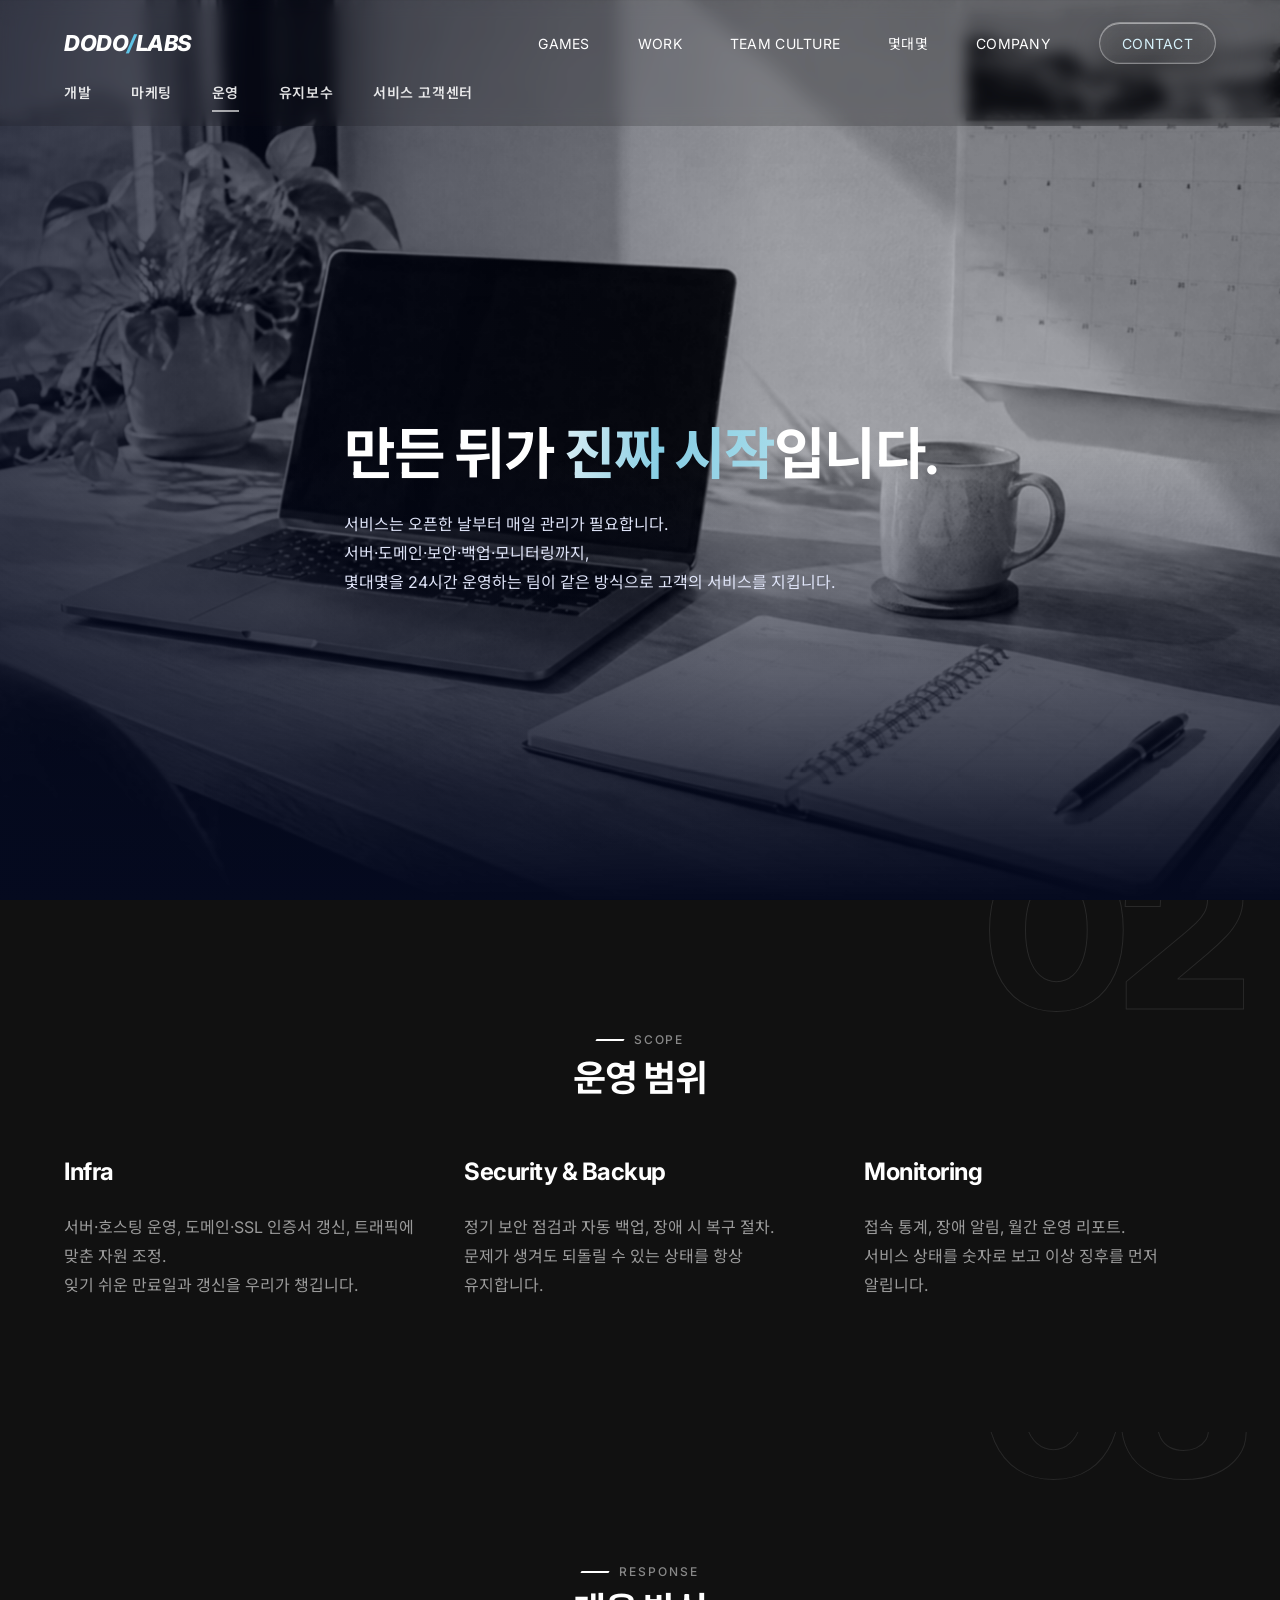
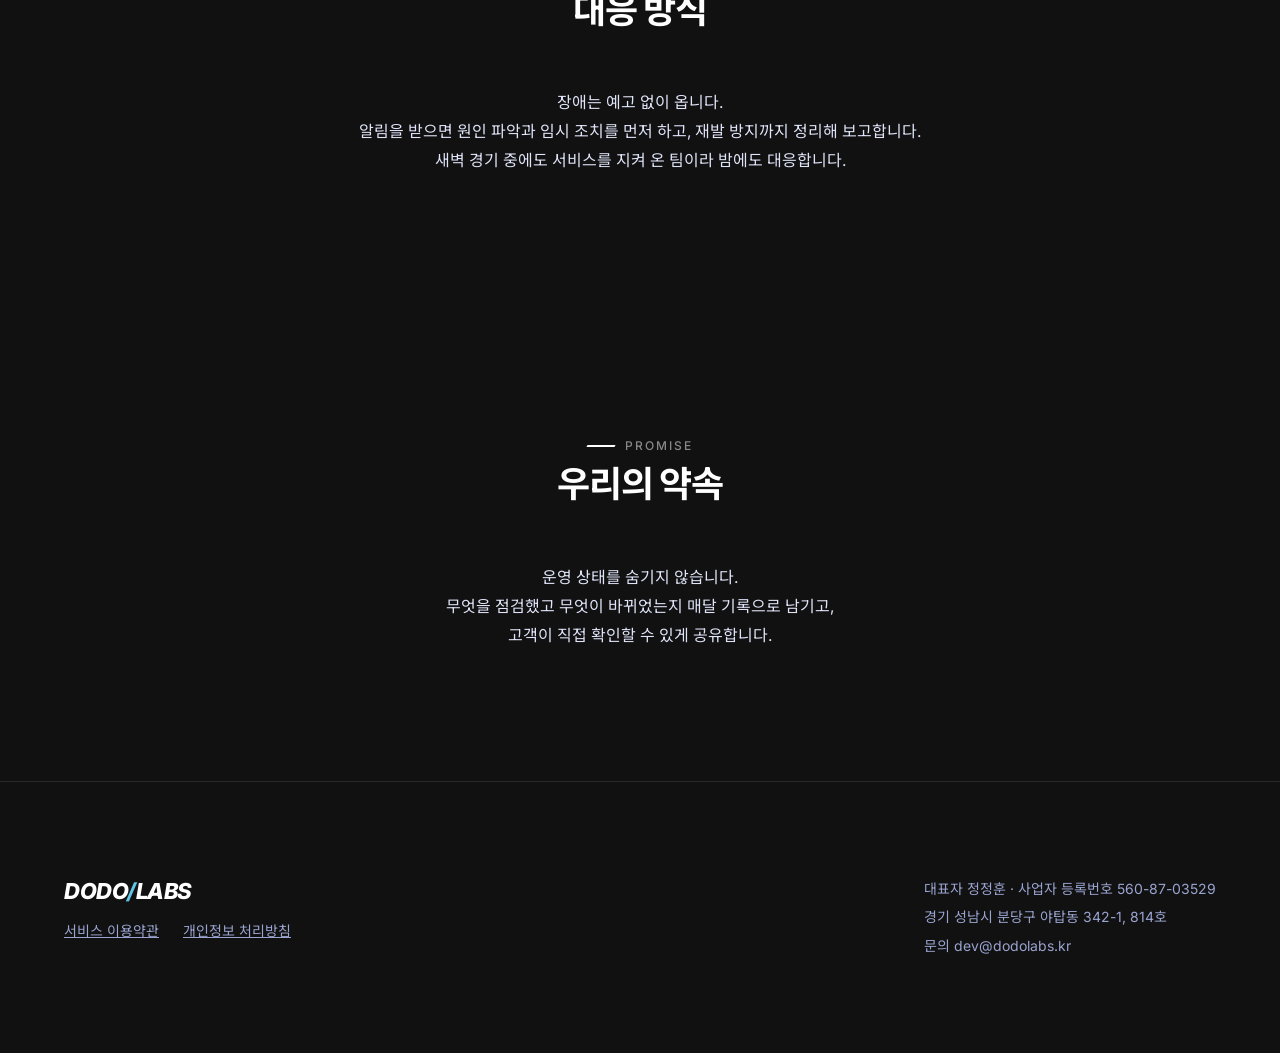
<file: operation.html>
<!doctype html>
<html lang="ko">
<head>
<meta charset="utf-8">
<meta http-equiv="Cache-Control" content="no-cache, no-store, must-revalidate">
<meta http-equiv="Pragma" content="no-cache">
<meta http-equiv="Expires" content="0">
<meta name="viewport" content="width=device-width, initial-scale=1">
<title>운영 | 도도랩스</title>
<meta name="description" content="만든 뒤가 진짜 시작입니다. 도도랩스 운영 관리">
<link rel="preconnect" href="https://fonts.googleapis.com">
<link rel="preconnect" href="https://fonts.gstatic.com" crossorigin>
<link href="https://fonts.googleapis.com/css2?family=Inter:ital,wght@0,400;0,500;0,600;0,700;0,800;1,800;1,900&family=Noto+Sans+KR:wght@400;500;700;900&display=swap" rel="stylesheet">
<link rel="icon" href="data:,">
<link rel="stylesheet" href="./styles.css?v=132">
</head>
<body>
<canvas id="bg-lines" aria-hidden="true"></canvas>
<div id="top" class="page">
<header class="site-header">
  <div class="wrap header-row">
    <a href="./index.html" class="logo">DODO<span class="accent">/</span>LABS</a>
    <nav aria-label="주요 메뉴" class="nav">
      <a href="./index.html#games">GAMES</a>
      <a href="./index.html#numbers">WORK</a>
      <a href="./team.html">TEAM CULTURE</a>
      <a href="./mdm.html">몇대몇</a>
      <a href="./company.html">COMPANY</a>
      <a href="./contact.html" class="btn btn-sm">CONTACT</a>
    </nav>
  </div>
  <div class="wrap">
    <nav aria-label="서비스 카테고리" class="cats">
      <a href="./develop.html">개발</a>
      <a href="./marketing.html">마케팅</a>
      <a href="./operation.html" class="is-active" aria-current="page">운영</a>
      <a href="./maintenance.html">유지보수</a>
      <a href="./contact.html">서비스 고객센터</a>
    </nav>
  </div>
</header>
<main>
<section class="pg-hero">
  <img class="pg-hero-img" src="./assets/cards/sec_ops.jpg" alt="">
  <div class="pg-hero-shade" aria-hidden="true"></div>
  <div class="wrap pg-hero-copy">
    <h1 class="pg-h1">만든 뒤가 <span class="grad">진짜 시작</span>입니다.</h1>
    <p class="pg-lead">서비스는 오픈한 날부터 매일 관리가 필요합니다.<br>서버·도메인·보안·백업·모니터링까지,<br>몇대몇을 24시간 운영하는 팀이 같은 방식으로 고객의 서비스를 지킵니다.</p>
  </div>
</section>

<section class="pg-sec">
  <div class="wrap">
    <div class="c-head"><div class="label">Scope</div><h2 class="h2">운영 범위</h2></div>
    <div class="value-list svc-grid">
      <article class="value"><div class="value-copy"><h3>Infra</h3><p>서버·호스팅 운영, 도메인·SSL 인증서 갱신, 트래픽에 맞춘 자원 조정.<br>잊기 쉬운 만료일과 갱신을 우리가 챙깁니다.</p></div></article>
      <article class="value"><div class="value-copy"><h3>Security &amp; Backup</h3><p>정기 보안 점검과 자동 백업, 장애 시 복구 절차.<br>문제가 생겨도 되돌릴 수 있는 상태를 항상 유지합니다.</p></div></article>
      <article class="value"><div class="value-copy"><h3>Monitoring</h3><p>접속 통계, 장애 알림, 월간 운영 리포트.<br>서비스 상태를 숫자로 보고 이상 징후를 먼저 알립니다.</p></div></article>
    </div>
  </div>
</section>

<section class="pg-sec">
  <div class="wrap">
    <div class="c-head"><div class="label">Response</div><h2 class="h2">대응 방식</h2></div>
    <p class="c-text">장애는 예고 없이 옵니다.<br>알림을 받으면 원인 파악과 임시 조치를 먼저 하고, 재발 방지까지 정리해 보고합니다.<br>새벽 경기 중에도 서비스를 지켜 온 팀이라 밤에도 대응합니다.</p>
  </div>
</section>

<section class="pg-sec pg-sec-last">
  <div class="wrap">
    <div class="c-head"><div class="label">Promise</div><h2 class="h2">우리의 약속</h2></div>
    <p class="c-text">운영 상태를 숨기지 않습니다.<br>무엇을 점검했고 무엇이 바뀌었는지 매달 기록으로 남기고,<br>고객이 직접 확인할 수 있게 공유합니다.</p>
  </div>
</section>

</main>
<footer class="site-footer">
  <div class="wrap footer-row">
    <div class="stack-16">
      <div class="logo">DODO<span class="accent">/</span>LABS</div>
      <div class="footer-links"><a href="https://helix-chameleon-602.notion.site/505bd89783da40f6a2349757e0cff05e" target="_blank" rel="noopener">서비스 이용약관</a><a href="https://helix-chameleon-602.notion.site/e4c6392d28154241bee6c26fed3594d7?pvs=4" target="_blank" rel="noopener">개인정보 처리방침</a></div>
    </div>
    <div class="company">
      <div>대표자 정정훈 · 사업자 등록번호 560-87-03529</div>
      <div>경기 성남시 분당구 야탑동 342-1, 814호</div>
      <div>문의 dev@dodolabs.kr</div>
    </div>
  </div>
</footer>
</div>
<script src="./motion.js?v=41"></script>
<script src="./depth.js?v=1"></script>
<script src="./bg-lines.js?v=3"></script>
</body>
</html>
</file>
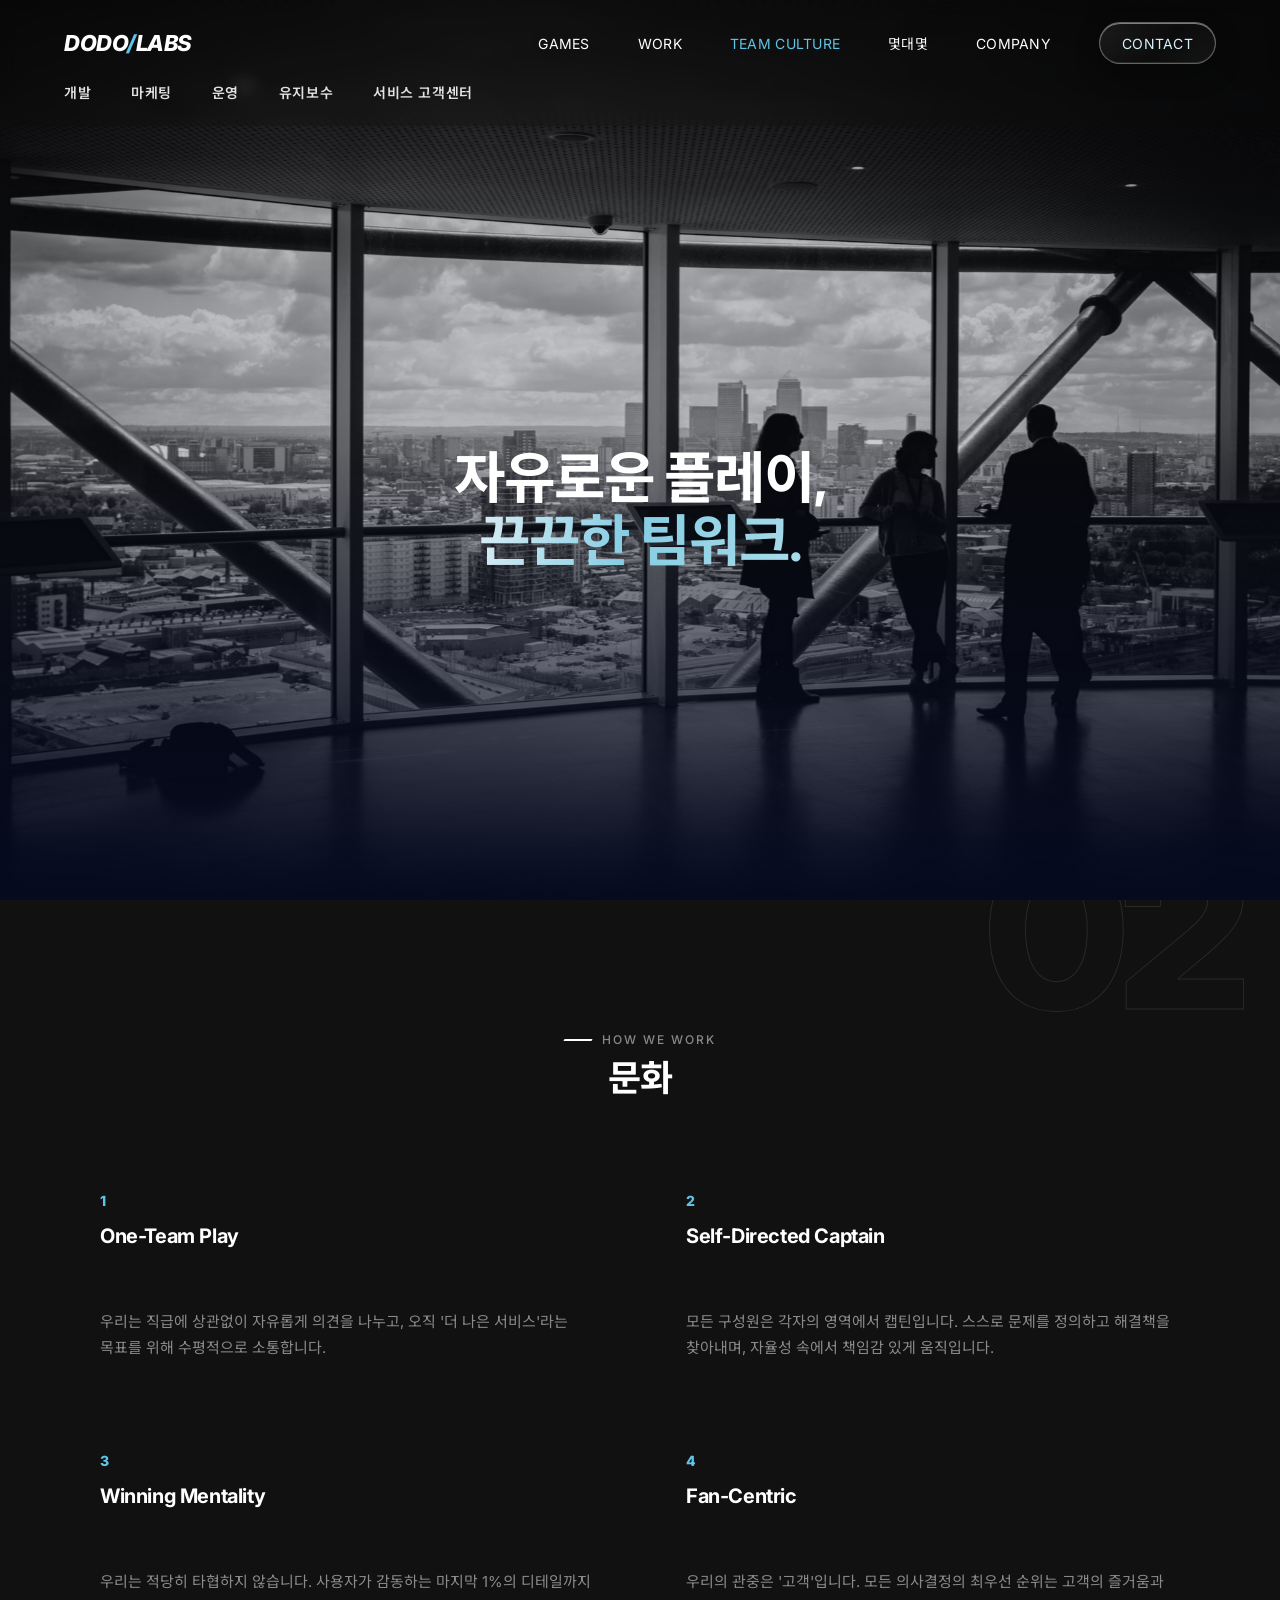
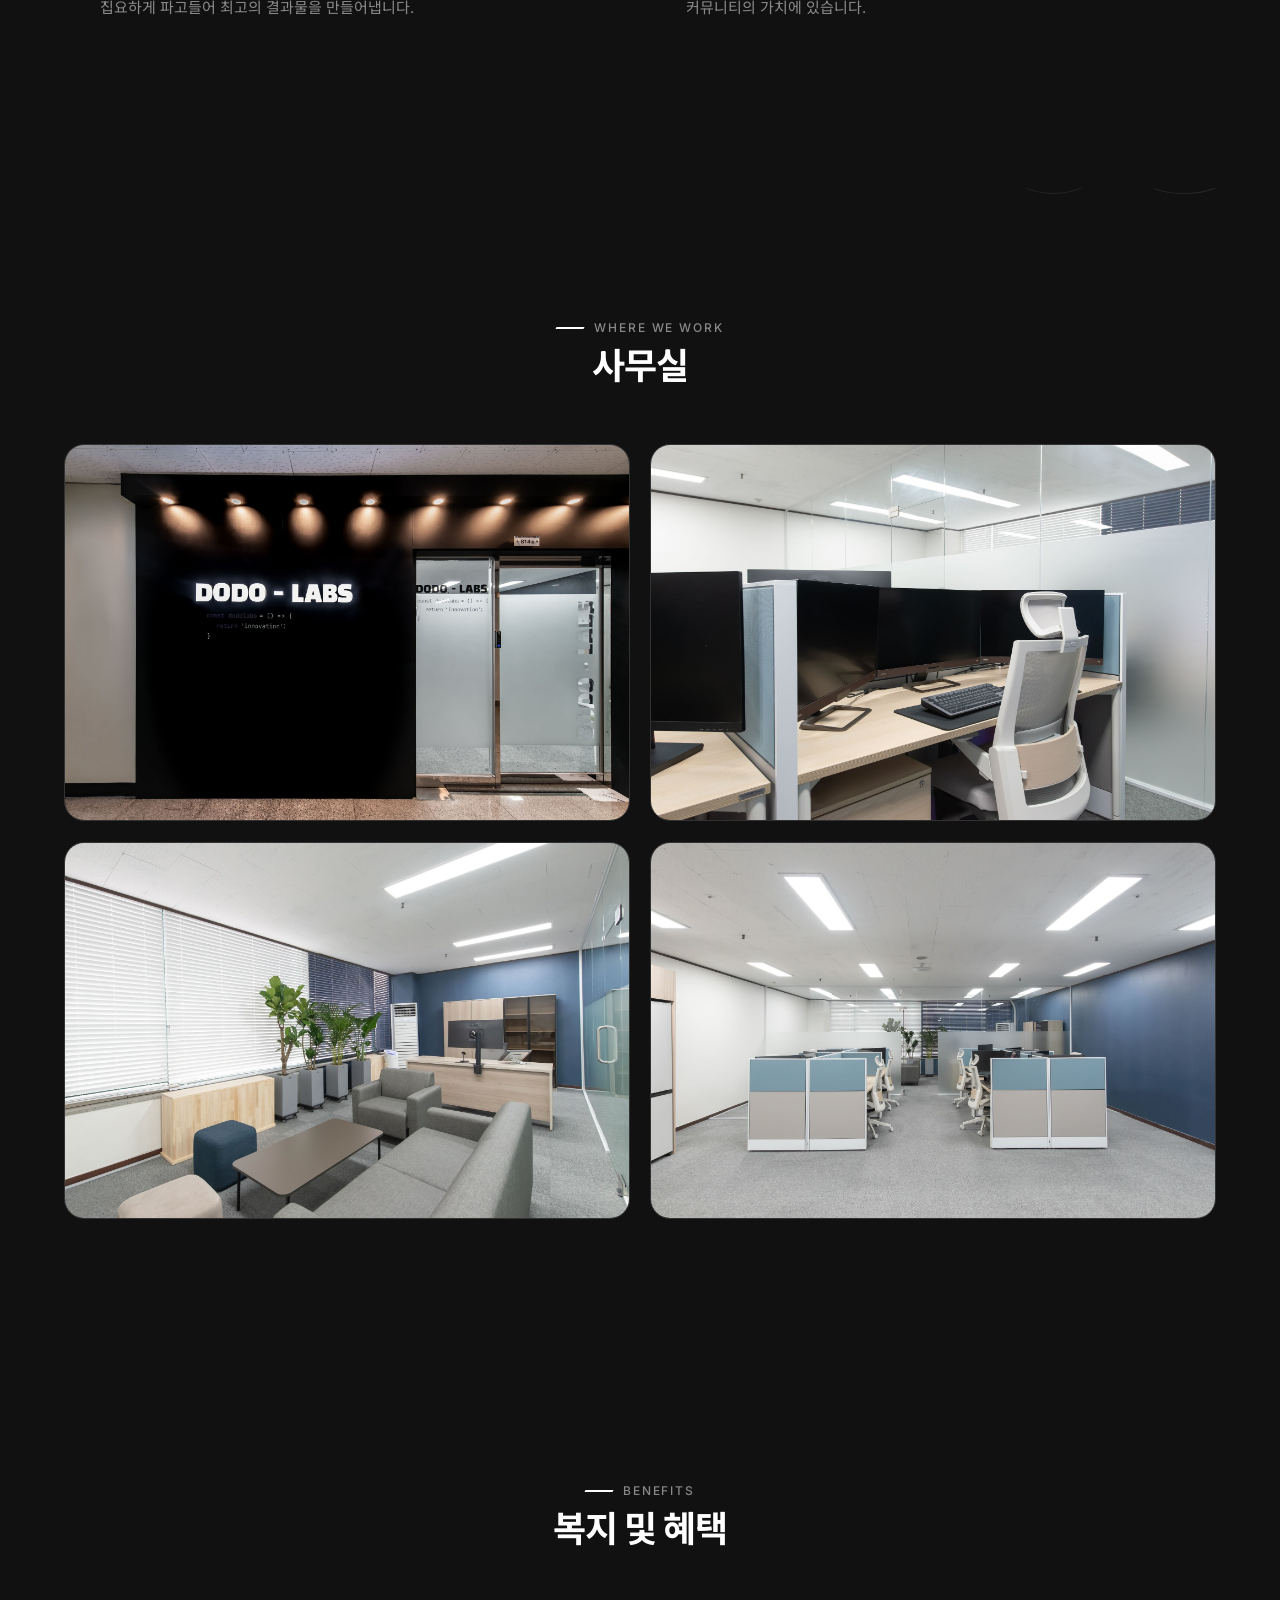
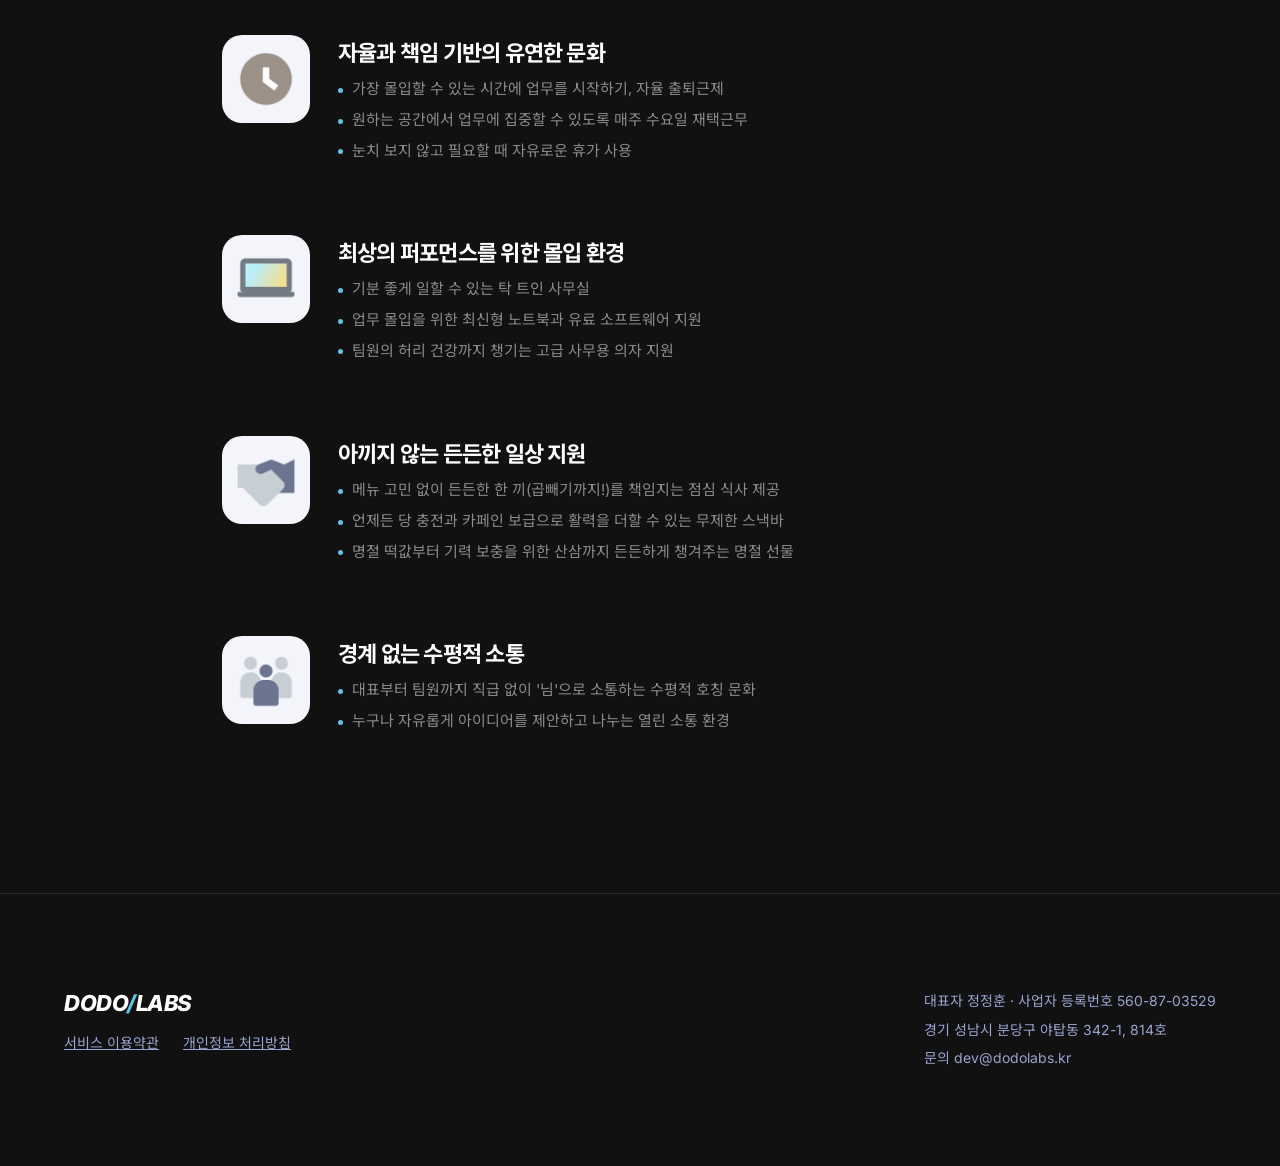
<file: team.html>
<!doctype html>
<html lang="ko">
<head>
<meta charset="utf-8">
<meta http-equiv="Cache-Control" content="no-cache, no-store, must-revalidate">
<meta http-equiv="Pragma" content="no-cache">
<meta http-equiv="Expires" content="0">
<meta name="viewport" content="width=device-width, initial-scale=1">
<title>팀 컬처 | 도도랩스</title>
<meta name="description" content="자유로운 플레이, 끈끈한 팀워크. 도도랩스 팀 컬처">
<link rel="preconnect" href="https://fonts.googleapis.com">
<link rel="preconnect" href="https://fonts.gstatic.com" crossorigin>
<link href="https://fonts.googleapis.com/css2?family=Inter:ital,wght@0,400;0,500;0,600;0,700;0,800;1,800;1,900&family=Noto+Sans+KR:wght@400;500;700;900&display=swap" rel="stylesheet">
<link rel="icon" href="data:,">
<link rel="stylesheet" href="./styles.css?v=132">
</head>
<body>
<canvas id="bg-lines" aria-hidden="true"></canvas>
<div id="top" class="page">
<header class="site-header">
  <div class="wrap header-row">
    <a href="./index.html" class="logo">DODO<span class="accent">/</span>LABS</a>
    <nav aria-label="주요 메뉴" class="nav">
      <a href="./index.html#games">GAMES</a>
      <a href="./index.html#numbers">WORK</a>
      <a href="./team.html" class="is-active" aria-current="page">TEAM CULTURE</a>
      <a href="./mdm.html">몇대몇</a>
      <a href="./company.html">COMPANY</a>
      <a href="./contact.html" class="btn btn-sm">CONTACT</a>
    </nav>
  </div>
  <div class="wrap">
    <nav aria-label="서비스 카테고리" class="cats">
      <a href="./develop.html">개발</a>
      <a href="./marketing.html">마케팅</a>
      <a href="./operation.html">운영</a>
      <a href="./maintenance.html">유지보수</a>
      <a href="./contact.html">서비스 고객센터</a>
    </nav>
  </div>
</header>
<main>
<section class="pg-hero pg-hero-center">
  <img class="pg-hero-img" src="./assets/team/hero.jpg" alt="">
  <div class="pg-hero-shade" aria-hidden="true"></div>
  <div class="wrap pg-hero-copy">
    <h1 class="pg-h1">자유로운 플레이,<br><span class="grad">끈끈한 팀워크.</span></h1>
  </div>
</section>

<section class="pg-sec">
  <div class="wrap">
    <div class="c-head"><div class="label">How We Work</div><h2 class="h2">문화</h2></div>
    <div class="cult-grid">
      <article class="cult"><span class="cult-no">1</span><h3>One-Team Play</h3><p>우리는 직급에 상관없이 자유롭게 의견을 나누고, 오직 '더 나은 서비스'라는 목표를 위해 수평적으로 소통합니다.</p></article>
      <article class="cult"><span class="cult-no">2</span><h3>Self-Directed Captain</h3><p>모든 구성원은 각자의 영역에서 캡틴입니다. 스스로 문제를 정의하고 해결책을 찾아내며, 자율성 속에서 책임감 있게 움직입니다.</p></article>
      <article class="cult"><span class="cult-no">3</span><h3>Winning Mentality</h3><p>우리는 적당히 타협하지 않습니다. 사용자가 감동하는 마지막 1%의 디테일까지 집요하게 파고들어 최고의 결과물을 만들어냅니다.</p></article>
      <article class="cult"><span class="cult-no">4</span><h3>Fan-Centric</h3><p>우리의 관중은 '고객'입니다. 모든 의사결정의 최우선 순위는 고객의 즐거움과 커뮤니티의 가치에 있습니다.</p></article>
    </div>
  </div>
</section>

<section class="pg-sec">
  <div class="wrap">
    <div class="c-head"><div class="label">Where We Work</div><h2 class="h2">사무실</h2></div>
    <div class="office-grid">
      <img src="./assets/team/office1.jpg" alt="도도랩스 사무실 입구">
      <img src="./assets/team/office2.jpg" alt="도도랩스 업무 공간">
      <img src="./assets/team/office3.jpg" alt="도도랩스 라운지">
      <img src="./assets/team/office4.jpg" alt="도도랩스 사무실">
    </div>
  </div>
</section>

<section class="pg-sec pg-sec-last">
  <div class="wrap">
    <div class="c-head"><div class="label">Benefits</div><h2 class="h2">복지 및 혜택</h2></div>
    <div class="benefit-list">
      <article class="benefit"><div class="benefit-ic"><img src="./assets/team/b1.png" alt=""></div><div><h3>자율과 책임 기반의 유연한 문화</h3><ul><li>가장 몰입할 수 있는 시간에 업무를 시작하기, 자율 출퇴근제</li><li>원하는 공간에서 업무에 집중할 수 있도록 매주 수요일 재택근무</li><li>눈치 보지 않고 필요할 때 자유로운 휴가 사용</li></ul></div></article>
      <article class="benefit"><div class="benefit-ic"><img src="./assets/team/b2.png" alt=""></div><div><h3>최상의 퍼포먼스를 위한 몰입 환경</h3><ul><li>기분 좋게 일할 수 있는 탁 트인 사무실</li><li>업무 몰입을 위한 최신형 노트북과 유료 소프트웨어 지원</li><li>팀원의 허리 건강까지 챙기는 고급 사무용 의자 지원</li></ul></div></article>
      <article class="benefit"><div class="benefit-ic"><img src="./assets/team/b3.png" alt=""></div><div><h3>아끼지 않는 든든한 일상 지원</h3><ul><li>메뉴 고민 없이 든든한 한 끼(곱빼기까지!)를 책임지는 점심 식사 제공</li><li>언제든 당 충전과 카페인 보급으로 활력을 더할 수 있는 무제한 스낵바</li><li>명절 떡값부터 기력 보충을 위한 산삼까지 든든하게 챙겨주는 명절 선물</li></ul></div></article>
      <article class="benefit"><div class="benefit-ic"><img src="./assets/team/b4.png" alt=""></div><div><h3>경계 없는 수평적 소통</h3><ul><li>대표부터 팀원까지 직급 없이 '님'으로 소통하는 수평적 호칭 문화</li><li>누구나 자유롭게 아이디어를 제안하고 나누는 열린 소통 환경</li></ul></div></article>
    </div>
  </div>
</section>
</main>
<footer class="site-footer">
  <div class="wrap footer-row">
    <div class="stack-16">
      <div class="logo">DODO<span class="accent">/</span>LABS</div>
      <div class="footer-links"><a href="https://helix-chameleon-602.notion.site/505bd89783da40f6a2349757e0cff05e" target="_blank" rel="noopener">서비스 이용약관</a><a href="https://helix-chameleon-602.notion.site/e4c6392d28154241bee6c26fed3594d7?pvs=4" target="_blank" rel="noopener">개인정보 처리방침</a></div>
    </div>
    <div class="company">
      <div>대표자 정정훈 · 사업자 등록번호 560-87-03529</div>
      <div>경기 성남시 분당구 야탑동 342-1, 814호</div>
      <div>문의 dev@dodolabs.kr</div>
    </div>
  </div>
</footer>
</div>
<script src="./motion.js?v=41"></script>
<script src="./depth.js?v=1"></script>
<script src="./bg-lines.js?v=3"></script>
</body>
</html>
</file>
<file: styles.css>
:root{--accent:#5fc4e6;--ink:#050a1f;--text:#ffffff;--sub:#c3cbee;--sub2:#b9c2e8;--line:rgba(255,255,255,0.14)}
*{box-sizing:border-box}
html{scroll-behavior:smooth}
body{margin:0;background:#000;color:var(--text);font-family:'Inter','Noto Sans KR','Apple SD Gothic Neo','Malgun Gothic','Pretendard Variable',system-ui,sans-serif;word-break:keep-all;overflow-wrap:break-word}
a{color:inherit}
h1,h2,h3,p,ul,ol{margin:0;padding:0}
ul,ol{list-style:none}
img,video{display:block}
.page{width:100%;background:linear-gradient(180deg,#0a1a5c 0%,#07113d 18%,#030825 42%,#000 72%);overflow:hidden}
.wrap{max-width:1312px;margin:0 auto;padding:0 64px}
.rel{position:relative}
.accent{color:var(--accent)}
.grad{background:linear-gradient(98deg,#d6f1fa 0%,#5fc4e6 40%,#8fd8ee 100%);-webkit-background-clip:text;background-clip:text;color:transparent;-webkit-text-fill-color:transparent;padding-right:0.14em;margin-right:-0.14em}
.grad-white{background:linear-gradient(100deg,#ffffff 0%,#8ceaff 40%,#5fc4e6 70%,#3fa3c6 100%);-webkit-background-clip:text;background-clip:text;color:transparent;-webkit-text-fill-color:transparent;padding-right:0.14em;margin-right:-0.14em}
.stack-16{display:flex;flex-direction:column;gap:16px}
.stack-20{display:flex;flex-direction:column;gap:14px}
.stack-40{display:flex;flex-direction:column;gap:32px}
.stack-56{display:flex;flex-direction:column;gap:40px}
.bg-img{position:absolute;left:0;top:0;width:100%;object-fit:cover;pointer-events:none;filter:saturate(1.08)}

/* header */
.site-header{position:fixed;left:0;right:0;top:0;z-index:6;background:rgba(5,10,31,.38);backdrop-filter:blur(18px) saturate(1.4);-webkit-backdrop-filter:blur(18px) saturate(1.4);border-bottom:1px solid rgba(255,255,255,.08)}
.header-row{display:flex;flex-wrap:wrap;align-items:center;justify-content:space-between;gap:16px;padding-top:22px;padding-bottom:8px}
.logo{font-size:22px;font-weight:800;font-style:italic;letter-spacing:-0.02em;text-decoration:none;color:#fff}
.nav{display:flex;flex-wrap:wrap;align-items:center;gap:36px}
.nav a{font-size:14px;font-weight:400;letter-spacing:.06em;color:#dfe4f8;text-decoration:none}
.nav a:hover{color:#fff}
.nav a.btn{color:#d6f1fa}

/* buttons */
.btn{display:inline-flex;align-items:center;gap:10px;background:linear-gradient(135deg,rgba(95,196,230,.16),rgba(95,196,230,.06));color:#d6f1fa;border:1px solid rgba(95,196,230,.38);border-radius:999px;font-family:inherit;font-weight:500;letter-spacing:.01em;text-decoration:none;cursor:pointer;backdrop-filter:blur(14px) saturate(1.2);-webkit-backdrop-filter:blur(14px) saturate(1.2);box-shadow:0 4px 18px rgba(95,196,230,.08),inset 0 1px 0 rgba(255,255,255,.18);transition:.25s}
.btn-sm{min-height:42px;padding:0 22px;font-size:13px;font-weight:400;letter-spacing:.08em}
.nav a.btn{font-weight:400}
.btn-lg{min-height:56px;padding:0 32px;font-size:16px}
.btn:hover{background:linear-gradient(135deg,rgba(95,196,230,.3),rgba(95,196,230,.12));color:#fff;border-color:rgba(95,196,230,.6);box-shadow:0 8px 28px rgba(95,196,230,.16),inset 0 1px 0 rgba(255,255,255,.25)}
.btn:focus-visible,a:focus-visible,input:focus-visible,select:focus-visible,textarea:focus-visible{outline:2px solid var(--accent);outline-offset:3px}

/* hero */
.hero{position:relative;margin-top:0;padding-top:120px}
.hero-bg{height:760px;opacity:0.35;-webkit-mask-image:linear-gradient(180deg,#000 0%,transparent 100%);mask-image:linear-gradient(180deg,#000 0%,transparent 100%)}
.slash{position:absolute;display:block;transform:skewX(-30deg)}
.slash-1{left:-80px;top:108px;width:360px;height:28px;background:var(--accent)}
.slash-2{left:-40px;top:150px;width:220px;height:10px;background:#fff;opacity:0.9}
.slash-3{right:-60px;top:360px;width:300px;height:28px;background:var(--accent)}
.hero-col{position:relative;display:flex;flex-direction:column;gap:40px}
.eyebrow{display:inline-flex;align-items:center;gap:12px;font-size:14px;font-weight:700;letter-spacing:0.16em;color:var(--accent)}
.eyebrow-line{width:32px;height:2px;background:var(--accent)}
.hero-title{font-size:104px;line-height:1.1;font-weight:900;font-style:italic;letter-spacing:-0.04em;filter:drop-shadow(0 0 32px rgba(95,196,230,0.28))}
.hero-row{display:flex;flex-wrap:wrap;align-items:center;justify-content:space-between;gap:32px}
.lead{flex:none;max-width:560px;font-size:18px;line-height:1.7;color:var(--sub)}
.hero-row .lead{flex:1 1 440px}
.video-frame{position:relative;margin-top:24px;border-radius:28px;overflow:hidden;border:1px solid rgba(255,255,255,0.16);box-shadow:0 40px 120px rgba(0,30,255,0.35);background:#000;aspect-ratio:16/9}
.video-frame video{width:100%;height:100%;object-fit:cover}
.video-badge{position:absolute;left:24px;top:24px;display:inline-flex;align-items:center;gap:8px;background:rgba(0,0,0,0.6);border-radius:999px;padding:8px 16px;font-size:13px;font-weight:700;letter-spacing:0.08em}
.dot{width:8px;height:8px;border-radius:50%;background:var(--accent)}

/* marquee */
.marquee-wrap{position:relative;overflow:hidden;padding:32px 0 40px}
.marquee{position:relative;width:120%;margin-left:-10%;transform:skewY(-2.5deg);background:linear-gradient(90deg,#5fc4e6 0%,#9ff0ff 50%,#9ff7ea 100%);padding:26px 0;overflow:hidden;box-shadow:0 24px 70px rgba(95,196,230,.16)}
.marquee::before{content:'';position:absolute;left:0;right:0;top:0;height:3px;background:rgba(5,10,31,.35)}
.marquee::after{content:'';position:absolute;left:0;right:0;bottom:0;height:3px;background:rgba(5,10,31,.35)}
.marquee-text{display:flex;justify-content:center;width:100%;white-space:nowrap;font-size:34px;font-weight:900;font-style:italic;letter-spacing:-0.015em;color:var(--ink)}
.marquee-text span{display:inline-block;padding:0 24px}
.marquee-text i{font-style:normal;font-weight:400;opacity:.45;margin:0 22px}
@keyframes marq{to{transform:translateX(-50%)}}
@media (prefers-reduced-motion:reduce){.marquee-text{animation:none}}

/* common section */
.section{position:relative}
.label{display:inline-flex;align-items:center;gap:10px;font-size:13px;font-weight:700;letter-spacing:0.18em;color:var(--accent)}
.label::before{content:'';width:22px;height:2px;background:var(--accent);transform:skewX(-30deg)}
.h2{font-size:52px;line-height:1.15;font-weight:900;font-style:italic;letter-spacing:-0.035em}
.h2-xl{font-size:64px;line-height:1.1;letter-spacing:-0.04em}
.note{font-size:13px;line-height:1.6;color:#aab4de}
.note.dim{font-size:13px;color:#8e98c4}

/* business */
.section-business{padding:144px 0 120px}
.cards{display:flex;flex-wrap:wrap;gap:20px}
.card{flex:1 1 360px;min-width:0;min-height:260px;background:linear-gradient(160deg,rgba(255,255,255,0.10),rgba(255,255,255,0.02));border:1px solid var(--line);border-radius:24px;padding:36px;display:flex;flex-direction:column;justify-content:flex-start;gap:40px}
.card-no{font-size:48px;line-height:1;height:48px;font-weight:900;font-style:italic;color:var(--accent)}
.card-body{display:flex;flex-direction:column;gap:12px}
.card h3{font-size:28px;line-height:1.3;font-weight:800;letter-spacing:-0.02em}
.card p{font-size:16px;line-height:1.7;color:var(--sub2);max-width:560px}
.card-accent{flex:2 1 740px;background:linear-gradient(160deg,var(--accent),#3fa3c6);border:0;color:var(--ink)}
.card-accent .card-no{color:var(--ink)}
.card-accent h3{font-weight:900}
.card-accent p{color:var(--ink);font-weight:500}

/* games */
.section-games{padding:64px 0}
.section-svc{padding:56px 0}
.section-svc + .section-svc{padding-top:16px}
.section-svc .game-img{height:200px}
.svc-head{display:flex;flex-direction:column;align-items:flex-start;gap:0;margin-bottom:40px}
.svc-head .label{margin-bottom:18px}
.svc-head .h2-xl{font-size:48px;line-height:1.18;letter-spacing:-0.035em}
.svc-head .lead{margin-top:20px;font-size:17px;line-height:1.7;max-width:640px}
.section-svc .game{gap:14px}
.section-svc .game-head{margin-top:2px}
.section-svc .game h3{font-size:20px}
.section-svc .game p{font-size:14px;line-height:1.65;margin-top:-2px}
.games-bg{height:100%;opacity:0.3;-webkit-mask-image:linear-gradient(180deg,transparent 0%,#000 25%,#000 75%,transparent 100%);mask-image:linear-gradient(180deg,transparent 0%,#000 25%,#000 75%,transparent 100%)}
.games{display:flex;flex-wrap:wrap;gap:20px}
.game{flex:1 1 240px;min-width:0;display:flex;flex-direction:column;gap:12px}
.game-img{height:240px;border-radius:20px;transition:transform .3s,box-shadow .3s}
.game:hover .game-img{transform:translateY(-4px);box-shadow:0 24px 60px rgba(0,30,255,.3)}
.game-img img{width:100%;height:100%;object-fit:cover;border-radius:24px}
.placeholder{border:1px dashed rgba(255,255,255,0.4);background:rgba(0,0,0,0.35);display:flex;align-items:center;justify-content:center;font-size:14px;line-height:1.6;color:var(--sub);text-align:center;padding:0 16px}
.game-head{display:flex;align-items:center;justify-content:space-between;gap:12px}
.game h3{font-size:22px;font-weight:800;font-style:italic;letter-spacing:-.02em}
.game p{font-size:14px;line-height:1.6;color:var(--sub2)}
.tag{font-size:12px;font-weight:700;color:var(--ink);background:var(--accent);border-radius:999px;padding:4px 12px;white-space:nowrap}
.chips{display:flex;flex-wrap:wrap;gap:8px}
.chips li{font-size:13px;color:#e4e9ff;border:1px solid rgba(255,255,255,0.3);border-radius:999px;padding:4px 10px}

/* numbers */
.section-numbers{padding:72px 0 56px}
.numbers{display:flex;flex-wrap:wrap;gap:24px}
.num{flex:1 1 280px;min-width:0;border-top:2px solid;border-image:linear-gradient(90deg,var(--accent),rgba(95,196,230,0)) 1;padding-top:24px;display:flex;flex-direction:column;gap:12px}
.num-v{font-size:84px;line-height:1;font-weight:900;font-style:italic;letter-spacing:-0.015em;display:flex;align-items:baseline;gap:.06em;padding-right:.08em}
.num-v .grad-white{padding-right:.1em;margin-right:-.1em}
.num-u{font-size:.5em;font-weight:700;letter-spacing:0;color:#e8edff;margin-left:.08em}
.num-plus{font-size:.6em;font-weight:800;color:var(--accent);margin-left:.02em}
.num-l{font-size:14px;font-weight:500;letter-spacing:.1em;color:var(--sub2)}

/* process */
.section-process{padding:8px 0 72px}
.steps{display:flex;flex-wrap:wrap;gap:32px}
.steps li{position:relative;flex:1 1 160px;min-width:0;border:1px solid var(--line);border-radius:14px;padding:14px 18px;display:flex;flex-direction:column;gap:6px;background:linear-gradient(160deg,rgba(255,255,255,.06),rgba(255,255,255,.01))}
.steps li:not(:last-child)::after{content:'';position:absolute;right:-21px;top:50%;width:9px;height:9px;border-top:2px solid var(--accent);border-right:2px solid var(--accent);transform:translateY(-50%) rotate(45deg)}
.step-no{font-size:11px;font-weight:800;letter-spacing:.14em;color:var(--accent)}
.step-t{font-size:17px;font-weight:700;letter-spacing:-0.02em}

/* team */
.section-team{padding:72px 0}
.team-bg{height:100%;opacity:0.28;-webkit-mask-image:linear-gradient(180deg,transparent 0%,#000 30%,#000 70%,transparent 100%);mask-image:linear-gradient(180deg,transparent 0%,#000 30%,#000 70%,transparent 100%)}
.team-row{display:flex;flex-wrap:wrap;gap:48px}
.team-side{flex:1 1 280px;min-width:0;display:flex;flex-direction:column;gap:16px;align-self:flex-start}
.link{display:inline-flex;align-items:center;min-height:44px;font-size:16px;font-weight:700;color:var(--accent);text-decoration:none}
.culture{flex:3 1 640px;min-width:0;display:flex;flex-direction:column;gap:12px}
.culture li{display:flex;align-items:center;gap:24px;padding:22px 28px;background:rgba(0,0,0,0.45);border:1px solid var(--line);border-left:3px solid var(--accent);border-radius:16px;transition:transform .3s,border-color .3s}
.culture li:hover{transform:translateX(6px);border-color:rgba(95,196,230,.5)}
.culture-no{flex:0 0 48px;font-size:26px;font-weight:900;font-style:italic;color:var(--accent)}
.culture p{font-size:20px;line-height:1.5;font-weight:700;letter-spacing:-0.01em}

/* contact */
.section-contact{padding:72px 0}
.contact-bg{height:100%;opacity:0.4;-webkit-mask-image:linear-gradient(180deg,transparent 0%,#000 40%,#000 100%);mask-image:linear-gradient(180deg,transparent 0%,#000 40%,#000 100%)}
.contact-row{display:flex;flex-wrap:wrap;gap:64px}
.contact-side{flex:1 1 420px;min-width:0;display:flex;flex-direction:column;gap:18px}
.contact-side .lead{font-size:16px}
.mail{font-size:22px;font-weight:700;color:var(--accent)}
.form{flex:1 1 480px;min-width:0;display:flex;flex-direction:column;gap:22px;background:rgba(0,0,0,0.5);border:1px solid var(--line);border-radius:28px;padding:40px}
.field{display:flex;flex-direction:column;gap:4px}
.field label{font-size:14px;font-weight:700;color:var(--sub)}
.field input,.field select,.field textarea{border:0;border-bottom:1px solid #6f7ab0;border-radius:0;padding:0;font-size:18px;font-family:inherit;width:100%;background:transparent;color:#fff}
.field input,.field select{height:48px}
.field textarea{height:120px;padding:12px 0;resize:none}
.field select option{color:#000}
.agree{display:flex;align-items:center;gap:12px;min-height:44px}
.agree input{width:20px;height:20px;margin:0}
.agree label{font-size:14px;color:var(--sub)}
.form .btn{align-self:flex-start}
.form-status{min-height:22px;font-size:14px;color:var(--accent)}

/* footer */
.site-footer{border-top:1px solid rgba(255,255,255,0.12);padding:48px 0;background:#000}
.footer-row{display:flex;flex-wrap:wrap;justify-content:space-between;gap:32px}
.footer-links{display:flex;gap:24px}
.footer-links a{font-size:14px;color:#9aa4d0}
.company{display:flex;flex-direction:column;gap:6px;font-size:14px;line-height:1.6;color:#9aa4d0}

/* 좁은 화면에서 깨지지 않게 하는 최소 대응 (모바일 시안은 별도 작업) */
@media (max-width:900px){
  .wrap{padding:0 24px}
  .hero-title{font-size:52px}
  .h2{font-size:40px}.h2-xl{font-size:48px}
  .num-v{font-size:56px}
  .marquee-text{font-size:22px}
  .nav{gap:16px}
  .slash-3{display:none}
}
@media (prefers-reduced-motion:reduce){html{scroll-behavior:auto}}

/* ── 진입부 (p-city 스타일: 좌상단 카테고리 + 풀스크린 영상) ── */
.cats{display:flex;flex-wrap:wrap;gap:36px;padding:2px 0 14px}
.cats a{font-size:14px;font-weight:600;letter-spacing:.04em;color:#fff;text-decoration:none;opacity:.88;padding:8px 0;border-bottom:2px solid transparent;transition:.2s}
.cats a:hover{opacity:1;border-color:var(--accent)}
.entry{position:relative;height:100vh;min-height:720px;background:#000}
.entry-media{position:absolute;inset:0;overflow:hidden}
.entry-video{position:absolute;inset:0;width:100%;height:100%;object-fit:cover;transition:opacity .6s ease}
.entry.is-2 .entry-video{opacity:0}
.entry-shade{position:absolute;inset:0;background:linear-gradient(90deg,rgba(3,8,37,.55) 0%,rgba(3,8,37,0) 55%),linear-gradient(180deg,rgba(0,0,0,.15) 0%,rgba(0,0,0,0) 25%,rgba(3,8,37,0) 70%,rgba(3,8,37,.85) 100%);pointer-events:none}
.entry-arrow{position:absolute;top:50%;z-index:3;transform:translateY(-50%);width:48px;height:72px;border:0;background:transparent;color:#fff;display:flex;align-items:center;justify-content:center;cursor:pointer;opacity:.55;transition:.2s;font-family:inherit;padding:0}
.entry-arrow:hover{opacity:1}
.entry-arrow.prev{left:20px}.entry-arrow.next{right:20px}
.entry-bottom{position:absolute;left:0;right:0;bottom:56px;z-index:3;display:flex;align-items:flex-end}
.entry-feel{position:absolute;left:96px;right:auto;top:50%;z-index:3;transform:translateY(-50%);width:auto;max-width:none;margin:0;padding:0;pointer-events:none}
.entry .feel-2{display:none;white-space:nowrap;font-size:104px;transition:opacity .45s ease}
.entry:has(.quads:hover) .feel-2{opacity:0}
.entry.is-2 .feel-1{display:none}
.entry.is-2 .feel-2{display:block}
.quads{position:absolute;inset:0;display:grid;grid-template-columns:repeat(4,1fr);grid-template-rows:1fr;gap:3px;background:#050a1f;opacity:0;pointer-events:none;transition:opacity .6s ease,grid-template-columns .7s cubic-bezier(.2,.7,.2,1)}
.entry.is-2 .quads{opacity:1;pointer-events:auto}
.quad{min-width:0;min-height:0;overflow:hidden;background-image:url(./assets/entry_still.jpg);background-size:400vw auto;background-repeat:no-repeat;background-position:0 50%;filter:brightness(.5) saturate(.9);transition:filter .6s ease}
.quad.q1{background-position:0 50%}.quad.q2{background-position:-100vw 50%}.quad.q3{background-position:-200vw 50%}.quad.q4{background-position:-300vw 50%}
.quads:has(.q1:hover){grid-template-columns:2.4fr 1fr 1fr 1fr}
.quads:has(.q2:hover){grid-template-columns:1fr 2.4fr 1fr 1fr}
.quads:has(.q3:hover){grid-template-columns:1fr 1fr 2.4fr 1fr}
.quads:has(.q4:hover){grid-template-columns:1fr 1fr 1fr 2.4fr}
.quad:hover{filter:brightness(1) saturate(1.05)}
.qn{position:absolute;z-index:1;left:24px;top:150px;font-family:Inter,sans-serif;font-size:14px;font-weight:800;font-style:italic;letter-spacing:.1em;color:var(--accent);text-shadow:0 2px 10px rgba(0,0,0,.6)}
.quad{position:relative}
.quad::after{content:"";position:absolute;inset:0;background:linear-gradient(180deg,rgba(3,8,37,0) 35%,rgba(3,8,37,.78) 100%);pointer-events:none;z-index:0}
.qcopy{position:absolute;z-index:1;left:10%;right:10%;text-align:center;bottom:300px;font-family:'Nanum Myeongjo','Gungsuh','GungSeo','궁서','AppleMyungjo',serif;opacity:0;transform:translateY(16px);transition:opacity .45s ease .15s,transform .6s cubic-bezier(.2,.7,.2,1) .15s;text-shadow:0 2px 14px rgba(0,0,0,.75);pointer-events:none}
.quad:hover .qcopy{opacity:1;transform:none}
.eq-q{font-size:32px;line-height:1.5;color:#fff;font-weight:400;letter-spacing:.01em;margin:0}
.eq-a{font-size:38px;line-height:1.45;font-weight:700;letter-spacing:.01em;margin:14px 0 0}
.feel{font-size:124px;line-height:.95;font-weight:700;font-style:normal;letter-spacing:-.035em;text-transform:uppercase;transform:skewX(-7deg);transform-origin:left bottom;filter:drop-shadow(0 20px 60px rgba(0,0,0,.5))}
.entry-index{display:flex;gap:18px;font-size:15px;font-weight:700;letter-spacing:.06em;color:rgba(255,255,255,.45)}
.entry-index span{padding-bottom:6px;border-bottom:2px solid transparent;cursor:pointer}
.entry-index .on{color:#fff;border-color:var(--accent)}

/* 하단 캐러셀: 영상 아래 끝에 걸쳐 흐르고, 보일 듯 말 듯 처리 */
.strip{position:absolute;left:0;right:0;bottom:0;z-index:4;transform:translateY(64%)}
.strip-clip{overflow:hidden;-webkit-mask-image:linear-gradient(90deg,transparent 0%,#000 14%,#000 86%,transparent 100%);mask-image:linear-gradient(90deg,transparent 0%,#000 14%,#000 86%,transparent 100%)}
.strip-track{display:flex;gap:20px;width:max-content;animation:strip-move 60s linear infinite}
.strip:hover .strip-track{animation-play-state:paused}
@keyframes strip-move{from{transform:translateX(0)}to{transform:translateX(-1280px)}}
.scard{flex:0 0 300px;height:140px;border-radius:20px;background:linear-gradient(160deg,rgba(20,34,96,.85),rgba(5,10,31,.85));border:1px solid rgba(255,255,255,.18);backdrop-filter:blur(12px);-webkit-backdrop-filter:blur(12px);padding:24px 26px;display:flex;flex-direction:column;justify-content:space-between;gap:4px;text-decoration:none;color:#fff;opacity:.58;filter:blur(.5px);box-shadow:0 30px 70px rgba(0,0,0,.55);transition:opacity .3s,filter .3s,transform .3s}
.scard:hover{opacity:1;filter:none;transform:translateY(-4px)}
.scard-tag{font-size:11px;font-weight:700;letter-spacing:.16em;color:var(--accent)}
.scard-title{font-size:22px;font-weight:800;font-style:italic;letter-spacing:-.02em}
.scard-sub{font-size:13px;color:var(--sub)}
.scard.is-dev .scard-tag{color:#9aa4d0}
.scard.is-dev .scard-title{color:#cfd6f5}
@media (prefers-reduced-motion:reduce){.strip-track{animation:none}}

/* 몇대몇 서비스 자리 (공간만 확보) */
.section-mdm{padding:56px 0 64px}
.mdm-slot{margin-top:24px;min-height:380px;border:1px dashed rgba(255,255,255,.4);border-radius:28px;background:rgba(0,0,0,.35);display:flex;flex-direction:column;align-items:center;justify-content:center;gap:14px;text-align:center;padding:48px 32px}
.mdm-desc{max-width:760px;margin-top:4px}
.mdm-video{margin-top:28px}
.mdm-meta{display:flex;flex-wrap:wrap;align-items:center;justify-content:space-between;gap:24px;margin-top:8px}
.mdm-name{font-size:24px;font-weight:800;letter-spacing:-.02em}
.mdm-line{font-size:15px;color:var(--sub)}
.store-links{display:flex;flex-wrap:wrap;gap:12px}
.store-links a{display:inline-flex;align-items:center;min-height:44px;padding:0 20px;border:1px solid rgba(255,255,255,.35);border-radius:999px;font-size:14px;font-weight:700;color:#fff;text-decoration:none}
.store-links a:hover{border-color:var(--accent);color:var(--accent)}

/* 개발중 뎁스 페이지 */
.dev-page{position:relative;min-height:100vh;display:flex;align-items:center;padding:200px 0 120px}
.dev-page .h2-xl{margin-top:8px}
.dev-links{display:flex;flex-wrap:wrap;gap:16px;margin-top:40px}

/* ── 소개 문구 섹션 (영상 아래) ── */
.section-intro{padding:80px 0 48px}
.intro-row{display:flex;flex-wrap:wrap;align-items:flex-end;justify-content:space-between;gap:40px}
.intro-copy{flex:1 1 560px;min-width:0;display:flex;flex-direction:column;gap:18px}
.intro-copy .hero-title{font-size:64px;line-height:1.1;filter:none}
.intro-stack{display:flex;flex-direction:column;align-items:flex-start;gap:20px}
.intro-stack .hero-title{font-size:64px;line-height:1.1;filter:none}
.intro-stack .lead{margin-top:4px}
.intro-stack .btn{margin-top:8px}
.intro-side{flex:0 1 460px;min-width:0;display:flex;flex-direction:column;align-items:flex-start;gap:24px}

/* ── OUR SERVICE 캐러셀 (Special Offers 방식) ── */
.section-services{padding:32px 0 72px}
.sec-head{display:flex;align-items:flex-end;justify-content:space-between;gap:24px;margin-bottom:28px}
.sec-arrows{display:flex;gap:10px}
.sec-arrows button{width:44px;height:44px;border-radius:50%;border:1px solid rgba(255,255,255,.35);background:transparent;color:#fff;font-size:18px;line-height:1;cursor:pointer;font-family:inherit;transition:.2s}
.sec-arrows button:hover{border-color:var(--accent);color:var(--accent)}
.svc-viewport{overflow:hidden;-webkit-mask-image:linear-gradient(90deg,#000 0%,#000 62%,rgba(0,0,0,.35) 82%,transparent 100%);mask-image:linear-gradient(90deg,#000 0%,#000 62%,rgba(0,0,0,.35) 82%,transparent 100%)}
.svc-track{display:flex;gap:24px;list-style:none;margin:0;padding:0;will-change:transform}
.svc{flex:0 0 calc((100% - 48px)/3);min-width:0}
.svc.is-dup{pointer-events:none}
.svc a{display:flex;flex-direction:column;gap:14px;text-decoration:none;color:#fff}
.svc-img{aspect-ratio:16/10;min-height:0;width:100%;border-radius:6px;background:linear-gradient(160deg,rgba(255,255,255,.08),rgba(255,255,255,.02));border:1px dashed rgba(255,255,255,.3);display:flex;align-items:center;justify-content:center;text-align:center;transition:transform .3s,border-color .3s,box-shadow .3s}
.svc a:hover .svc-img{border-color:var(--accent);transform:translateY(-6px);box-shadow:0 24px 60px rgba(0,30,255,.3)}
.svc-ph{font-size:12px;letter-spacing:.22em;font-weight:700;line-height:2;color:var(--sub)}
.svc-img.has-img{border:1px solid rgba(255,255,255,.12);overflow:hidden;position:relative}
.svc-img.has-img img{position:absolute;inset:0;width:100%;height:100%;object-fit:cover;display:block;transition:transform .5s}
.svc a:hover .svc-img.has-img img{transform:scale(1.04)}
.svc-img.has-img::after{content:'';position:absolute;inset:0;background:linear-gradient(180deg,rgba(5,10,31,0) 55%,rgba(5,10,31,.55) 100%)}
.svc-title{font-size:20px;font-weight:800;font-style:italic;letter-spacing:-.02em}
.svc-sub{font-size:13px;color:var(--sub)}
.svc.is-dev .svc-title{color:#cfd6f5}
.svc-more{display:flex;justify-content:center;margin-top:36px}
.plus{width:64px;height:64px;border-radius:50%;background:rgba(255,255,255,.08);border:1px solid var(--line);display:inline-flex;align-items:center;justify-content:center;font-size:30px;font-weight:300;color:#fff;text-decoration:none;transition:.2s}
.plus:hover{background:var(--accent);color:var(--ink);border-color:var(--accent)}
@media (max-width:900px){.feel{font-size:64px}.svc{flex-basis:calc((100% - 24px)/2)}.intro-copy .hero-title{font-size:44px}}

/* ── 몇대몇 소개 페이지 (biz.dodolabs.kr 메인 내용을 사이트 컨셉으로) ── */
.nav a.is-active{color:var(--accent)}
.mdm-hero{position:relative;height:100vh;min-height:640px;background:#000;overflow:hidden}
.mdm-hero video{position:absolute;inset:0;width:100%;height:100%;object-fit:cover}
.mdm-hero-shade{position:absolute;inset:0;background:linear-gradient(180deg,rgba(0,0,0,.06) 0%,rgba(0,0,0,0) 18%,rgba(5,10,31,0) 86%,rgba(5,10,31,.45) 100%);pointer-events:none}
.mdm-tagline{padding:96px 0 48px;text-align:center}
.mdm-tagline h1{font-size:48px;line-height:1.2;font-weight:900;font-style:italic;letter-spacing:-.035em}
.phone-row{overflow:hidden;padding:8px 0 64px;width:100vw;margin-left:calc(50% - 50vw);-webkit-mask-image:linear-gradient(90deg,transparent,#000 3%,#000 97%,transparent);mask-image:linear-gradient(90deg,transparent,#000 3%,#000 97%,transparent)}
.phone-track{display:flex;width:max-content;animation:phone-move 56s linear infinite}
.phone-row:hover .phone-track{animation-play-state:paused}
@keyframes phone-move{to{transform:translateX(-50%)}}
.phone{flex:0 0 320px;height:320px;margin-right:20px;border-radius:22px;border:1px solid rgba(255,255,255,.18);background:#000;overflow:hidden;box-shadow:0 30px 80px rgba(0,30,255,.25)}
.phone video{width:100%;height:100%;object-fit:cover;display:block}
.feat{padding:72px 0}
.feat-head{display:flex;flex-direction:column;gap:14px;margin-bottom:40px}
.feat-head .h2{font-size:48px}
.feat-cards{display:flex;flex-wrap:wrap;gap:20px}
.fcard{flex:1 1 280px;min-width:0;display:flex;flex-direction:column;align-items:center;gap:18px;padding:32px 24px;border:1px solid var(--line);border-radius:24px;background:linear-gradient(160deg,rgba(255,255,255,.08),rgba(255,255,255,.02));transition:transform .3s,border-color .3s}
.fcard:hover{transform:translateY(-6px);border-color:rgba(95,196,230,.5)}
.fcard-ic{width:200px;height:200px;border-radius:28px;background:#f3f5fa;display:flex;align-items:center;justify-content:center;overflow:hidden}
.fcard-ic img{width:100%;height:100%;object-fit:contain;display:block}
.fcard-ic.is-small img{width:72%;height:72%}
.fcard p{font-size:17px;font-weight:700;letter-spacing:-.01em;text-align:center}
.mdm-stats{padding:88px 0;background:linear-gradient(180deg,rgba(0,0,0,0),rgba(0,0,0,.45))}
.mdm-stats .numbers{justify-content:center;text-align:center}
.mdm-stats .num{border-top:0;border-image:none;padding-top:0;align-items:center}
.mdm-stats .num-v{justify-content:center}
.mdm-stats .num-l{order:-1;font-size:15px;font-weight:600;color:var(--sub)}
.reviews{overflow:hidden;padding:0 0 96px;-webkit-mask-image:linear-gradient(90deg,transparent,#000 8%,#000 92%,transparent);mask-image:linear-gradient(90deg,transparent,#000 8%,#000 92%,transparent)}
.review-track{display:flex;gap:16px;width:max-content;animation:review-move 90s linear infinite;list-style:none;margin:0;padding:0}
.reviews:hover .review-track{animation-play-state:paused}
@keyframes review-move{to{transform:translateX(-50%)}}
.review{flex:0 0 360px;padding:24px 26px;border-radius:20px;border:1px solid var(--line);background:rgba(0,0,0,.35);display:flex;flex-direction:column;gap:14px}
.review p{font-size:15px;line-height:1.6;color:#e4e9ff}
.review .who{font-size:13px;font-weight:700;color:var(--accent);letter-spacing:.04em}
.review .stars{font-size:12px;letter-spacing:.1em;color:var(--accent)}
.dl{padding:48px 0 120px;text-align:center}
.dl-title{display:inline-flex;align-items:center;justify-content:center;gap:20px;font-size:44px;font-weight:900;font-style:italic;letter-spacing:-.03em}
.dl-title img{width:76px;height:76px;border-radius:18px;box-shadow:0 10px 30px rgba(0,0,0,.4)}
.dl .store-links{justify-content:center;margin-top:32px}
.dl .store-links a{min-height:52px;padding:0 26px;font-size:15px;gap:10px}
@media (max-width:900px){.mdm-tagline h1{font-size:32px}.feat-head .h2{font-size:34px}.phone{flex-basis:260px;height:260px}.dl-title{font-size:30px}}

/* ── 서브 페이지 공통 (COMPANY · TEAM CULTURE · CONTACT) ── */
.pg-hero{position:relative;height:100vh;min-height:640px;overflow:hidden;background:#000;display:flex;align-items:center}
.pg-hero-img{position:absolute;inset:0;width:100%;height:100%;object-fit:cover;filter:grayscale(1) contrast(1.05)}
.pg-hero-shade{position:absolute;inset:0;background:linear-gradient(90deg,rgba(5,10,31,.75) 0%,rgba(5,10,31,.25) 60%),linear-gradient(180deg,rgba(0,0,0,.1) 0%,rgba(5,10,31,0) 50%,rgba(5,10,31,1) 100%)}
.pg-hero-copy{position:relative;display:flex;flex-direction:column;gap:24px;padding-top:120px}
.pg-h1{font-size:56px;line-height:1.15;font-weight:900;font-style:italic;letter-spacing:-.035em;max-width:900px}
.pg-lead{font-size:18px;line-height:1.75;color:#dfe4f8;max-width:860px}
.pg-hero-center .pg-hero-copy{align-items:center;text-align:center}
.pg-hero-center .pg-hero-shade{background:linear-gradient(180deg,rgba(0,0,0,.35) 0%,rgba(5,10,31,.2) 50%,rgba(5,10,31,1) 100%)}
.pg-sec{padding:88px 0}
.pg-sec-last{padding-bottom:140px}
.c-head{display:flex;flex-direction:column;align-items:center;text-align:center;gap:10px;margin-bottom:40px}
.c-head .h2{font-size:38px}
.c-text{text-align:center;font-size:18px;line-height:1.85;color:#dfe4f8;max-width:820px;margin:0 auto}
/* company */
.value-list{display:flex;flex-direction:column;gap:20px}
.value{position:relative;height:420px;border-radius:24px;overflow:hidden;border:1px solid var(--line);background:#000}
.value img{position:absolute;inset:0;width:100%;height:100%;object-fit:cover;opacity:.75;transition:transform .6s}
.value:hover img{transform:scale(1.03)}
.value-copy{position:absolute;left:0;right:0;bottom:0;padding:40px 44px;background:linear-gradient(180deg,rgba(5,10,31,0),rgba(5,10,31,.92));display:flex;flex-direction:column;gap:12px}
.value-copy h3{font-size:34px;font-weight:900;font-style:italic;letter-spacing:-.03em}
.value-copy p{font-size:16px;line-height:1.7;color:#e4e9ff;max-width:760px}
.partner{display:block;max-width:900px;margin:40px auto 0;border-radius:16px;overflow:hidden;border:1px solid var(--line);background:#fff}
.partner img{width:100%;display:block}
/* team */
.cult-grid{display:grid;grid-template-columns:repeat(2,1fr);gap:20px}
.cult{padding:36px;border:1px solid var(--line);border-radius:24px;background:linear-gradient(160deg,rgba(255,255,255,.08),rgba(255,255,255,.02));display:flex;flex-direction:column;gap:14px;min-height:240px}
.cult-no{font-size:14px;font-weight:800;color:var(--accent);letter-spacing:.1em}
.cult h3{font-size:28px;font-weight:900;font-style:italic;letter-spacing:-.02em}
.cult p{font-size:15px;line-height:1.7;color:var(--sub2);margin-top:auto}
.office-grid{display:grid;grid-template-columns:repeat(2,1fr);gap:20px}
.office-grid img{width:100%;aspect-ratio:3/2;object-fit:cover;border-radius:20px;border:1px solid var(--line);display:block}
.benefit-list,.scope-list{display:flex;flex-direction:column;gap:16px;max-width:900px;margin:0 auto}
.benefit,.scope{display:flex;gap:28px;align-items:flex-start;padding:28px 32px;border:1px solid var(--line);border-left:3px solid var(--accent);border-radius:20px;background:rgba(0,0,0,.35)}
.benefit-ic,.scope-ic{flex:0 0 88px;width:88px;height:88px;border-radius:20px;background:#f3f5fa;display:flex;align-items:center;justify-content:center;overflow:hidden}
.benefit-ic img,.scope-ic img{width:70%;height:70%;object-fit:contain}
.benefit h3,.scope h3{font-size:22px;font-weight:800;letter-spacing:-.02em;margin-bottom:10px}
.benefit ul,.scope ul{display:flex;flex-direction:column;gap:6px}
.benefit li,.scope li{font-size:15px;line-height:1.65;color:var(--sub2);padding-left:14px;position:relative}
.benefit li::before,.scope li::before{content:'';position:absolute;left:0;top:.72em;width:5px;height:5px;border-radius:50%;background:var(--accent)}
/* contact */
.pg-process{position:relative;padding:88px 0;overflow:hidden}
.pg-process .c-head{margin-bottom:32px}
.case-grid{display:flex;flex-wrap:wrap;justify-content:space-between;gap:24px;max-width:1100px;margin:0 auto}
.case-grid p{font-size:26px;font-weight:800;letter-spacing:-.02em}
.case-grid .grad-white{font-size:34px;font-weight:900;font-style:italic}
.pg-cta{text-align:center;padding-top:16px}
@media (max-width:900px){.pg-h1{font-size:36px}.cult-grid,.office-grid{grid-template-columns:1fr}.value{height:320px}.value-copy h3{font-size:26px}.c-head .h2{font-size:30px}}

/* ===== tone v2: 무채색 검정(#111) + 큰 산세리프 + 얇은 선 (참고: makervil, okgocorp) ===== */
:root{--glass:rgba(255,255,255,.04);--glass-line:rgba(255,255,255,.14)}
body{background:#111}
.page{background:#111}
.section-games,.section-numbers,.section-process,.section-team,.section-contact{background:transparent}
.game-img,.svc-img:not(.has-img),.value,.cult,.benefit,.scope,.case,.fcard,.mdm-stats .num{background:var(--glass);border:1px solid var(--glass-line)}
.game-img,.svc-img:not(.has-img){border-radius:12px}
.game-img.placeholder{color:rgba(240,240,240,.6);letter-spacing:.08em}
.svc-img.has-img{border-radius:12px;border:1px solid var(--glass-line)}
.label{letter-spacing:.2em;font-weight:500;color:#fff}
.label::before{background:#fff;width:28px}
.h2{letter-spacing:-.03em}
.num{border-top:1px solid var(--glass-line)}
.lead{color:rgba(235,235,235,.72)}
.tag{background:#fff;color:#111}
.btn{background:transparent;border:1px solid rgba(255,255,255,.5);color:#fff;box-shadow:none}
.btn:hover{background:#fff;color:#111}
.nav a{letter-spacing:.02em;font-weight:400;color:#fff}
.site-header{background:rgba(17,17,17,.6)}
.marquee-wrap{background:transparent}

/* ===== tone v3: 타이포 직립 산세리프 + 인트로 크롬 그래픽 (상단 헤더·진입 영상은 유지) ===== */
.hero-title,.h2,.h2-xl,.svc-title,.game h3,.value-copy h3,.cult h3,.benefit h3,.scope h3{font-style:normal;font-weight:700;letter-spacing:-.035em}
.num-v{font-style:normal;font-weight:800;letter-spacing:-.04em}
.hero-title,.h2,.h2-xl{text-transform:none}
.intro-stack .hero-title{font-size:88px;line-height:1.04;letter-spacing:-.045em;filter:none}
.intro-stack .lead{font-size:20px;max-width:440px}
.label{font-size:12px;letter-spacing:.22em}

/* 스크롤 연동 배경 선 그래픽 (canvas, 고정) */
#bg-lines{position:fixed;inset:0;width:100vw;height:100vh;z-index:0;pointer-events:none}
main,.site-footer,section,footer{position:relative;z-index:1}
.entry{z-index:1}

/* 서비스 카드 호버 시 위로 올라가는 모션이 잘리지 않도록 여백 확보 (레이아웃 위치는 동일) */
.svc-viewport{padding:24px 0 28px;margin:-24px 0 -28px}

/* 호버 문구: 칸 가운데 정렬 */
.qcopy .eq-q,.qcopy .eq-a{text-align:center}
.qcopy .eq-a{display:block}

/* ===== tone v4: 서브 페이지(team·mdm·company) 타이포 통일 + 스크롤 리빌 ===== */
.pg-h1,.h2,.h2-xl,.mdm-tagline h1,.dl-title,.value-copy h3,.cult h3,.scard-title,.game h3,.svc-title,.card-no,.culture-no,.num-v,.case-grid .grad-white,.hero-title{font-style:normal;font-weight:700;letter-spacing:-.035em;line-height:1.15}
.pg-h1{font-size:64px}
.h2{font-size:48px}
.value-copy h3{font-size:32px}
.cult h3{font-size:26px}
.mdm-tagline h1{font-size:52px}
.dl-title{font-size:44px}
.num-v{font-weight:800}
.card-no,.culture-no{font-weight:600}

.progress{position:fixed;top:0;left:0;height:2px;width:0;background:var(--accent);z-index:9;pointer-events:none}
.rv{opacity:0;transform:translateY(26px);transition:opacity .8s cubic-bezier(.2,.7,.2,1),transform .9s cubic-bezier(.2,.7,.2,1);will-change:opacity,transform}
.rv.in{opacity:1;transform:none}
.pg-hero-img{will-change:transform}
@media (prefers-reduced-motion:reduce){.rv{opacity:1;transform:none;transition:none}}

/* ===== tone v5: 스트로크·박스 제거, 모션 감속 ===== */
.mdm-stats .num,.cult,.benefit,.scope,.case,.fcard,.value,.game-img,.svc-img,.svc-img.has-img{border:0;background:none;box-shadow:none}
.game-img.placeholder{background:rgba(255,255,255,.04)}
.mdm-stats .num{padding:0}
.rv{transition:opacity 1.6s cubic-bezier(.2,.7,.2,1),transform 1.8s cubic-bezier(.2,.7,.2,1)}
.hero-title,.pg-h1{text-shadow:none}
.review,.review-card,.reviews li{border:0;background:none;box-shadow:none}

.entry .feel-2{text-transform:none}

/* 마퀴 띠: 가운데 강조, 양끝은 자연스럽게 사라짐, 색감 절제 */
.marquee{background:linear-gradient(90deg,#2fc4ea 0%,#5fdcf5 50%,#7fe8e0 100%);box-shadow:0 18px 50px rgba(95,196,230,.08);-webkit-mask-image:linear-gradient(90deg,transparent 0%,#000 26%,#000 74%,transparent 100%);mask-image:linear-gradient(90deg,transparent 0%,#000 26%,#000 74%,transparent 100%);opacity:.92}

/* 마퀴 띠 v2: 화면 폭에 맞추고, 가장자리만 페이드, 스포티한 라임→시안 그라데이션 */
.marquee{width:100%;margin-left:0;padding:26px 0;background:linear-gradient(90deg,#5fc4e6 0%,#7fe9ff 42%,#4fe8d6 80%,#5fc4e6 100%);-webkit-mask-image:linear-gradient(90deg,transparent 0%,#000 12%,#000 88%,transparent 100%);mask-image:linear-gradient(90deg,transparent 0%,#000 12%,#000 88%,transparent 100%);opacity:1;box-shadow:0 18px 50px rgba(95,196,230,.10)}

/* 진입부 하단을 본문 바탕(#111)으로 자연스럽게 연결 */
.entry::after{content:"";position:absolute;left:0;right:0;bottom:0;height:38%;background:linear-gradient(180deg,rgba(17,17,17,0) 0%,rgba(17,17,17,.6) 55%,#111 100%);pointer-events:none;z-index:2}

/* ===== 글라스 카드: 진행 절차 스텝 · 팀 컬처 항목 ===== */
.steps li{background:linear-gradient(160deg,rgba(255,255,255,.10),rgba(255,255,255,.03));border:1px solid rgba(255,255,255,.16);border-radius:18px;backdrop-filter:blur(16px) saturate(140%);-webkit-backdrop-filter:blur(16px) saturate(140%);box-shadow:inset 0 1px 0 rgba(255,255,255,.14),0 18px 40px rgba(0,0,0,.28)}
.steps li:not(:last-child)::after{border-color:rgba(255,255,255,.55)}
.culture li{background:linear-gradient(160deg,rgba(255,255,255,.09),rgba(255,255,255,.025));border:1px solid rgba(255,255,255,.16);border-left:3px solid rgba(95,196,230,.85);border-radius:18px;backdrop-filter:blur(16px) saturate(140%);-webkit-backdrop-filter:blur(16px) saturate(140%);box-shadow:inset 0 1px 0 rgba(255,255,255,.14),0 18px 40px rgba(0,0,0,.28)}
.culture li:hover{border-color:rgba(255,255,255,.3);border-left-color:rgba(95,196,230,1);background:linear-gradient(160deg,rgba(255,255,255,.14),rgba(255,255,255,.04))}

/* 영상 프레임: 그림자 번짐을 연하게, 색감을 한 단계 눅임 */
.video-frame{box-shadow:0 30px 90px rgba(95,196,230,0.12)}
.video-frame video{filter:saturate(.72) contrast(.94) brightness(.92)}

/* 진입부 02 칸: 칸 사이 선 제거, 문구 위로, 외곽 그림자 제거, 최신 스틸 이미지 적용 */
.quads{gap:0;background:#050a1f}
.quad{background-image:url(./assets/entry_still.jpg?v=6)}
.qcopy{top:30%;bottom:auto;text-shadow:none}
.qcopy .eq-q,.qcopy .eq-a{text-shadow:none}
.quad::after{background:linear-gradient(180deg,rgba(3,8,37,.5) 0%,rgba(3,8,37,.28) 45%,rgba(3,8,37,.75) 100%)}

/* ===== 글라스 v2: 더 투명한 유리 — 강한 블러, 빛 반사 테두리, 얇은 하이라이트 ===== */
.steps li,.culture li{background:linear-gradient(135deg,rgba(255,255,255,.14) 0%,rgba(255,255,255,.04) 42%,rgba(255,255,255,.08) 100%);border:1px solid rgba(255,255,255,.22);backdrop-filter:blur(28px) saturate(180%) brightness(1.08);-webkit-backdrop-filter:blur(28px) saturate(180%) brightness(1.08);box-shadow:inset 0 1px 0 rgba(255,255,255,.35),inset 0 -1px 0 rgba(255,255,255,.06),inset 1px 0 0 rgba(255,255,255,.08),0 24px 50px rgba(0,0,0,.35)}
.culture li:hover{background:linear-gradient(135deg,rgba(255,255,255,.2) 0%,rgba(255,255,255,.06) 42%,rgba(255,255,255,.12) 100%);border-color:rgba(255,255,255,.34)}

/* ===== 버튼 통일: iOS풍 글래스 ===== */
.btn,.btn-sm,.btn-lg,button[type="submit"],.plus,.sec-arrows button,.store-links a,.dl .store-links a{background:linear-gradient(135deg,rgba(255,255,255,.26) 0%,rgba(255,255,255,.07) 48%,rgba(255,255,255,.14) 100%);border:1px solid rgba(255,255,255,.30);color:#fff;backdrop-filter:blur(26px) saturate(180%) brightness(1.06);-webkit-backdrop-filter:blur(26px) saturate(180%) brightness(1.06);box-shadow:inset 0 1px 0 rgba(255,255,255,.4),inset 0 -1px 0 rgba(255,255,255,.08),0 12px 30px rgba(0,0,0,.32);transition:background .3s ease,transform .3s ease,box-shadow .3s ease}
.btn:hover,.btn-sm:hover,.btn-lg:hover,button[type="submit"]:hover,.plus:hover,.sec-arrows button:hover,.store-links a:hover{background:linear-gradient(135deg,rgba(255,255,255,.34) 0%,rgba(255,255,255,.1) 48%,rgba(255,255,255,.2) 100%);transform:translateY(-1px);box-shadow:inset 0 1px 0 rgba(255,255,255,.5),0 16px 36px rgba(0,0,0,.36)}
.plus:hover{color:#fff}
.btn svg{color:#fff}

/* ===== 맑은 유리 톤: 면을 거의 투명하게, 블러 약하게, 테두리·상단 빛 반사로 형태 ===== */
.btn,.btn-sm,.btn-lg,button[type="submit"],.plus,.sec-arrows button,.store-links a,.dl .store-links a{background:linear-gradient(135deg,rgba(255,255,255,.07) 0%,rgba(255,255,255,.015) 55%,rgba(255,255,255,.05) 100%);border:1px solid rgba(255,255,255,.34);backdrop-filter:blur(10px) saturate(160%);-webkit-backdrop-filter:blur(10px) saturate(160%);box-shadow:inset 0 1px 0 rgba(255,255,255,.45),inset 0 -1px 0 rgba(255,255,255,.1),0 10px 26px rgba(0,0,0,.28)}
.btn:hover,.btn-sm:hover,.btn-lg:hover,button[type="submit"]:hover,.plus:hover,.sec-arrows button:hover,.store-links a:hover{background:linear-gradient(135deg,rgba(255,255,255,.12) 0%,rgba(255,255,255,.03) 55%,rgba(255,255,255,.08) 100%)}
.steps li,.culture li{background:linear-gradient(135deg,rgba(255,255,255,.06) 0%,rgba(255,255,255,.01) 55%,rgba(255,255,255,.04) 100%);backdrop-filter:blur(12px) saturate(160%);-webkit-backdrop-filter:blur(12px) saturate(160%);border:1px solid rgba(255,255,255,.26)}
.culture li:hover{background:linear-gradient(135deg,rgba(255,255,255,.1) 0%,rgba(255,255,255,.02) 55%,rgba(255,255,255,.07) 100%)}

/* 진입부 칸 이미지: 한 장을 화면 전체에 맞춰 네 칸이 이어지도록 분할 (확대 없이 선명하게) */
.quads{--w:max(100vw,calc(100vh * 16 / 9))}
.quad{background-size:var(--w) auto;background-repeat:no-repeat}
.quad.q1{background-position:calc((100vw - var(--w)) / 2) 50%}
.quad.q2{background-position:calc((100vw - var(--w)) / 2 - 25vw) 50%}
.quad.q3{background-position:calc((100vw - var(--w)) / 2 - 50vw) 50%}
.quad.q4{background-position:calc((100vw - var(--w)) / 2 - 75vw) 50%}

/* ===== 글라스 에셋 통일 + 호버 시 포인트 스트로크·하이라이트 ===== */
.game-img,.svc-img:not(.has-img){background:linear-gradient(135deg,rgba(255,255,255,.07) 0%,rgba(255,255,255,.015) 55%,rgba(255,255,255,.05) 100%);border:1px solid rgba(255,255,255,.26);backdrop-filter:blur(12px) saturate(160%);-webkit-backdrop-filter:blur(12px) saturate(160%);box-shadow:inset 0 1px 0 rgba(255,255,255,.4),0 10px 26px rgba(0,0,0,.22);transition:border-color .4s ease,box-shadow .4s ease,background .4s ease}
.svc-img.has-img{transition:border-color .4s ease,box-shadow .4s ease}
.game-img:hover,.svc a:hover .svc-img,.steps li:hover,.culture li:hover,.btn:hover,.btn-sm:hover,.btn-lg:hover,button[type="submit"]:hover,.plus:hover,.sec-arrows button:hover,.store-links a:hover{border-color:rgba(95,196,230,.85);box-shadow:inset 0 1px 0 rgba(255,255,255,.5),inset 0 0 0 1px rgba(95,196,230,.25),0 0 28px rgba(95,196,230,.28),0 14px 34px rgba(0,0,0,.3);background:linear-gradient(135deg,rgba(95,196,230,.22) 0%,rgba(255,255,255,.03) 45%,rgba(95,196,230,.12) 100%)}
.svc-img.has-img:hover,.svc a:hover .svc-img.has-img{border-color:rgba(95,196,230,.85);box-shadow:0 0 28px rgba(95,196,230,.28),inset 0 0 0 1px rgba(95,196,230,.25)}
.game:hover .game-img{transform:translateY(-4px)}

/* 호버 강도 한 단계 완화: 테두리·발광·그라데이션 약하게 */
.game-img:hover,.svc a:hover .svc-img,.steps li:hover,.culture li:hover,.btn:hover,.btn-sm:hover,.btn-lg:hover,button[type="submit"]:hover,.plus:hover,.sec-arrows button:hover,.store-links a:hover{border-color:rgba(95,196,230,.5);box-shadow:inset 0 1px 0 rgba(255,255,255,.35),inset 0 0 0 1px rgba(95,196,230,.12),0 0 18px rgba(95,196,230,.14),0 14px 34px rgba(0,0,0,.3);background:linear-gradient(135deg,rgba(95,196,230,.11) 0%,rgba(255,255,255,.02) 45%,rgba(95,196,230,.06) 100%)}
.svc-img.has-img:hover,.svc a:hover .svc-img.has-img{border-color:rgba(95,196,230,.5);box-shadow:0 0 18px rgba(95,196,230,.14),inset 0 0 0 1px rgba(95,196,230,.12)}

/* 카드 이미지 프레임 맞춤: 이미지가 칸 전체를 정확히 채우고, 테두리는 링(inset)으로 */
.game-img:has(img),.svc-img.has-img{position:relative;overflow:hidden;border:0;border-radius:12px;box-shadow:inset 0 0 0 1px rgba(255,255,255,.26),0 10px 26px rgba(0,0,0,.22)}
.game-img:has(img) img,.svc-img.has-img img{position:absolute;inset:0;width:100%;height:100%;object-fit:cover;border-radius:0}
.game-img:has(img):hover,.svc a:hover .svc-img.has-img{box-shadow:inset 0 0 0 1px rgba(95,196,230,.5),0 0 18px rgba(95,196,230,.14),0 14px 34px rgba(0,0,0,.3)}

/* ===== 서브 페이지 뎁스: 고스트 번호 · 패럴랙스 층 · 카드 3D 틸트 ===== */
.depth-sec{position:relative;overflow:hidden}
.depth-sec > .wrap{position:relative;z-index:1}
.ghost-no{position:absolute;right:3vw;top:40px;z-index:0;font-size:clamp(120px,17vw,260px);line-height:.9;font-weight:800;letter-spacing:-.05em;color:transparent;-webkit-text-stroke:1px rgba(255,255,255,.13);pointer-events:none;user-select:none;will-change:transform}
[data-depth]{will-change:transform}
.tilt{transform-style:preserve-3d;transition:transform .5s cubic-bezier(.2,.7,.2,1)}

/* 색감 제거: 게임 섹션 배경 사진 무채색, 카드 면 중립 회색 */
.games-bg{filter:grayscale(1) brightness(.55) contrast(1.05)}
.section-games{background:#111}
.game-img,.game-img.placeholder{background:linear-gradient(135deg,rgba(255,255,255,.07) 0%,rgba(255,255,255,.015) 55%,rgba(255,255,255,.04) 100%)}
.game-img:hover{background:linear-gradient(135deg,rgba(255,255,255,.1) 0%,rgba(255,255,255,.02) 55%,rgba(255,255,255,.06) 100%)}

/* 버튼 호버 글씨색: 하늘색 (이전 흰 배경 호버 규칙의 어두운 글씨 덮어씀) */
.btn:hover,.btn-sm:hover,.btn-lg:hover,button[type="submit"]:hover,.store-links a:hover,.sec-arrows button:hover{color:#9ddcee}
.plus:hover{color:#9ddcee}

/* 입력칸: 테두리·밑줄·포커스 선 제거, 면만 살짝 */
.field input,.field select,.field textarea{border:0;border-bottom:0;border-radius:12px;outline:0;box-shadow:none;background:rgba(255,255,255,.05);padding:12px 14px;transition:background .3s ease}
.field input:focus,.field select:focus,.field textarea:focus{outline:0;box-shadow:none;border:0;background:rgba(255,255,255,.1)}
.field select{appearance:auto}

/* 진행 절차·팀 컬처 카드: 호버 효과 없음 (정지 상태 유지) */
.steps li:hover,.culture li:hover{background:inherit;border-color:inherit;box-shadow:inherit;transform:none}

/* 게임 섹션: 배경 사진을 더 약하게 하고 완전 무채색 */
.section-games .games-bg{opacity:.12;filter:grayscale(1) brightness(.8) contrast(1)}
.section-games{background:#111}
.section-games .game:hover .game-img,.section-games .game-img:hover{box-shadow:inset 0 0 0 1px rgba(255,255,255,.18),0 10px 26px rgba(0,0,0,.22);border-color:rgba(255,255,255,.26)}

/* #web(홈페이지 제작 및 분양·유지보수) 섹션 타이포 축소 */
#web .label{font-size:11px}
#web .svc-head{margin-bottom:28px}
#web .svc-head .h2-xl{font-size:36px;line-height:1.2}
#web .svc-head .lead{font-size:15px;margin-top:14px;max-width:520px}
#web .game h3{font-size:16px;letter-spacing:-.01em}
#web .game p{font-size:12px;line-height:1.55}
#web .tag{font-size:10px;padding:3px 9px}
#web .game-head{gap:8px}
#web .game{gap:10px}

/* #marketing 섹션: #web과 같은 타이포 크기 */
#marketing .label{font-size:11px}
#marketing .svc-head{margin-bottom:28px}
#marketing .svc-head .h2-xl{font-size:36px;line-height:1.2}
#marketing .svc-head .lead{font-size:15px;margin-top:14px;max-width:520px}
#marketing .game h3{font-size:16px;letter-spacing:-.01em}
#marketing .game p{font-size:12px;line-height:1.55}
#marketing .tag{font-size:10px;padding:3px 9px}
#marketing .game-head{gap:8px}
#marketing .game{gap:10px}

/* 게임 섹션: 배경을 투명하게 해 고정 선 그래픽이 비치도록 */
.section-games{background:transparent}

/* 진입부 02 호버: 올린 칸이 화면 전체 폭으로 펼쳐지고, 나머지 칸은 위·아래로 빠져나감 */
.quad{transition:filter .6s ease,transform .7s cubic-bezier(.2,.7,.2,1),background-position .7s cubic-bezier(.2,.7,.2,1),opacity .5s ease}
.quads:has(.q1:hover){grid-template-columns:1fr 0fr 0fr 0fr}
.quads:has(.q2:hover){grid-template-columns:0fr 1fr 0fr 0fr}
.quads:has(.q3:hover){grid-template-columns:0fr 0fr 1fr 0fr}
.quads:has(.q4:hover){grid-template-columns:0fr 0fr 0fr 1fr}
.quad:hover{background-position:calc((100vw - var(--w)) / 2) 50%}
.quads:has(.quad:hover) .quad:not(:hover){opacity:.0}
.quads:has(.quad:hover) .quad:not(:hover):nth-child(odd){transform:translateY(-100%)}
.quads:has(.quad:hover) .quad:not(:hover):nth-child(even){transform:translateY(100%)}
.quads:has(.quad:hover) .quad:not(:hover) .qn,.quads:has(.quad:hover) .quad:not(:hover) .qcopy{opacity:0}

/* 푸터: 별도 바탕색 없이 페이지 배경 그대로 (선 그래픽이 이어짐) */
.site-footer{background:transparent;border-top:1px solid rgba(255,255,255,.1)}
.page,body{background:#111}

/* 진입부 02 호버 v2: 칸은 사라지지 않음. 호버 칸은 뒤에서 전체 폭, 나머지 칸은 위에서 위·아래로 어긋남 */
.quads:has(.q1:hover),.quads:has(.q2:hover),.quads:has(.q3:hover),.quads:has(.q4:hover){grid-template-columns:repeat(4,1fr)}
.quads{position:absolute}
.quad{position:relative;z-index:1}
.quad:hover{position:absolute;inset:0;z-index:0;width:100%;height:100%;background-position:calc((100vw - var(--w)) / 2) 50%;filter:brightness(1) saturate(1.05)}
.quads:has(.quad:hover) .quad:not(:hover){opacity:1;filter:brightness(.6) saturate(.9);box-shadow:0 0 0 1px rgba(255,255,255,.08),0 20px 60px rgba(0,0,0,.45)}
.quads:has(.quad:hover) .quad:not(:hover):nth-child(odd){transform:translateY(-28%)}
.quads:has(.quad:hover) .quad:not(:hover):nth-child(even){transform:translateY(28%)}
.quads:has(.quad:hover) .quad:not(:hover) .qn,.quads:has(.quad:hover) .quad:not(:hover) .qcopy{opacity:1}
.quad:hover .qcopy{left:10%;right:10%}

/* 진입부 02 호버 v3: 전체 이미지 층을 뒤에 깔고, 호버 칸은 뚫려서 전체 구도가 보이고, 나머지 칸은 자기 이미지를 유지한 채 위·아래로 어긋남 */
.quads::before{content:"";position:absolute;inset:0;z-index:0;background-image:url(./assets/entry_still.jpg?v=6);background-size:var(--w) auto;background-repeat:no-repeat;background-position:calc((100vw - var(--w)) / 2) 50%;filter:brightness(.85) saturate(1.05);opacity:0;transition:opacity .6s ease;pointer-events:none}
.quads:has(.quad:hover)::before{opacity:1}
.quad:hover{position:relative;inset:auto;width:auto;height:auto;z-index:1;background-image:none;filter:none}
.quads:has(.quad:hover) .quad:not(:hover){opacity:1;filter:brightness(.55) saturate(.9);box-shadow:0 24px 60px rgba(0,0,0,.5)}
.quads:has(.quad:hover) .quad:not(:hover) .qcopy{opacity:0}
.quads:has(.quad:hover) .quad:not(:hover) .qn{opacity:.7}

/* ===== 진입부 02 호버 v4: 커튼 펼침 ===== */
.quads::before{display:none}
.quads:has(.q1:hover),.quads:has(.q2:hover),.quads:has(.q3:hover),.quads:has(.q4:hover){grid-template-columns:repeat(4,1fr)}
.quad,.quad:hover{position:relative;inset:auto;width:auto;height:auto;transform:none;opacity:1;background-image:url(./assets/entry_still.jpg?v=6)}
.quads:has(.quad:hover) .quad:not(:hover){transform:none;opacity:1;filter:brightness(.5) saturate(.9);box-shadow:none}
.quads.is-open .quad:nth-child(odd){transform:translateY(-5%)}
.quads.is-open .quad:nth-child(even){transform:translateY(5%)}
.quads.is-open .quad.is-on{transform:none;z-index:3;background-image:none}
.quads.is-open .quad.is-on::after{background:linear-gradient(180deg,rgba(3,8,37,.25) 0%,rgba(3,8,37,0) 40%,rgba(3,8,37,.55) 100%)}
.quads.is-open .quad:not(.is-on){filter:brightness(.5) saturate(.9)}
.quads.is-open .quad:not(.is-on) .qcopy{opacity:0}
.curtain{position:absolute;inset:0;z-index:2;pointer-events:none;opacity:0;background-image:url(./assets/entry_still.jpg?v=6);background-size:var(--w) auto;background-repeat:no-repeat;background-position:calc((100vw - var(--w)) / 2) 50%;filter:brightness(.95) saturate(1.05);clip-path:inset(12% 100% 12% 0%);transition:clip-path .7s cubic-bezier(.2,.7,.2,1),opacity .3s ease;box-shadow:0 0 80px rgba(0,0,0,.6)}
.quads.is-open .quad.is-on .qcopy{left:12%;right:12%}

/* 커튼 마감: 호버 칸과 커튼의 밝기·그라데이션을 맞춰 이음새 제거, 문구는 화면 가운데 전체 폭으로 */
.quads.is-open .quad.is-on{background-image:url(./assets/entry_still.jpg?v=6);filter:brightness(.95) saturate(1.05);overflow:visible}
.quads.is-open .quad.is-on::after,.curtain::after{content:"";position:absolute;inset:0;background:linear-gradient(180deg,rgba(3,8,37,.3) 0%,rgba(3,8,37,0) 38%,rgba(3,8,37,.5) 100%);pointer-events:none}
.curtain{box-shadow:none}
.quads.is-open .quad.is-on .qcopy{width:70vw;right:auto;left:15vw;text-align:center;z-index:4}
.quads.is-open .quad.q2.is-on .qcopy{left:-10vw}
.quads.is-open .quad.q3.is-on .qcopy{left:-35vw}
.quads.is-open .quad.q4.is-on .qcopy{left:-60vw}
.quads.is-open .quad.is-on .qn{z-index:4}

/* 커튼 이음새 제거: 호버 칸은 완전 투명(커튼이 그대로 비침), 바탕에 어두운 전체 이미지를 깔아 위아래 띠를 채움 */
.quads.is-open{background-image:linear-gradient(rgba(3,8,37,.55),rgba(3,8,37,.55)),url(./assets/entry_still.jpg?v=6);background-size:var(--w) auto,var(--w) auto;background-repeat:no-repeat;background-position:calc((100vw - var(--w)) / 2) 50%,calc((100vw - var(--w)) / 2) 50%}
.quads.is-open .quad.is-on{background-image:none;filter:none}
.quads.is-open .quad.is-on::after{display:none}

/* ===== 진입부 02 v5: 타일 재배치 (절대 좌표, 위치·크기 애니메이션) ===== */
.quads{display:block}
.curtain{display:none}
.quads.is-open{background-image:none}
.quad,.quad:hover,.quads.is-open .quad,.quads.is-open .quad.is-on{position:absolute;inset:auto;transform:none;opacity:1;background-image:url(./assets/entry_still.jpg?v=6);background-size:var(--w) auto;background-repeat:no-repeat;transition:left .75s cubic-bezier(.2,.7,.2,1),top .75s cubic-bezier(.2,.7,.2,1),width .75s cubic-bezier(.2,.7,.2,1),height .75s cubic-bezier(.2,.7,.2,1),background-position .75s cubic-bezier(.2,.7,.2,1),filter .5s ease;z-index:1}
.quads.is-open .quad:nth-child(n){transform:none}
.quads.is-open .quad.is-on{z-index:3;filter:brightness(1) saturate(1.05)}
.quads.is-open .quad.is-on::after{display:block;background:linear-gradient(180deg,rgba(3,8,37,.3) 0%,rgba(3,8,37,0) 38%,rgba(3,8,37,.5) 100%)}
.quads.is-open .quad:not(.is-on){filter:brightness(.55) saturate(.9);z-index:2}
.quads.is-open .quad:not(.is-on) .qcopy{opacity:0}
.quads.is-open .quad:not(.is-on) .qn{top:12px;left:20px;opacity:.8}
.quads.is-open .quad.is-on .qcopy{left:12%;right:12%;width:auto;text-align:center;top:34%}
.quads.is-open .quad.is-on .qn{top:28px;left:28px}
.quads:has(.quad:hover) .quad:not(:hover){opacity:1;transform:none}

/* 게임 섹션: 위 두 서비스 섹션과 같은 타이포 계층·간격 (한 섹션처럼) */
.section-games{padding:16px 0 56px}
.section-games .label{font-size:11px}
.section-games .svc-head{margin-bottom:28px}
.section-games .svc-head .h2-xl{font-size:36px;line-height:1.2}
.section-games .svc-head .lead{font-size:15px;margin-top:14px;max-width:520px}
.section-games .game{gap:10px}
.section-games .game-img{height:200px}
.section-games .game h3{font-size:16px;letter-spacing:-.01em}
.section-games .game p{font-size:12px;line-height:1.55}
.section-games .tag{font-size:10px;padding:3px 9px}
.section-games .game-head{gap:8px}
.section-games .note{margin-top:20px;font-size:12px}
.section-games .games-bg{display:none}
/* 펼친 칸 문구: 칸별 좌표 규칙(59차) 무효화, 항상 칸 안쪽 가운데 */
.quads.is-open .quad.q1.is-on .qcopy,.quads.is-open .quad.q2.is-on .qcopy,.quads.is-open .quad.q3.is-on .qcopy,.quads.is-open .quad.q4.is-on .qcopy{left:12%;right:12%;width:auto}
/* 진입부 하단 인덱스(01/02): 영역은 포인터를 막지 않고 글자만 반응 */
.entry-bottom{pointer-events:none}
.entry-index span{pointer-events:auto}

/* ===== 섹션 구분선: 섹션 시작마다 콘텐츠 폭의 가는 선 + 통일된 위 여백 ===== */
#services > .wrap,#mdm > .wrap,#web > .wrap,#numbers > .wrap,.section-process > .wrap,.section-team > .wrap{border-top:1px solid rgba(255,255,255,.14);padding-top:56px}
#services,#mdm,#web,#numbers,.section-process,.section-team{padding-top:0}
#web{margin-top:16px}
.section-process{padding-top:0;padding-bottom:72px}
.section-process > .wrap{margin-top:56px}
.section-numbers{padding-bottom:64px}
.section-team > .wrap{position:relative;z-index:1}
/* 띠 역할 클래스 정리 */
.quads.is-open .quad.is-band{filter:brightness(.55) saturate(.9);z-index:2}
.quads.is-open .quad.is-band .qcopy{opacity:0}
.quads.is-open .quad.is-band .qn{top:12px;left:20px;opacity:.8}

/* ===== 배경 글로우 (참고: stitch.withgoogle.com) — 아래쪽에서 올라오는 부드러운 오로라 빛, 고정 레이어 ===== */
body::before{content:"";position:fixed;left:-12vw;right:-12vw;bottom:-28vh;height:78vh;z-index:0;pointer-events:none;background:radial-gradient(62% 58% at 50% 100%,rgba(95,196,230,.26) 0%,rgba(64,120,255,.16) 32%,rgba(110,70,255,.09) 52%,rgba(0,0,0,0) 72%);filter:blur(42px);animation:glow-drift 22s ease-in-out infinite alternate;will-change:transform}
body::after{content:"";position:fixed;left:0;right:0;bottom:0;height:36vh;z-index:0;pointer-events:none;background:linear-gradient(180deg,rgba(17,17,17,0) 0%,rgba(10,14,28,.35) 100%)}
@keyframes glow-drift{from{transform:translateX(-5%) scale(1)}to{transform:translateX(5%) scale(1.1)}}
#bg-lines{z-index:0}
@media (prefers-reduced-motion:reduce){body::before{animation:none}}
/* 글로우 위치 보정: 빛 중심을 화면 하단 안쪽으로 */
body::before{left:-10vw;right:-10vw;bottom:-6vh;height:64vh;background:radial-gradient(58% 70% at 50% 92%,rgba(95,196,230,.34) 0%,rgba(64,120,255,.2) 30%,rgba(110,70,255,.1) 50%,rgba(0,0,0,0) 70%);filter:blur(36px)}
/* 글로우 중심을 화면 안(약 87vh)으로 */
body::before{bottom:-8vh;height:70vh;background:radial-gradient(60% 78% at 50% 70%,rgba(95,196,230,.34) 0%,rgba(64,120,255,.2) 32%,rgba(110,70,255,.1) 52%,rgba(0,0,0,0) 72%)}
/* 팀 컬처 배경 사진: 좌→우로 자연스럽게 사라짐 (상하 페이드와 교차) */
.team-bg{-webkit-mask-image:linear-gradient(90deg,#000 0%,#000 30%,rgba(0,0,0,.5) 60%,transparent 92%),linear-gradient(180deg,transparent 0%,#000 30%,#000 70%,transparent 100%);mask-image:linear-gradient(90deg,#000 0%,#000 30%,rgba(0,0,0,.5) 60%,transparent 92%),linear-gradient(180deg,transparent 0%,#000 30%,#000 70%,transparent 100%);-webkit-mask-composite:source-in;mask-composite:intersect}
/* 배경 글로우 제거 */
body::before,body::after{display:none;content:none;animation:none}
/* 띠 타일: 어두운 막 제거, 밝기 유지, 번호 선명, 얇은 경계선 */
.quads.is-open .quad.is-band{filter:brightness(.85) saturate(1);box-shadow:inset 0 0 0 1px rgba(255,255,255,.14)}
.quads.is-open .quad.is-band::after{display:none}
.quads.is-open .quad.is-band .qn{opacity:1;color:#fff;font-size:15px;text-shadow:0 1px 8px rgba(0,0,0,.8)}
.quads.is-open .quad.is-band:hover{filter:brightness(1)}

/* 헤더: 글라스 해제(단색), 내비 간격 확대 */
.site-header{background:#111;backdrop-filter:none;-webkit-backdrop-filter:none;border-bottom:1px solid rgba(255,255,255,.08)}
.nav{gap:36px}
.nav a{margin:0}
.cats{gap:28px}
/* 진입부 02 펼친 상태: 하단 01/02 인덱스 숨김(띠 번호와 겹치지 않게), 띠 번호 선명 */
.entry:has(.quads.is-open) .entry-bottom{opacity:0;transition:opacity .3s}
.entry-bottom{transition:opacity .3s}
.quads.is-open .quad.is-band .qn,.quads.is-open .quad:not(.is-on) .qn{opacity:1}
.nav{gap:48px}
.cats{gap:40px}
/* 띠 타일: 섹션이 확실히 나뉘어 보이도록 경계선·번호 강화 */
.quads.is-open .quad.is-band{box-shadow:inset 0 0 0 1px rgba(255,255,255,.4);filter:brightness(.9)}
.quads.is-open .quad.is-band .qn,.quads.is-open .quad:not(.is-on) .qn{font-size:18px;font-weight:800;top:14px;left:22px;letter-spacing:.08em;opacity:1}
.quads.is-open .quad.is-on{box-shadow:inset 0 0 0 1px rgba(95,196,230,.5)}
/* 타일 위치는 left/top/width/height로만 제어: 예전 translate 규칙 전부 무효화 */
.quads .quad,.quads:has(.quad:hover) .quad:not(:hover),.quads:has(.quad:hover) .quad:not(:hover):nth-child(odd),.quads:has(.quad:hover) .quad:not(:hover):nth-child(even){transform:none!important;opacity:1!important}
.quads:has(.quad:hover) .quad:not(:hover) .qn,.quads.is-open .quad.is-band .qn{opacity:1!important}
/* 펼친 칸 문구: 커서가 띠에 있어도 항상 표시 */
.quads.is-open .quad.is-on .qcopy{opacity:1!important;transform:none!important}
/* 진입부 타일: 테두리 선 제거 */
.quads.is-open .quad.is-band,.quads.is-open .quad.is-on,.quads.is-open .quad.is-band:hover{box-shadow:none}

/* ===== 진입부 띠: 얇게(11%) + 번호 크게 ===== */
.quads.is-open .quad.is-band .qn,.quads.is-open .quad:not(.is-on) .qn{font-size:24px;font-weight:800;letter-spacing:.06em;top:12px;left:22px;color:#fff;text-shadow:0 2px 10px rgba(0,0,0,.85)}
.quads.is-open .quad.is-on .qn{font-size:16px}
/* 띠 호버: 올린 칸이 먼저 커튼처럼 펼쳐지고(앞), 나머지는 살짝 뒤따라 재배치 */
.quads.is-open .quad.is-on{transition-delay:0s;z-index:3}
.quads.is-open .quad.is-band{transition-delay:.14s;z-index:2}
.quads.is-open .quad.is-band:hover{filter:brightness(1.05)}

/* ===== 서비스·게임 섹션: 색 제거, 심플 ===== */
:root{--sub:#9a9a9a;--sub2:#8a8a8a}
#web .grad,#marketing .grad,#games .grad{background:none;-webkit-text-fill-color:#fff;color:#fff}
#web .label,#marketing .label,#games .label{color:#8a8a8a}
#web .label::before,#marketing .label::before,#games .label::before{background:#8a8a8a}
#web .lead,#marketing .lead,#games .lead{color:#9a9a9a;font-weight:400}
#web .game p,#marketing .game p,#games .game p{color:#8a8a8a;font-weight:400}
#web .tag,#marketing .tag,#games .tag{background:transparent;color:#9a9a9a;border:1px solid rgba(255,255,255,.22);font-weight:500;letter-spacing:.04em}
#web .game h3,#marketing .game h3,#games .game h3{font-weight:600}
.section-games .note{color:#7a7a7a}
.game-img.placeholder{color:rgba(255,255,255,.45)}
/* 카드 4열 고정 (900px 이상), 그 아래 2열 */
.games .game{flex:1 1 calc(25% - 15px);min-width:0}
@media (max-width:900px){.games .game{flex-basis:calc(50% - 10px)}}
/* 강조 방향 수정: 펼친 칸이 밝고 선명, 띠는 어둡게 */
.quads.is-open .quad.is-on{filter:brightness(1.02) saturate(1.05)!important}
.quads.is-open .quad.is-on::after{display:block;background:linear-gradient(180deg,rgba(3,8,37,0) 0%,rgba(3,8,37,0) 55%,rgba(3,8,37,.35) 100%)}
.quads.is-open .quad.is-band,.quads.is-open .quad:not(.is-on){filter:brightness(.42) saturate(.85)!important}
.quads.is-open .quad.is-band:hover{filter:brightness(.6) saturate(.9)!important}
.quads.is-open .quad.is-band .qn{opacity:.9}
/* 섹션 구분선 제거 (여백은 유지) */
#services > .wrap,#mdm > .wrap,#web > .wrap,#numbers > .wrap,.section-process > .wrap,.section-team > .wrap{border-top:0}

/* ===== 진입부 02: 칸별 실제 사진 (흑백 = 기본·띠, 컬러 = 펼친 칸) ===== */
.quads .quad{background-size:cover!important;background-repeat:no-repeat!important;background-position:center 45%!important;transition:left .75s cubic-bezier(.2,.7,.2,1),top .75s cubic-bezier(.2,.7,.2,1),width .75s cubic-bezier(.2,.7,.2,1),height .75s cubic-bezier(.2,.7,.2,1),filter .5s ease}
.quads .quad.q1{background-image:url(./assets/who/bw1.jpg?v=2)!important;background-position:center 55%!important}
.quads .quad.q2{background-image:url(./assets/who/bw2.jpg?v=2)!important;background-position:center 50%!important}
.quads .quad.q3{background-image:url(./assets/who/bw3.jpg?v=2)!important;background-position:center 45%!important}
.quads .quad.q4{background-image:url(./assets/who/bw4.jpg?v=2)!important;background-position:center 50%!important}
.quads.is-open .quad.q1.is-on{background-image:url(./assets/who/color1.jpg?v=2)!important}
.quads.is-open .quad.q2.is-on{background-image:url(./assets/who/color2.jpg?v=2)!important}
.quads.is-open .quad.q3.is-on{background-image:url(./assets/who/color3.jpg?v=2)!important}
.quads.is-open .quad.q4.is-on{background-image:url(./assets/who/color4.jpg?v=2)!important}
.quads.is-open .quad.is-band{background-position:center 40%!important}
.quads.is-open{background:#111!important}
.quads::before,.curtain{display:none}
/* 흰 글자 가독성: 펼친 칸 하단만 옅게 */
.quads.is-open .quad.is-on::after{display:block;background:linear-gradient(180deg,rgba(0,0,0,.08) 0%,rgba(0,0,0,0) 40%,rgba(0,0,0,.45) 100%)}
.quad::after{background:linear-gradient(180deg,rgba(0,0,0,.25) 0%,rgba(0,0,0,.05) 50%,rgba(0,0,0,.55) 100%)}
/* 펼친 칸 문구: 답은 흰색 굵게, 질문은 연한 회색. 사진 위 가독성용 그림자 */
.quads.is-open .quad.is-on .eq-q{color:rgba(255,255,255,.82);font-weight:400;text-shadow:0 2px 14px rgba(0,0,0,.9)}
.quads.is-open .quad.is-on .eq-a{background:none;-webkit-text-fill-color:#fff;color:#fff;font-weight:700;text-shadow:0 2px 16px rgba(0,0,0,.95),0 0 40px rgba(0,0,0,.6)}
.quads.is-open .quad.is-on::after{display:block;background:linear-gradient(180deg,rgba(0,0,0,.1) 0%,rgba(0,0,0,.28) 45%,rgba(0,0,0,.5) 100%)}
/* 단순 펼침: 펼친 칸이 전체를 덮고, 나머지는 그대로 뒤에 (가려짐). 복귀 시 다시 보임 */
.quads.is-open .quad:not(.is-on){filter:brightness(.45) saturate(.85)!important}
.quads.is-open .quad.is-on .qcopy{top:40%}
.quads.is-open .quad.is-on .qn{top:28px;left:28px}
/* 새 사진(여성 인물, 구도 4종) 초점 */
.quads .quad.q1{background-position:center 40%!important}
.quads .quad.q2{background-position:center 45%!important}
.quads .quad.q3{background-position:center 45%!important}
.quads .quad.q4{background-position:center 55%!important}
/* 펼친 칸: 가로 16:9 4K 사진 사용 (확대 뭉개짐 해결). 세로 칸은 세로 사진 유지 */
.quads.is-open .quad.q1.is-on{background-image:url(./assets/who/wide1.jpg)!important;background-position:center 50%!important}
.quads.is-open .quad.q2.is-on{background-image:url(./assets/who/wide2.jpg)!important;background-position:center 50%!important}
.quads.is-open .quad.q3.is-on{background-image:url(./assets/who/wide3.jpg?v=2)!important;background-position:center 50%!important}
.quads.is-open .quad.q4.is-on{background-image:url(./assets/who/wide4.jpg)!important;background-position:center 50%!important}
/* 1번 칸: zip 원본 사진(회의)로 교체 — 기본 흑백, 펼치면 컬러 */
.quads .quad.q1{background-image:url(./assets/who/orig_bw1.jpg?v=2)!important;background-position:center 55%!important}
.quads.is-open .quad.q1.is-on{background-image:url(./assets/who/orig_color1.jpg?v=2)!important;background-position:center 42%!important}
/* 4번 칸: zip 원본 사진(침낭)로 교체 — 기본 흑백, 펼치면 컬러 */
.quads .quad.q4{background-image:url(./assets/who/orig_bw4.jpg)!important;background-position:center 55%!important}
.quads.is-open .quad.q4.is-on{background-image:url(./assets/who/orig_color4.jpg)!important;background-position:center 48%!important}
/* 2번 칸: zip 원본 사진(핫스팟)로 교체 — 기본 흑백, 펼치면 컬러 */
.quads .quad.q2{background-image:url(./assets/who/orig_bw2.jpg)!important;background-position:center 50%!important}
.quads.is-open .quad.q2.is-on{background-image:url(./assets/who/orig_color2.jpg)!important;background-position:center 45%!important}

/* 82차: 3번(새벽경기)도 힉필 생성본 대신 원본 사진으로. 4칸 전부 원본 꼬질 느낌 통일 */
.quads .quad.q3{background-image:url(./assets/who/orig_bw3.jpg)!important;background-position:center 50%!important}
.quads.is-open .quad.q3.is-on{background-image:url(./assets/who/orig_color3.jpg)!important;background-position:center 45%!important}

/* 83차: 3번(새벽경기)은 다시 힉필 여자 버전으로. 기본 세로 흑백 bw3, 펼침 가로 컬러 wide3 */
.quads .quad.q3{background-image:url(./assets/who/bw3.jpg?v=2)!important;background-position:center 45%!important}
.quads.is-open .quad.q3.is-on{background-image:url(./assets/who/wide3.jpg?v=2)!important;background-position:center 50%!important}

/* 85차: 3번 뒷모습·원본 톤 버전. 세로 칸은 같은 가로 사진의 흑백을 인물 중심(43%)으로 잘라 씀 */
.quads .quad.q3{background-image:url(./assets/who/bw3.jpg?v=3)!important;background-position:43% 50%!important}
.quads.is-open .quad.q3.is-on{background-image:url(./assets/who/wide3.jpg?v=3)!important;background-position:center 50%!important}

/* 86차: 히어로(진입부) 세로 길이 살짝 축소. 100vh → 86vh */
.entry{height:86vh!important;min-height:620px!important}
.quads{--w:max(100vw,calc(86vh * 16 / 9))}

/* 87차: 헤더 배경색 제거. 투명 + 약한 글라스(블러 8px), 선 없음. 스크롤하면 뒤 배경이 자연스럽게 비침 */
.site-header{background:rgba(17,17,17,.18)!important;backdrop-filter:blur(8px) saturate(1.1)!important;-webkit-backdrop-filter:blur(8px) saturate(1.1)!important;border-bottom:0!important;box-shadow:none!important}

/* 88차: 푸터 세로 여백 확대(48→72px), 진입부 01/02 인디케이터 글씨 확대(15→18px) */
.site-footer{padding:72px 0!important}
.entry-index{font-size:18px!important;gap:22px!important}

/* 89차: 1·2·4 펼침 이미지를 원본 장면 그대로 재현한 가로 16:9 4K로 교체. 세로 칸(흑백)은 원본 유지 */
.quads.is-open .quad.q1.is-on{background-image:url(./assets/who/wide1.jpg?v=3)!important;background-position:center 50%!important}
.quads.is-open .quad.q2.is-on{background-image:url(./assets/who/wide2.jpg?v=3)!important;background-position:center 50%!important}
.quads.is-open .quad.q4.is-on{background-image:url(./assets/who/wide4.jpg?v=3)!important;background-position:center 50%!important}

/* 92차: 진입부 Q/A 문구 궁서/명조 → 사이트 기본 서체(Noto Sans KR)로 통일 */
.qcopy{font-family:'Inter','Noto Sans KR','Apple SD Gothic Neo','Malgun Gothic',system-ui,sans-serif!important}
.qcopy .eq-q{font-weight:400;letter-spacing:-0.01em}
.qcopy .eq-a{font-weight:700;letter-spacing:-0.02em}

/* 104차: #web 카드 호버 — 이미지 어두워지며 비강조, 그 위에 작업 리스트 노출 */
#web .game-img{position:relative;overflow:hidden}
#web .game-img img{transition:filter .5s ease,transform .7s cubic-bezier(.2,.7,.2,1)}
#web .game:hover .game-img img{filter:brightness(.22) saturate(.5);transform:scale(1.04)}
#web .worklist{position:absolute;inset:0;margin:0;padding:18px 18px 16px;list-style:none;display:flex;flex-direction:column;justify-content:flex-end;gap:7px;opacity:0;transform:translateY(10px);transition:opacity .35s ease .08s,transform .5s cubic-bezier(.2,.7,.2,1) .08s;pointer-events:none;z-index:2}
#web .game:hover .worklist{opacity:1;transform:none}
#web .worklist .wl-head{font-family:Inter,sans-serif;font-size:10px;font-weight:700;letter-spacing:.18em;color:var(--accent);margin-bottom:4px}
#web .worklist li{display:flex;justify-content:space-between;align-items:baseline;gap:10px;font-size:12px;line-height:1.3;color:#fff;transform:translateY(6px);opacity:0;transition:opacity .35s ease,transform .45s cubic-bezier(.2,.7,.2,1)}
#web .game:hover .worklist li{opacity:1;transform:none}
#web .game:hover .worklist li:nth-child(2){transition-delay:.10s}#web .game:hover .worklist li:nth-child(3){transition-delay:.15s}#web .game:hover .worklist li:nth-child(4){transition-delay:.20s}#web .game:hover .worklist li:nth-child(5){transition-delay:.25s}#web .game:hover .worklist li:nth-child(6){transition-delay:.30s}
#web .worklist .wl-name{font-weight:600;white-space:nowrap;overflow:hidden;text-overflow:ellipsis}
#web .worklist .wl-meta{font-size:11px;color:rgba(255,255,255,.55);white-space:nowrap}
#web .game:hover .game-img{box-shadow:none;border-color:transparent}

/* 105차: #marketing 카드 호버(104차 규칙 복제) — 이미지 어두워지며 비강조, 그 위에 작업 리스트 노출 */
#marketing .game-img{position:relative;overflow:hidden}
#marketing .game-img img{transition:filter .5s ease,transform .7s cubic-bezier(.2,.7,.2,1)}
#marketing .game:hover .game-img img{filter:brightness(.22) saturate(.5);transform:scale(1.04)}
#marketing .worklist{position:absolute;inset:0;margin:0;padding:18px 18px 16px;list-style:none;display:flex;flex-direction:column;justify-content:flex-end;gap:7px;opacity:0;transform:translateY(10px);transition:opacity .35s ease .08s,transform .5s cubic-bezier(.2,.7,.2,1) .08s;pointer-events:none;z-index:2}
#marketing .game:hover .worklist{opacity:1;transform:none}
#marketing .worklist .wl-head{font-family:Inter,sans-serif;font-size:10px;font-weight:700;letter-spacing:.18em;color:var(--accent);margin-bottom:4px}
#marketing .worklist li{display:flex;justify-content:space-between;align-items:baseline;gap:10px;font-size:12px;line-height:1.3;color:#fff;transform:translateY(6px);opacity:0;transition:opacity .35s ease,transform .45s cubic-bezier(.2,.7,.2,1)}
#marketing .game:hover .worklist li{opacity:1;transform:none}
#marketing .game:hover .worklist li:nth-child(2){transition-delay:.10s}#marketing .game:hover .worklist li:nth-child(3){transition-delay:.15s}#marketing .game:hover .worklist li:nth-child(4){transition-delay:.20s}#marketing .game:hover .worklist li:nth-child(5){transition-delay:.25s}#marketing .game:hover .worklist li:nth-child(6){transition-delay:.30s}
#marketing .worklist .wl-name{font-weight:600;white-space:nowrap;overflow:hidden;text-overflow:ellipsis}
#marketing .worklist .wl-meta{font-size:11px;color:rgba(255,255,255,.55);white-space:nowrap}
#marketing .game:hover .game-img{box-shadow:none;border-color:transparent}

/* 111차: 문의 페이지 정리 — 과장 문구·숫자 제거, 범위/순서/연락처+폼. 선 없이 간격과 톤으로 구분 */
.c-head-left{text-align:left;align-items:flex-start}
.c-head-left .label{justify-content:flex-start}
.ct-sec .c-head{margin-bottom:36px}
.ct-scope{list-style:none;margin:0;padding:0;display:flex;flex-direction:column}
.ct-scope li a{display:grid;grid-template-columns:56px 1fr 1.4fr;align-items:baseline;gap:24px;padding:22px 0;color:#fff;text-decoration:none;transition:opacity .25s ease,transform .35s cubic-bezier(.2,.7,.2,1)}
.ct-scope li+li a{box-shadow:inset 0 1px 0 rgba(255,255,255,.07)}
.ct-scope li a:hover{transform:translateX(6px)}
.ct-scope:hover li a:not(:hover){opacity:.45}
.ct-no{font-family:Inter,sans-serif;font-size:12px;font-weight:700;letter-spacing:.14em;color:var(--accent)}
.ct-scope .ct-t{font-size:22px;font-weight:600;letter-spacing:-.02em}
.ct-scope .ct-d{font-size:15px;color:var(--sub);line-height:1.6}
.ct-steps{list-style:none;margin:0;padding:0;display:grid;grid-template-columns:repeat(4,1fr);gap:40px}
.ct-steps li{display:flex;flex-direction:column;gap:10px}
.ct-steps strong{font-size:20px;font-weight:600;letter-spacing:-.02em;color:#fff}
.ct-steps p{margin:0;font-size:14px;line-height:1.7;color:var(--sub)}
.ct-contact{display:grid;grid-template-columns:1fr 1fr;gap:72px;align-items:start}
.ct-mail{display:inline-block;font-family:Inter,sans-serif;font-size:34px;font-weight:600;letter-spacing:-.02em;color:#fff;text-decoration:none;margin:4px 0 10px}
.ct-mail:hover{color:var(--accent)}
.ct-addr{margin:0 0 36px;font-size:15px;color:var(--sub)}
.ct-tips-h{margin:0 0 12px;font-size:14px;font-weight:600;color:#fff}
.ct-tips ul{margin:0;padding:0;list-style:none;display:flex;flex-direction:column;gap:8px}
.ct-tips li{font-size:14px;color:var(--sub);padding-left:16px;position:relative}
.ct-tips li::before{content:"";position:absolute;left:0;top:.65em;width:6px;height:1px;background:rgba(255,255,255,.4)}
.ct-form{display:flex;flex-direction:column;gap:18px;padding:36px;border-radius:24px;background:rgba(255,255,255,.05);backdrop-filter:blur(12px);-webkit-backdrop-filter:blur(12px)}
.ct-form label{display:flex;flex-direction:column;gap:8px}
.ct-form label span{font-size:13px;color:var(--sub)}
.ct-form input,.ct-form textarea{width:100%;box-sizing:border-box;padding:14px 16px;border:0;border-radius:12px;background:rgba(255,255,255,.08);color:#fff;font:inherit;font-size:15px;outline:none;transition:background .2s}
.ct-form input:focus,.ct-form textarea:focus{background:rgba(255,255,255,.13)}
.ct-form textarea{resize:vertical;min-height:140px}
.ct-submit{align-self:flex-start;margin-top:6px}
.ct-note{margin:0;font-size:12px;color:var(--sub2);line-height:1.6}
@media (max-width:900px){.ct-scope li a{grid-template-columns:40px 1fr;gap:12px}.ct-scope .ct-d{grid-column:2}.ct-steps{grid-template-columns:1fr 1fr}.ct-contact{grid-template-columns:1fr;gap:40px}.ct-mail{font-size:26px}}

/* 112차: 서비스 페이지(개발·마케팅·운영·유지보수) 카드 이미지 제거 → 3단 타이포 그리드 */
.value-list.svc-grid{display:grid;grid-template-columns:repeat(3,1fr);gap:56px 48px}
.svc-grid .value{position:relative;height:auto;border:0;border-radius:0;overflow:visible;background:transparent;padding:28px 0 0}
.svc-grid .value::before{content:"";position:absolute;left:0;top:0;width:28px;height:2px;background:var(--accent)}
.svc-grid .value-copy{position:static;padding:0;transform:none;opacity:1}
.svc-grid .value-copy h3{font-family:Inter,'Noto Sans KR',sans-serif;font-size:28px;font-weight:600;letter-spacing:-.02em;margin:0 0 14px;color:#fff}
.svc-grid .value-copy p{margin:0;font-size:15px;line-height:1.8;color:var(--sub)}
@media (max-width:900px){.value-list.svc-grid{grid-template-columns:1fr;gap:36px}}
.svc-grid .value::before{display:none}
.svc-grid .value{padding-top:0}
.svc-grid .value-copy{background:none}
.svc-grid .value-copy h3{font-family:'Inter','Noto Sans KR',sans-serif;font-size:30px;font-weight:700;letter-spacing:-.035em}
.svc-grid .value-copy p{color:var(--sub)}

/* 114차: 제목 그라데이션 약하게 — 색 폭 좁히고 채도 낮춤 */
.grad{background:linear-gradient(98deg,#d9edf4 0%,#86cde3 45%,#a9dcea 100%);-webkit-background-clip:text;background-clip:text}

/* 115차: 정리 패스 — 타이포 3단, 여백 확대, 강조색 사용처 축소 */
:root{--t1:56px;--t2:36px;--t3:16px;--t-sub:20px}
/* 1) 타이포 3단 */
.pg-h1,.hero-title,.mdm-tagline h1{font-size:var(--t1)!important;line-height:1.12!important;letter-spacing:-.035em}
.h2,.h2-xl,.c-head .h2,.svc-head .h2-xl,.section-games .svc-head .h2-xl,.dl-title{font-size:var(--t2)!important;line-height:1.2!important;letter-spacing:-.03em}
.lead,.pg-lead,.c-text,.intro-stack .lead,.section-games .svc-head .lead,.mdm-desc,.ct-steps p,.ct-scope .ct-d,.svc-grid .value-copy p,.pg-lead{font-size:var(--t3)!important;line-height:1.8!important}
.pg-lead,.c-text{max-width:720px}
.game h3,.svc-grid .value-copy h3,.ct-scope .ct-t,.ct-steps strong,.cult h3,.scard-title{font-size:var(--t-sub)!important;line-height:1.3!important;letter-spacing:-.02em}
.svc-grid .value-copy h3{font-size:24px!important}
.label,.step-no,.wl-head,.ct-no,.card-no,.culture-no,.qn{font-size:12px!important;letter-spacing:.16em;text-transform:uppercase}
/* 2) 여백 1.5배 */
.pg-sec{padding:132px 0!important}
.section-intro{padding:120px 0 72px!important}
#services>.wrap,#mdm>.wrap,#web>.wrap,#marketing>.wrap,#games>.wrap,#numbers>.wrap,.section-process>.wrap,.section-team>.wrap{padding-top:112px!important}
#services,#mdm,#web,#marketing,#games,#numbers,.section-process,.section-team{padding-bottom:48px!important}
.svc-head,.c-head{margin-bottom:56px!important}
.ct-sec .c-head{margin-bottom:48px!important}
.site-footer{padding:96px 0!important}
/* 3) 강조색은 그라데이션 글자·메일 호버·주요 버튼에만. 라벨·번호·인디케이터·진행바는 무채색 */
.label,.step-no,.wl-head,.ct-no,.card-no,.culture-no,.qn{color:rgba(255,255,255,.5)!important}
.quads.is-open .quad.is-on .qn{color:rgba(255,255,255,.7)!important}
.entry-index .on{border-color:#fff!important}
.cats a:hover,.cats a.is-active{border-color:rgba(255,255,255,.7)!important}
.progress{background:rgba(255,255,255,.45)!important}
.ghost-no{-webkit-text-stroke:1px rgba(255,255,255,.1)}
.value-list:not(.svc-grid) .value-copy h3{font-size:28px!important}

/* 120차: 게임 카드 이미지 → COMING SOON 타이포 */
.game-img.soon{display:flex;align-items:center;justify-content:center;background:rgba(255,255,255,.04)!important;border:0;overflow:hidden;position:relative}
.game-img.soon .soon-t{font-family:Inter,sans-serif;font-size:30px;line-height:1;font-weight:800;font-style:italic;letter-spacing:-.02em;text-align:center;color:transparent;-webkit-text-stroke:1px rgba(255,255,255,.55);transition:color .4s ease,-webkit-text-stroke-color .4s ease,transform .6s cubic-bezier(.2,.7,.2,1)}
.game:hover .game-img.soon .soon-t{color:rgba(255,255,255,.92);-webkit-text-stroke-color:transparent;transform:scale(1.04)}

/* 121차: 게임 카드 키아트 복귀 + COMING SOON 띠 */
.game-img.soon-img{position:relative;overflow:hidden}
.game-img.soon-img img{filter:brightness(.72) saturate(.9);transition:filter .5s ease,transform .7s cubic-bezier(.2,.7,.2,1)}
.game:hover .game-img.soon-img img{filter:brightness(.85) saturate(1);transform:scale(1.04)}
.soon-band{position:absolute;left:0;right:0;top:50%;transform:translateY(-50%);padding:10px 0;text-align:center;font-family:Inter,sans-serif;font-size:12px;font-weight:700;letter-spacing:.3em;color:#fff;background:rgba(0,0,0,.45);backdrop-filter:blur(6px);-webkit-backdrop-filter:blur(6px);z-index:2;pointer-events:none}

/* 122차: COMING SOON 띠 약하게 */
.soon-band{padding:7px 0;font-size:11px;letter-spacing:.26em;background:rgba(0,0,0,.26);backdrop-filter:blur(3px);-webkit-backdrop-filter:blur(3px);color:rgba(255,255,255,.92)}
.game-img.soon-img img{filter:brightness(.82) saturate(.95)}
.game:hover .game-img.soon-img img{filter:brightness(.92) saturate(1)}
</file>
